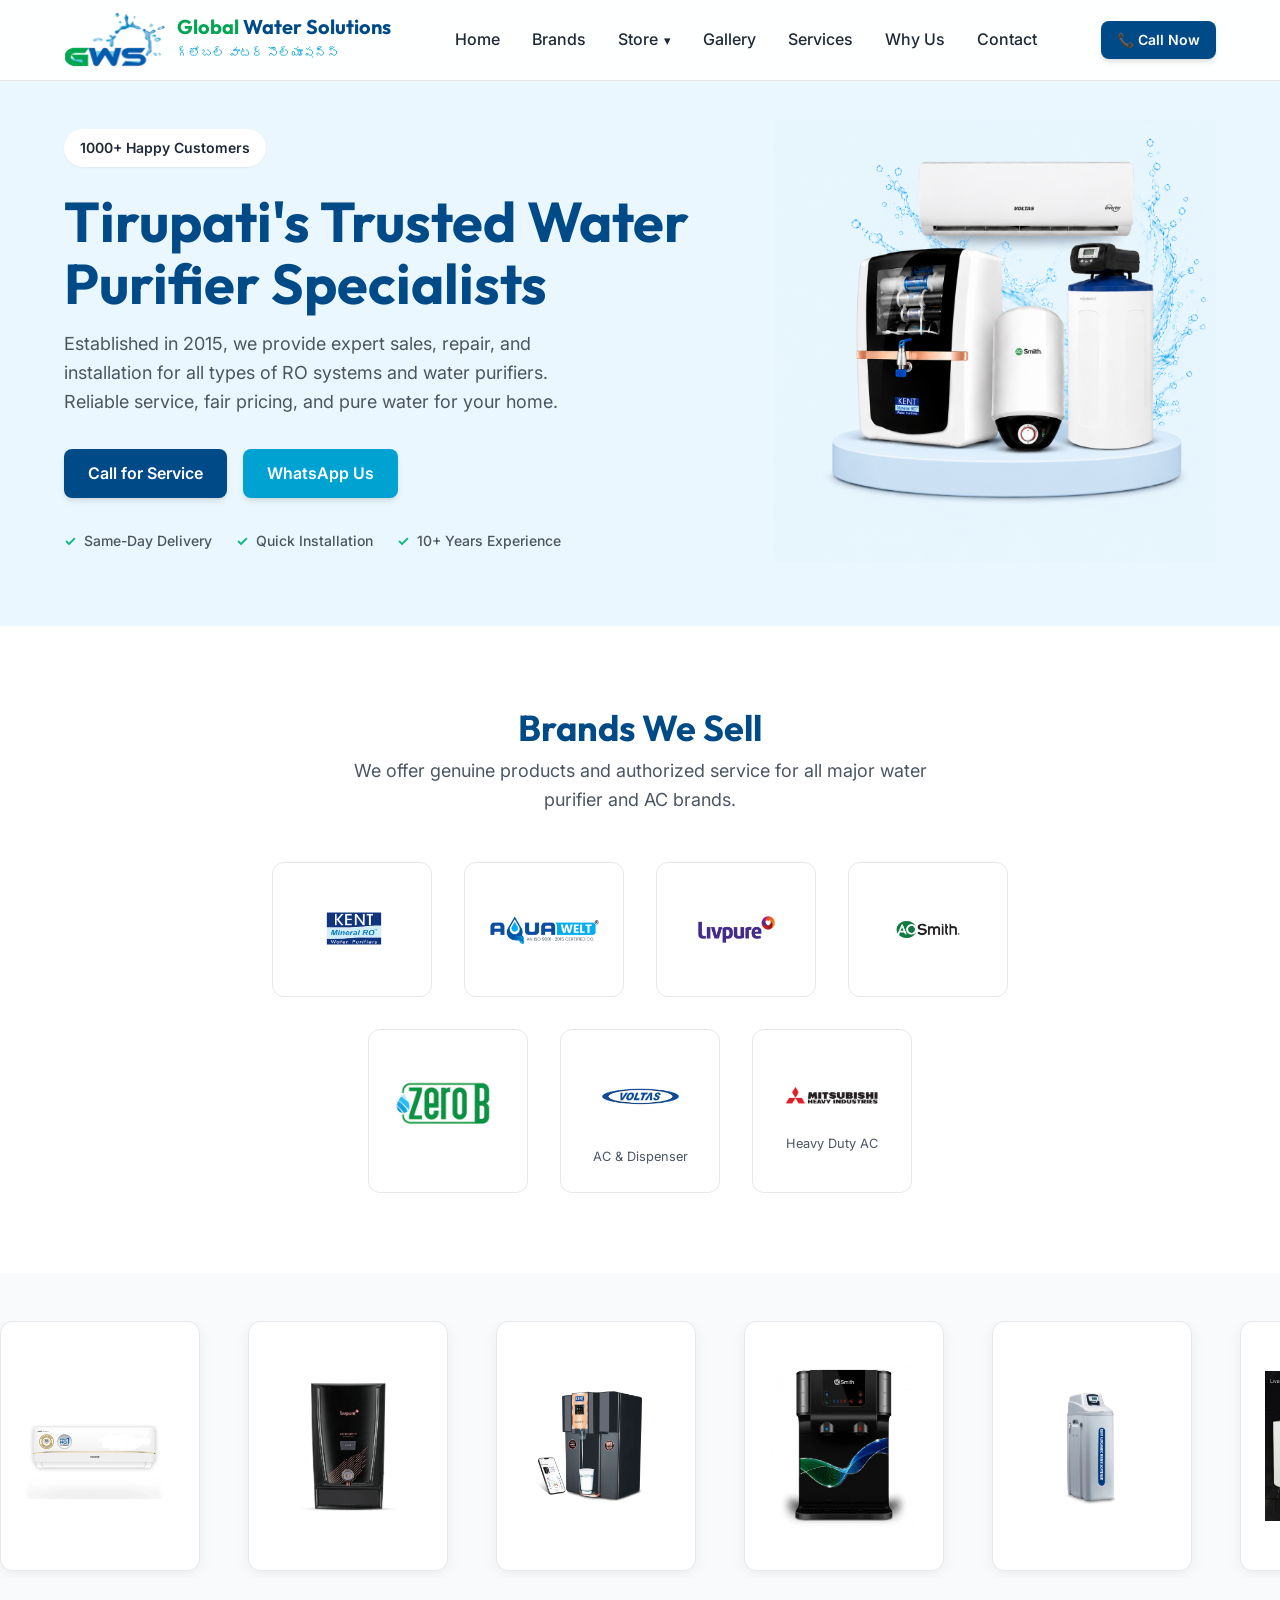
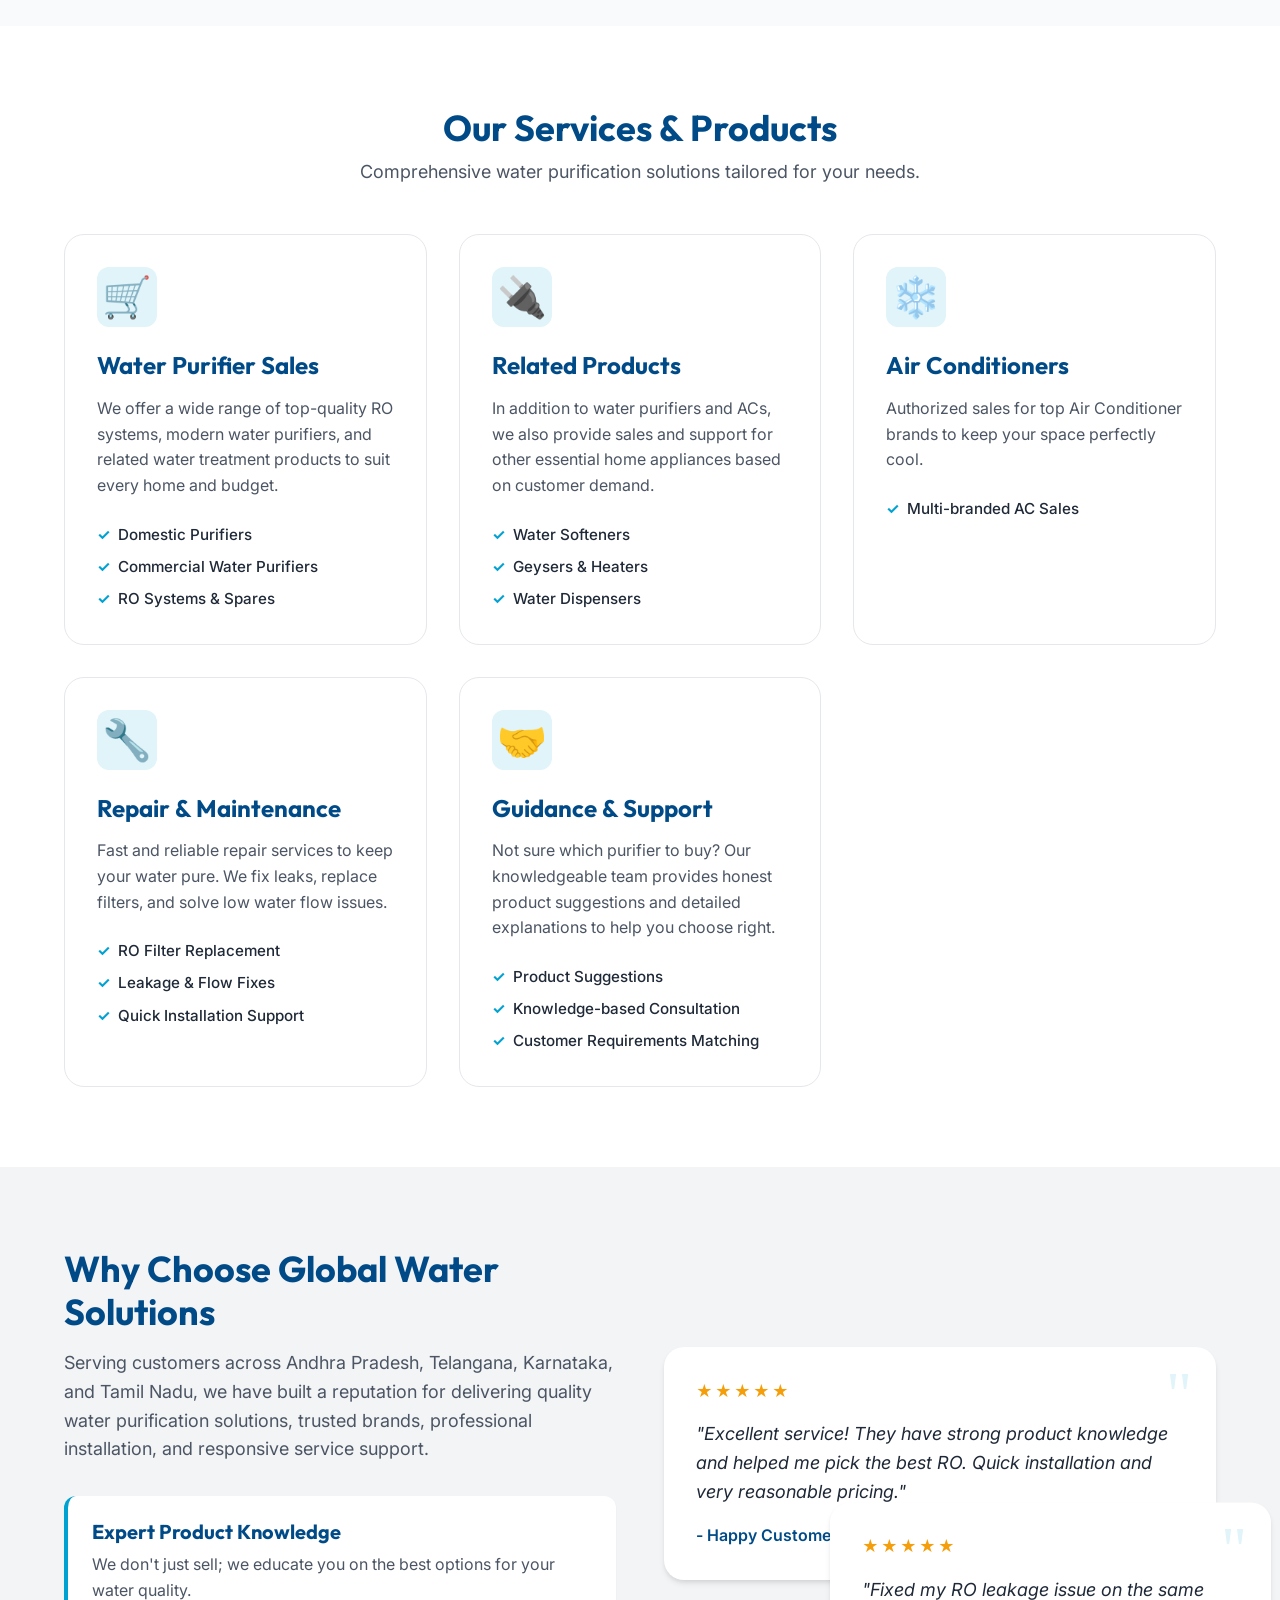
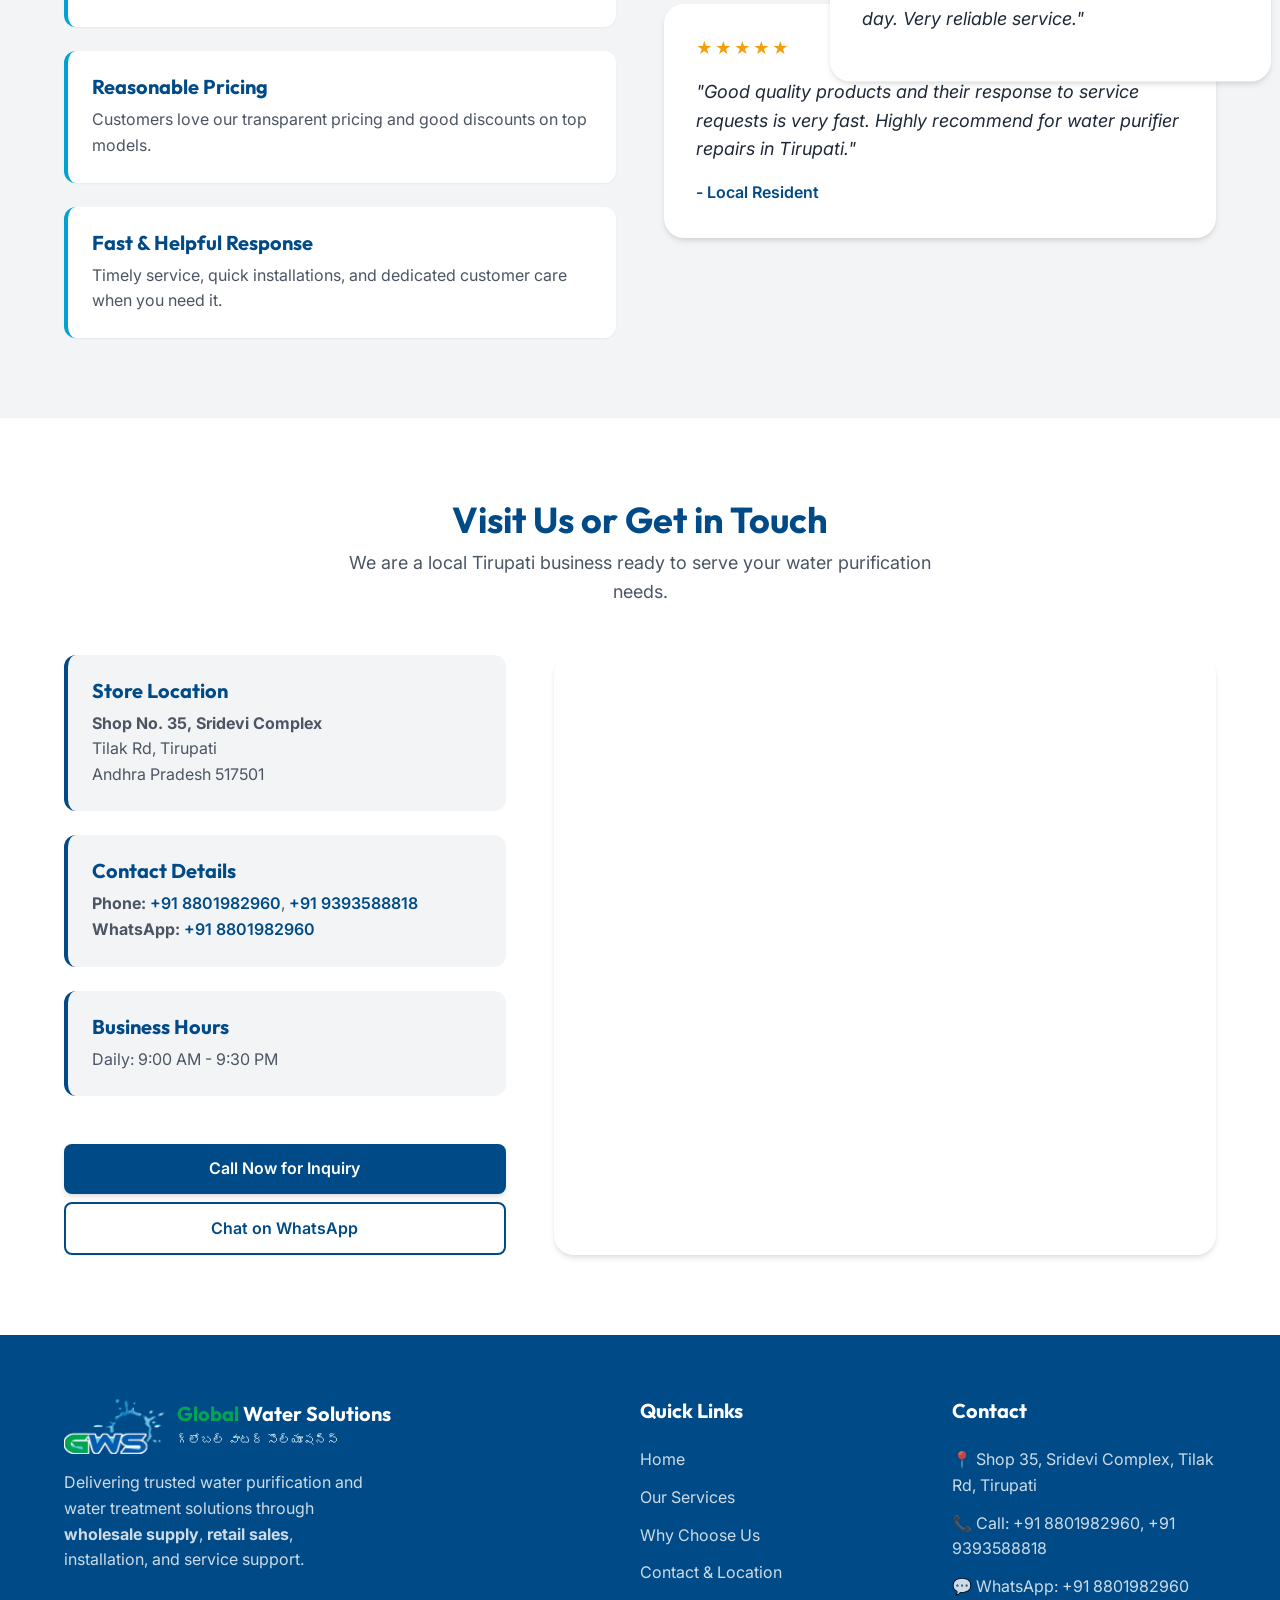
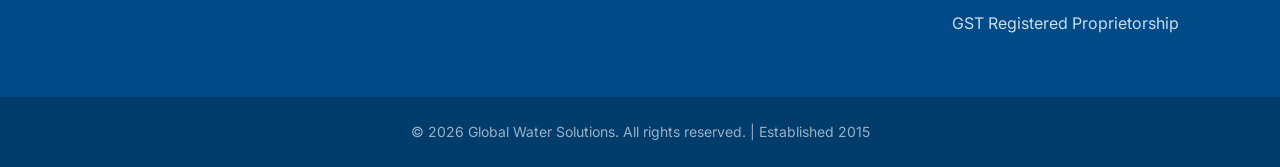
<file: index.html>
<!DOCTYPE html>
<html lang="en">
<head>
    <meta charset="UTF-8">
    <meta name="viewport" content="width=device-width, initial-scale=1.0">
    <title>Global Water Solutions | Tirupati Water Purifier Specialists</title>
    <meta name="description" content="Tirupati's trusted water purifier specialist since 2015. Sales, repair, replacement, and installation with a 5.0-star rating. Free delivery and same-day service.">
    <!-- Google Fonts -->
    <link rel="preconnect" href="https://fonts.googleapis.com">
    <link rel="preconnect" href="https://fonts.gstatic.com" crossorigin>
    <link href="https://fonts.googleapis.com/css2?family=Outfit:wght@300;400;500;600;700;800&family=Inter:wght@400;500;600&display=swap" rel="stylesheet">
    <link rel="stylesheet" href="style.css">
</head>
<body>
    <!-- Header -->
    <header id="navbar">
        <div class="container header-container">
            <a href="index.html" class="logo">
                <img src="src/LOGO.png" alt="Global Water Solutions Logo" class="brand-logo">
                <div class="logo-text">
                    <h1><span style="color: #00A651;">Global</span> Water Solutions</h1>
                    <span class="logo-telugu">గ్లోబల్ వాటర్ సొల్యూషన్స్</span>
                </div>
            </a>
            <nav class="desktop-nav">
                <a href="#home">Home</a>
                <a href="#brands">Brands</a>
                <div class="dropdown">
                    <a href="#">Store <span style="font-size: 0.8em; margin-left: 2px;">&#9662;</span></a>
                    <div class="dropdown-menu">
                        <a href="store-domestic-ro.html">RO Water Purifiers</a>
                        <a href="store-commercial-ro.html">Commercial RO Water Purifier Systems</a>
                        <a href="store-softeners.html">Softeners</a>
                        <a href="store-geysers.html">Geysers & Water Heaters</a>
                        <a href="store-ac.html">Air Conditioners</a>
                        <a href="store-spares.html">RO Spares</a>
                    </div>
                </div>
                <a href="#gallery">Gallery</a>
                <a href="#services">Services</a>
                <a href="#why-us">Why Us</a>
                <a href="#contact">Contact</a>
            </nav>
            <div class="header-cta">
                <a href="tel:+918801982960" class="btn btn-primary btn-sm">📞 Call Now</a>
                <button class="mobile-menu-btn" aria-label="Toggle Menu">
                    <span></span>
                    <span></span>
                    <span></span>
                </button>
            </div>
        </div>
        <!-- Mobile Menu -->
        <div class="mobile-menu">
            <a href="#home">Home</a>
            <a href="#brands">Brands</a>
            <a href="#">Store <span style="font-size: 0.8em; margin-left: 2px;">&#9662;</span></a>
            <div class="mobile-dropdown-menu">
                <a href="store-domestic-ro.html">RO Water Purifiers</a>
                <a href="store-commercial-ro.html">Commercial RO Water Purifier Systems</a>
                <a href="store-softeners.html">Softeners</a>
                <a href="store-geysers.html">Geysers & Water Heaters</a>
                <a href="store-ac.html">Air Conditioners</a>
                <a href="store-spares.html">RO Spares</a>
            </div>
            <a href="#gallery">Gallery</a>
            <a href="#services">Services</a>
            <a href="#why-us">Why Us</a>
            <a href="#contact">Contact</a>
        </div>
    </header>

    <main>
<!-- Hero Section -->
        <section id="home" class="hero">
            <div class="container hero-container">
                <div class="hero-content">
                    <div class="trust-badge">
                        <span class="rating-text">1000+ Happy Customers</span>
                    </div>
                    <h2 class="hero-title">Tirupati's Trusted Water Purifier Specialists</h2>
                    <p class="hero-description">
                        Established in 2015, we provide expert sales, repair, and installation for all types of RO systems and water purifiers. Reliable service, fair pricing, and pure water for your home.
                    </p>
                    <div class="hero-actions">
                        <a href="tel:+918801982960" class="btn btn-primary">Call for Service</a>
                        <a href="https://wa.me/918801982960" target="_blank" class="btn btn-secondary">WhatsApp Us</a>
                    </div>
                    <div class="hero-features">
                        <span><span class="check">✓</span> Same-Day Delivery</span>
                        <span><span class="check">✓</span> Quick Installation</span>
                        <span><span class="check">✓</span> 10+ Years Experience</span>
                    </div>
                </div>
                <div class="hero-image-wrapper">
                    <img src="src/products.png" alt="Global Water Solutions Products" class="hero-product-image">
                </div>
            </div>
        </section>

<!-- Brands We Sell Section -->
        <section id="brands" class="brands">
            <div class="container">
                <div class="section-header text-center">
                    <h2>Brands We Sell</h2>
                    <p>We offer genuine products and authorized service for all major water purifier and AC brands.</p>
                </div>
                <div class="brands-grid" style="max-width: 850px; margin: 0 auto;">
                    <div class="brand-card">
                        <img src="src/kent.jpg" alt="Kent">
                    </div>
                    <div class="brand-card">
                        <img src="src/aquawelt.png" alt="Aquawelt">
                    </div>
                    <div class="brand-card">
                        <img src="src/livpure.jpg" alt="Livpure">
                    </div>
                    <div class="brand-card">
                        <img src="src/aosmith.jpg" alt="AO Smith">
                    </div>
                    <div class="brand-card">
                        <img src="src/zerob.jpg" alt="Zero B">
                    </div>
                    <div class="brand-card">
                        <img src="src/voltas.jpg" alt="Voltas">
                        <p class="brand-desc">AC & Dispenser</p>
                    </div>
                    <div class="brand-card">
                        <img src="src/mitsubishi.jpg" alt="Mitsubishi">
                        <p class="brand-desc">Heavy Duty AC</p>
                    </div>
                </div>
            </div>
        </section>

<!-- Product Gallery Section -->
                <section id="gallery" class="gallery">
            <div class="gallery-marquee">
                <div class="marquee-content">
                    <img src="src/ac/Voltas ac.webp" alt="AC">
                    <img src="src/RO water/livpure-ro-pep-pro-grand-copper-.webp" alt="Livpure RO">
                    <img src="src/RO water/kent-sapphire-iot.webp" alt="KENT RO">
                    <img src="src/RO water/proplanet p7" alt="ProPlanet RO">
                    <img src="src/softners/kent-auto-soft-25L" alt="Kent Softener">
                    <img src="src/heaters/Aqualia_10L.webp" alt="Aqualia Heater">
                    <img src="src/heaters/Elegance_Prime_Ver" alt="Elegance Prime Heater">
                    <!-- Duplicate for infinite scroll -->
                    <img src="src/ac/Voltas ac.webp" alt="AC">
                    <img src="src/RO water/livpure-ro-pep-pro-grand-copper-.webp" alt="Livpure RO">
                    <img src="src/RO water/kent-sapphire-iot.webp" alt="KENT RO">
                    <img src="src/RO water/proplanet p7" alt="ProPlanet RO">
                    <img src="src/softners/kent-auto-soft-25L" alt="Kent Softener">
                    <img src="src/heaters/Aqualia_10L.webp" alt="Aqualia Heater">
                    <img src="src/heaters/Elegance_Prime_Ver" alt="Elegance Prime Heater">
                </div>
            </div>
        </section>

<!-- Services Section -->
        <section id="services" class="services">
            <div class="container">
                <div class="section-header text-center">
                    <h2>Our Services & Products</h2>
                    <p>Comprehensive water purification solutions tailored for your needs.</p>
                </div>
                
                <div class="services-grid">
                    <!-- Service 1 -->
                    <div class="service-card">
                        <div class="service-icon">🛒</div>
                        <h3>Water Purifier Sales</h3>
                        <p>We offer a wide range of top-quality RO systems, modern water purifiers, and related water treatment products to suit every home and budget.</p>
                        <ul class="service-list">
                            <li>Domestic Purifiers</li>
                            <li>Commercial Water Purifiers</li>
                            <li>RO Systems & Spares</li>
                        </ul>
                    </div>

                    <!-- Service 4 -->
                    <div class="service-card">
                        <div class="service-icon">🔌</div>
                        <h3>Related Products</h3>
                        <p>In addition to water purifiers and ACs, we also provide sales and support for other essential home appliances based on customer demand.</p>
                        <ul class="service-list">
                            <li>Water Softeners</li>
                            <li>Geysers & Heaters</li>
                            <li>Water Dispensers</li>
                        </ul>
                    </div>

                    <!-- Service 5 -->
                    <div class="service-card">
                        <div class="service-icon">❄️</div>
                        <h3>Air Conditioners</h3>
                        <p>Authorized sales for top Air Conditioner brands to keep your space perfectly cool.</p>
                        <ul class="service-list">
                            <li>Multi-branded AC Sales</li>
                        </ul>
                    </div>
                <!-- Service 2 -->
                    <div class="service-card">
                        <div class="service-icon">🔧</div>
                        <h3>Repair & Maintenance</h3>
                        <p>Fast and reliable repair services to keep your water pure. We fix leaks, replace filters, and solve low water flow issues.</p>
                        <ul class="service-list">
                            <li>RO Filter Replacement</li>
                            <li>Leakage & Flow Fixes</li>
                            <li>Quick Installation Support</li>
                        </ul>
                    </div>

                    <!-- Service 3 -->
                    <div class="service-card">
                        <div class="service-icon">🤝</div>
                        <h3>Guidance & Support</h3>
                        <p>Not sure which purifier to buy? Our knowledgeable team provides honest product suggestions and detailed explanations to help you choose right.</p>
                        <ul class="service-list">
                            <li>Product Suggestions</li>
                            <li>Knowledge-based Consultation</li>
                            <li>Customer Requirements Matching</li>
                        </ul>
                    </div>

                    </div>
            </div>
        </section>

<!-- Why Choose Us / Reviews Section -->
        <section id="why-us" class="why-us">
            <div class="container">
                <div class="why-us-grid">
                    <div class="why-us-content">
                        <h2>Why Choose Global Water Solutions</h2>
                        <p>Serving customers across Andhra Pradesh, Telangana, Karnataka, and Tamil Nadu, we have built a reputation for delivering quality water purification solutions, trusted brands, professional installation, and responsive service support.</p>
                        
                        <div class="feature-highlights">
                            <div class="highlight-item">
                                <h4>Expert Product Knowledge</h4>
                                <p>We don't just sell; we educate you on the best options for your water quality.</p>
                            </div>
                            <div class="highlight-item">
                                <h4>Reasonable Pricing</h4>
                                <p>Customers love our transparent pricing and good discounts on top models.</p>
                            </div>
                            <div class="highlight-item">
                                <h4>Fast & Helpful Response</h4>
                                <p>Timely service, quick installations, and dedicated customer care when you need it.</p>
                            </div>
                        </div>
                    </div>
                    <div class="reviews-showcase">
                        <div class="review-card">
                            <div class="stars">★★★★★</div>
                            <p class="review-text">"Excellent service! They have strong product knowledge and helped me pick the best RO. Quick installation and very reasonable pricing."</p>
                            <span class="reviewer">- Happy Customer</span>
                        </div>
                        <div class="review-card">
                            <div class="stars">★★★★★</div>
                            <p class="review-text">"Good quality products and their response to service requests is very fast. Highly recommend for water purifier repairs in Tirupati."</p>
                            <span class="reviewer">- Local Resident</span>
                        </div>
                        <div class="review-card floating-card">
                            <div class="stars">★★★★★</div>
                            <p class="review-text">"Fixed my RO leakage issue on the same day. Very reliable service."</p>
                        </div>
                    </div>
                </div>
            </div>
        </section>

<!-- Contact & Location Section -->
        <section id="contact" class="contact">
            <div class="container">
                <div class="section-header text-center">
                    <h2>Visit Us or Get in Touch</h2>
                    <p>We are a local Tirupati business ready to serve your water purification needs.</p>
                </div>
                
                <div class="contact-grid">
                    <div class="contact-info">
                        <div class="info-card">
                            <h3>Store Location</h3>
                            <p><strong>Shop No. 35, Sridevi Complex</strong><br>Tilak Rd, Tirupati<br>Andhra Pradesh 517501</p>
                        </div>
                        <div class="info-card">
                            <h3>Contact Details</h3>
                            <p><strong>Phone:</strong> <a href="tel:+918801982960">+91 8801982960</a>, <a href="tel:+919393588818">+91 9393588818</a></p>
                            <p><strong>WhatsApp:</strong> <a href="https://wa.me/918801982960">+91 8801982960</a></p>
                        </div>
                        <div class="info-card">
                            <h3>Business Hours</h3>
                            <p>Daily: 9:00 AM - 9:30 PM</p>
                        </div>
                        
                        <div class="contact-actions mt-4">
                            <a href="tel:+918801982960" class="btn btn-primary w-full text-center">Call Now for Inquiry</a>
                            <a href="https://wa.me/918801982960" target="_blank" class="btn btn-outline w-full text-center mt-2">Chat on WhatsApp</a>
                        </div>
                    </div>
                    
                    <div class="map-container" style="border-radius: var(--radius-lg); overflow: hidden; box-shadow: var(--shadow-md);">
                        <iframe 
                            src="https://maps.google.com/maps?q=13.634638,79.421603&z=16&output=embed" 
                            width="100%" 
                            height="100%" 
                            style="border:0; min-height: 400px;" 
                            allowfullscreen="" 
                            loading="lazy" 
                            referrerpolicy="no-referrer-when-downgrade">
                        </iframe>
                    </div>
                </div>
            </div>
        </section>
    </main>

    <!-- Footer -->
    <footer>
        <div class="container footer-container">
            <div class="footer-brand">
                <a href="index.html" class="logo">
                    <img src="src/LOGO.png" alt="Global Water Solutions Logo" class="brand-logo">
                    <div class="logo-text">
                        <h3><span style="color: #00A651;">Global</span> Water Solutions</h3>
                        <span class="logo-telugu">గ్లోబల్ వాటర్ సొల్యూషన్స్</span>
                    </div>
                </a>
                <p>Delivering trusted water purification and water treatment solutions through <strong>wholesale supply</strong>, <strong>retail sales</strong>, installation, and service support.</p>
            </div>
            <div class="footer-links">
                <h4>Quick Links</h4>
                <ul>
                    <li><a href="#home">Home</a></li>
                    <li><a href="#services">Our Services</a></li>
                    <li><a href="#why-us">Why Choose Us</a></li>
                    <li><a href="#contact">Contact & Location</a></li>
                </ul>
            </div>
            <div class="footer-contact">
                <h4>Contact</h4>
                <p><a href="https://www.google.com/maps/place/Global+Water+Solutions/@13.634712,79.421446,17z/data=!4m15!1m8!3m7!1s0x3a4d4ba5ccf7b1e5:0x3122dc1c02b946a7!2sGlobal+Water+Solutions!8m2!3d13.634638!4d79.421603!10e1!16s%2Fg%2F11f64hcysd!3m5!1s0x3a4d4ba5ccf7b1e5:0x3122dc1c02b946a7!8m2!3d13.634638!4d79.421603!16s%2Fg%2F11f64hcysd?entry=ttu" target="_blank">📍 Shop 35, Sridevi Complex, Tilak Rd, Tirupati</a></p>
                <p>📞 Call: <a href="tel:+918801982960">+91 8801982960</a>, <a href="tel:+919393588818">+91 9393588818</a></p>
                <p><a href="https://wa.me/918801982960" target="_blank">💬 WhatsApp: +91 8801982960</a></p>
                <p>GST Registered Proprietorship</p>
            </div>
        </div>
        <div class="footer-bottom">
            <div class="container">
                <p>&copy; 2026 Global Water Solutions. All rights reserved. | Established 2015</p>
            </div>
        </div>
    </footer>

    <script src="script.js"></script>
</body>
</html>
</file>
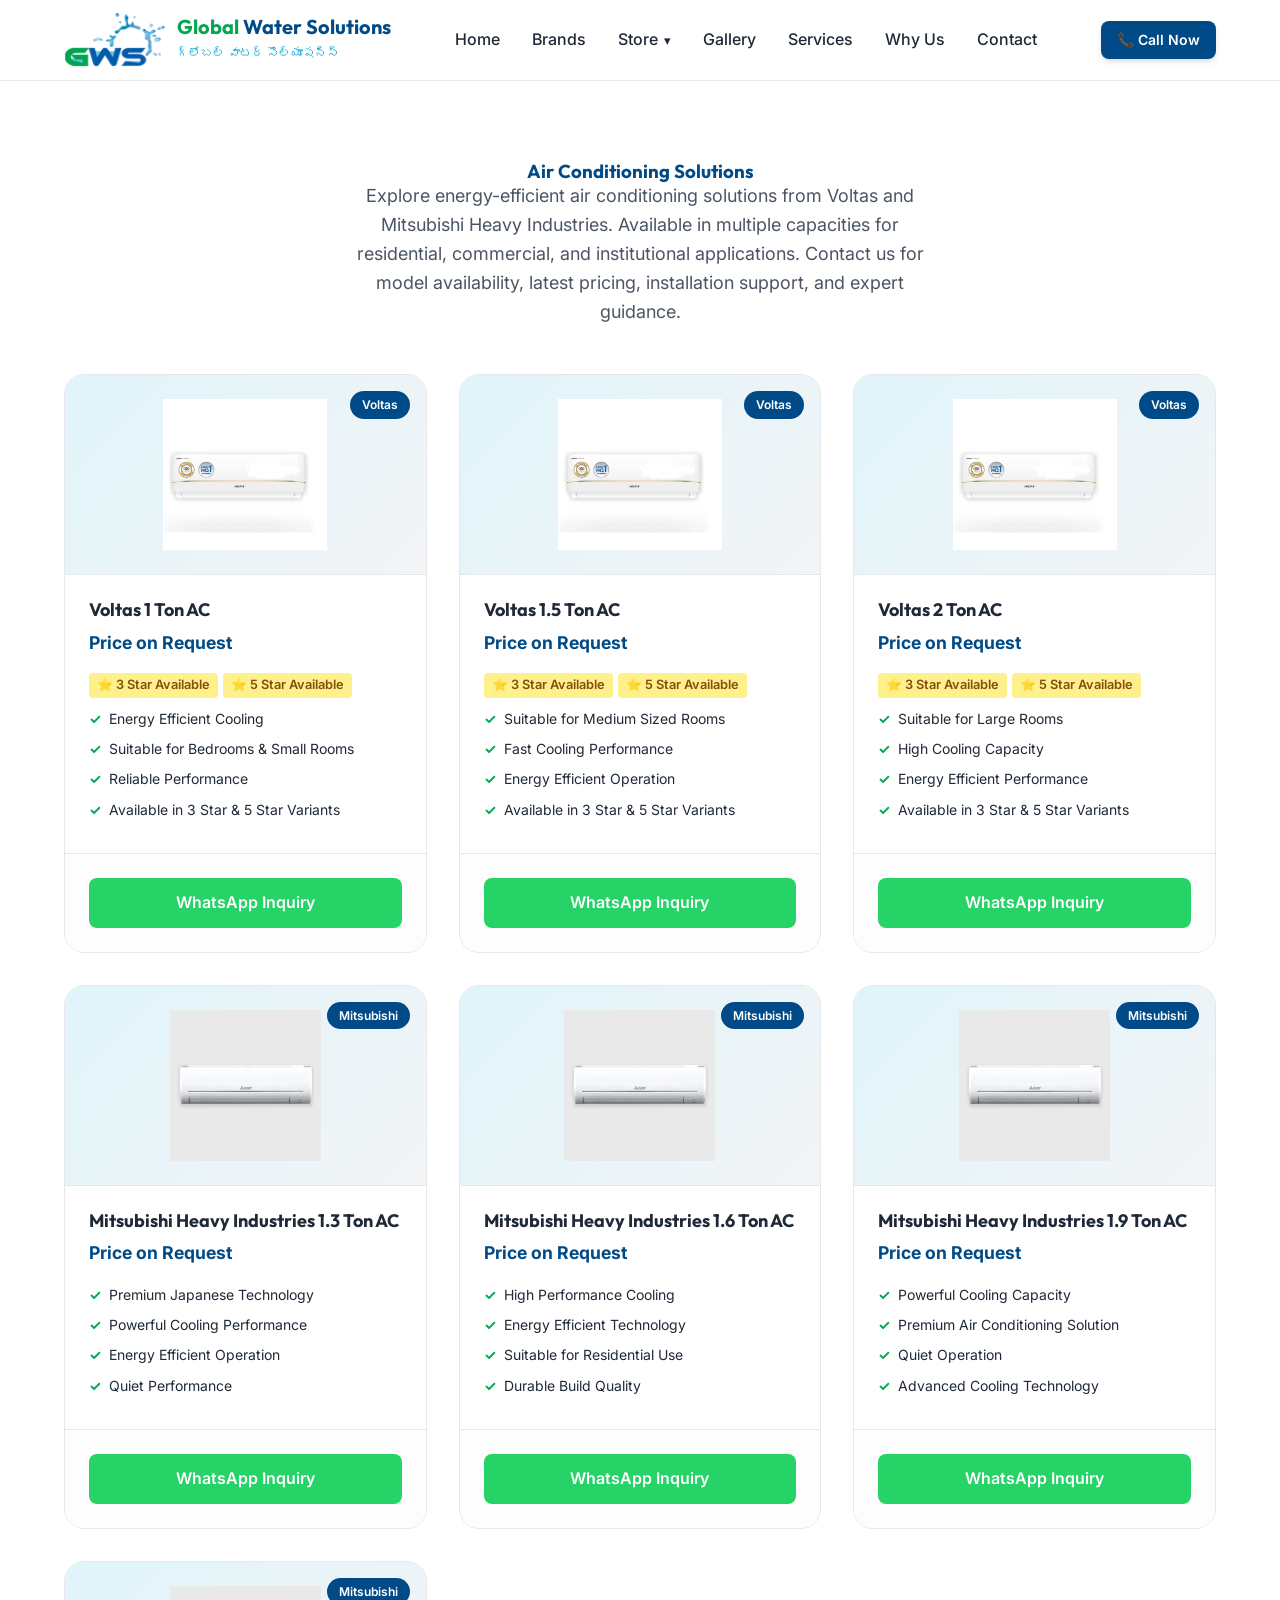
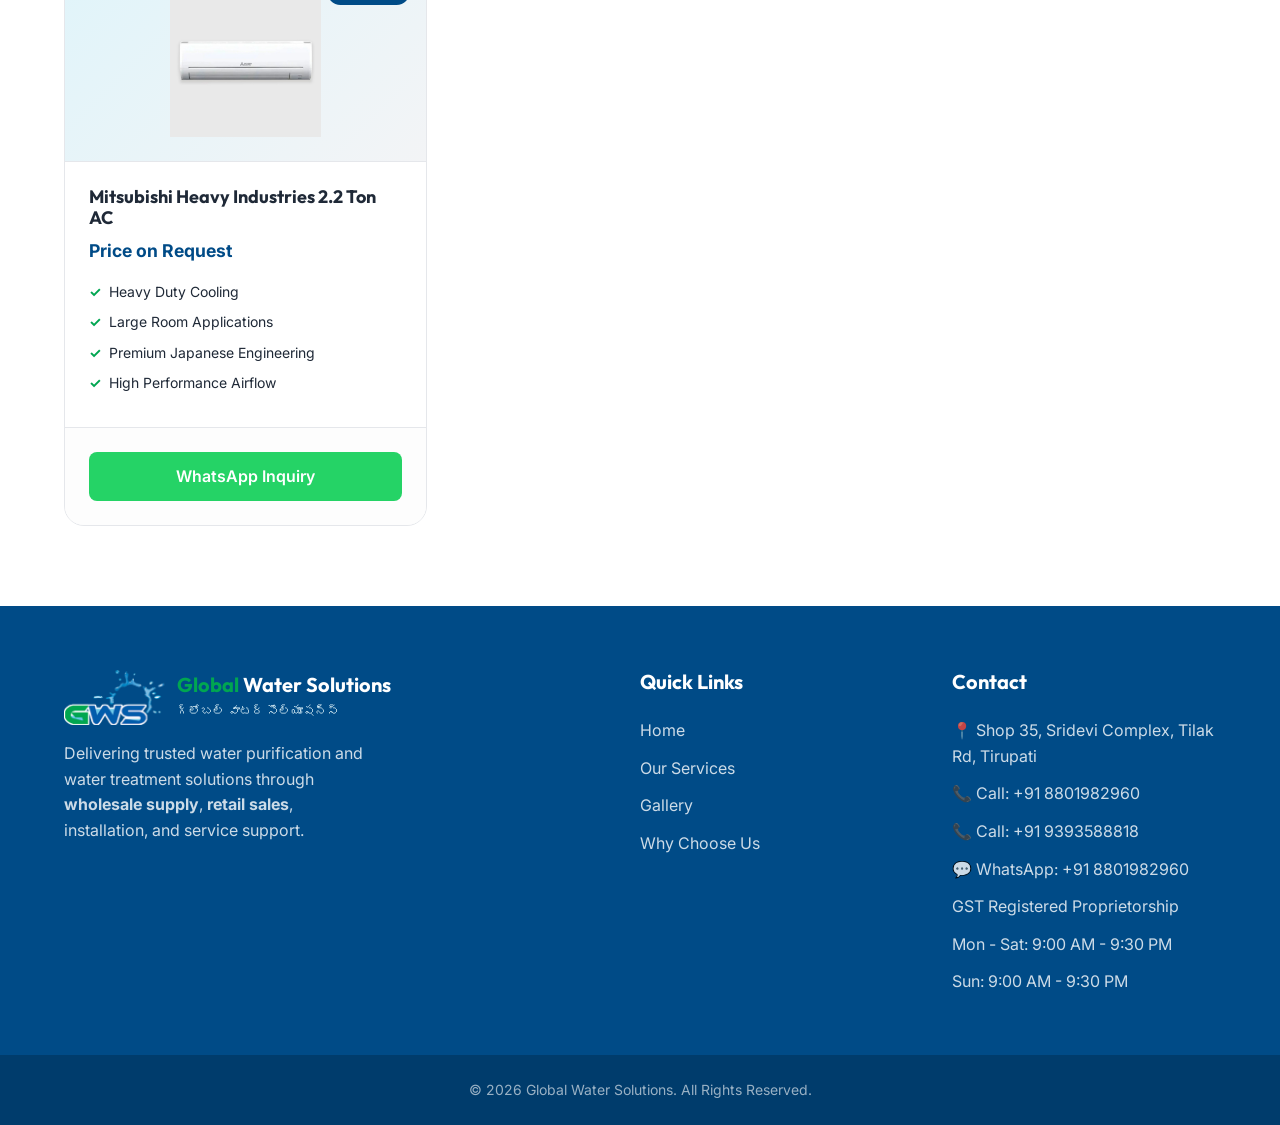
<file: store-ac.html>
<!DOCTYPE html>
<html lang="en">
<head>
    <meta charset="UTF-8">
    <meta name="viewport" content="width=device-width, initial-scale=1.0">
    <title>Air Conditioners | Global Water Solutions</title>
    <link rel="preconnect" href="https://fonts.googleapis.com">
    <link rel="preconnect" href="https://fonts.gstatic.com" crossorigin>
    <link href="https://fonts.googleapis.com/css2?family=Outfit:wght@300;400;500;600;700;800&family=Inter:wght@400;500;600&display=swap" rel="stylesheet">
    <link rel="stylesheet" href="style.css">
</head>
<body>
    <!-- Header -->
    <header id="navbar">
        <div class="container header-container">
            <a href="index.html" class="logo">
                <img src="src/LOGO.png" alt="Global Water Solutions Logo" class="brand-logo">
                <div class="logo-text">
                    <h1><span style="color: #00A651;">Global</span> Water Solutions</h1>
                    <span class="logo-telugu">గ్లోబల్ వాటర్ సొల్యూషన్స్</span>
                </div>
            </a>
            <nav class="desktop-nav">
                <a href="index.html#home">Home</a>
                <a href="index.html#brands">Brands</a>
                <div class="dropdown">
                    <a href="#">Store <span style="font-size: 0.8em; margin-left: 2px;">&#9662;</span></a>
                    <div class="dropdown-menu">
                        <a href="store-domestic-ro.html">RO Water Purifiers</a>
                        <a href="store-commercial-ro.html">Commercial RO Water Purifier Systems</a>
                        <a href="store-softeners.html">Softeners</a>
                        <a href="store-geysers.html">Geysers & Water Heaters</a>
                        <a href="store-ac.html">Air Conditioners</a>
                        <a href="store-spares.html">RO Spares</a>
                    </div>
                </div>
                <a href="index.html#gallery">Gallery</a>
                <a href="index.html#services">Services</a>
                <a href="index.html#why-us">Why Us</a>
                <a href="index.html#contact">Contact</a>
            </nav>
            <div class="header-cta">
                <a href="tel:+918801982960" class="btn btn-primary btn-sm">📞 Call Now</a>
                <button class="mobile-menu-btn" aria-label="Toggle Menu">
                    <span></span>
                    <span></span>
                    <span></span>
                </button>
            </div>
        </div>
        <!-- Mobile Menu -->
        <div class="mobile-menu">
            <a href="index.html#home">Home</a>
            <a href="index.html#brands">Brands</a>
            <a href="#">Store <span style="font-size: 0.8em; margin-left: 2px;">&#9662;</span></a>
            <div class="mobile-dropdown-menu">
                <a href="store-domestic-ro.html">RO Water Purifiers</a>
                <a href="store-commercial-ro.html">Commercial RO Water Purifier Systems</a>
                <a href="store-softeners.html">Softeners</a>
                <a href="store-geysers.html">Geysers & Water Heaters</a>
                <a href="store-ac.html">Air Conditioners</a>
                <a href="store-spares.html">RO Spares</a>
            </div>
            <a href="index.html#gallery">Gallery</a>
            <a href="index.html#services">Services</a>
            <a href="index.html#why-us">Why Us</a>
            <a href="index.html#contact">Contact</a>
        </div>
    </header>

    
    <main>
        <div style="padding-top: 80px;"></div>

        <section id="ac-systems" class="store-section bg-light-blue">
            <div class="container">
                <div class="section-header text-center">
                    <h3 class="section-title">Air Conditioning Solutions</h3>
                    <p class="section-desc">Explore energy-efficient air conditioning solutions from Voltas and Mitsubishi Heavy Industries. Available in multiple capacities for residential, commercial, and institutional applications. Contact us for model availability, latest pricing, installation support, and expert guidance.</p>
                </div>
                
                <div class="product-grid">

                    <!-- Voltas 1 Ton AC -->
                    <div class="product-card">
                        <div class="product-img-box">
                            <span class="product-tag">Voltas</span>
                            <img src="src/ac/Voltas ac.webp" alt="Voltas 1 Ton AC" class="product-img">
                        </div>
                        <div class="product-info">
                            <h4>Voltas 1 Ton AC</h4>
                            <p class="price" style="font-size: 1.1rem; color: var(--clr-primary);">Price on Request</p>
                            <div class="star-badges" style="margin-bottom: 10px; display: flex; gap: 5px;">
                                <span style="background: #fef08a; color: #854d0e; padding: 2px 8px; border-radius: 4px; font-size: 0.8rem; font-weight: 600; display: inline-flex; align-items: center;">⭐ 3 Star Available</span>
                                <span style="background: #fef08a; color: #854d0e; padding: 2px 8px; border-radius: 4px; font-size: 0.8rem; font-weight: 600; display: inline-flex; align-items: center;">⭐ 5 Star Available</span>
                            </div>
                            <ul class="features-list">
                                <li>Energy Efficient Cooling</li>
                                <li>Suitable for Bedrooms & Small Rooms</li>
                                <li>Reliable Performance</li>
                                <li>Available in 3 Star & 5 Star Variants</li>
                            </ul>
                        </div>
                        <div class="product-actions">
                            <a href="https://wa.me/918801982960?text=Hi,%20I%20would%20like%20to%20get%20the%20latest%20price%20for%20the%20Voltas%201%20Ton%20AC" target="_blank" class="btn btn-whatsapp">WhatsApp Inquiry</a>
                        </div>
                    </div>
                    <!-- Voltas 1.5 Ton AC -->
                    <div class="product-card">
                        <div class="product-img-box">
                            <span class="product-tag">Voltas</span>
                            <img src="src/ac/Voltas ac.webp" alt="Voltas 1.5 Ton AC" class="product-img">
                        </div>
                        <div class="product-info">
                            <h4>Voltas 1.5 Ton AC</h4>
                            <p class="price" style="font-size: 1.1rem; color: var(--clr-primary);">Price on Request</p>
                            <div class="star-badges" style="margin-bottom: 10px; display: flex; gap: 5px;">
                                <span style="background: #fef08a; color: #854d0e; padding: 2px 8px; border-radius: 4px; font-size: 0.8rem; font-weight: 600; display: inline-flex; align-items: center;">⭐ 3 Star Available</span>
                                <span style="background: #fef08a; color: #854d0e; padding: 2px 8px; border-radius: 4px; font-size: 0.8rem; font-weight: 600; display: inline-flex; align-items: center;">⭐ 5 Star Available</span>
                            </div>
                            <ul class="features-list">
                                <li>Suitable for Medium Sized Rooms</li>
                                <li>Fast Cooling Performance</li>
                                <li>Energy Efficient Operation</li>
                                <li>Available in 3 Star & 5 Star Variants</li>
                            </ul>
                        </div>
                        <div class="product-actions">
                            <a href="https://wa.me/918801982960?text=Hi,%20I%20would%20like%20to%20get%20the%20latest%20price%20for%20the%20Voltas%201.5%20Ton%20AC" target="_blank" class="btn btn-whatsapp">WhatsApp Inquiry</a>
                        </div>
                    </div>
                    <!-- Voltas 2 Ton AC -->
                    <div class="product-card">
                        <div class="product-img-box">
                            <span class="product-tag">Voltas</span>
                            <img src="src/ac/Voltas ac.webp" alt="Voltas 2 Ton AC" class="product-img">
                        </div>
                        <div class="product-info">
                            <h4>Voltas 2 Ton AC</h4>
                            <p class="price" style="font-size: 1.1rem; color: var(--clr-primary);">Price on Request</p>
                            <div class="star-badges" style="margin-bottom: 10px; display: flex; gap: 5px;">
                                <span style="background: #fef08a; color: #854d0e; padding: 2px 8px; border-radius: 4px; font-size: 0.8rem; font-weight: 600; display: inline-flex; align-items: center;">⭐ 3 Star Available</span>
                                <span style="background: #fef08a; color: #854d0e; padding: 2px 8px; border-radius: 4px; font-size: 0.8rem; font-weight: 600; display: inline-flex; align-items: center;">⭐ 5 Star Available</span>
                            </div>
                            <ul class="features-list">
                                <li>Suitable for Large Rooms</li>
                                <li>High Cooling Capacity</li>
                                <li>Energy Efficient Performance</li>
                                <li>Available in 3 Star & 5 Star Variants</li>
                            </ul>
                        </div>
                        <div class="product-actions">
                            <a href="https://wa.me/918801982960?text=Hi,%20I%20would%20like%20to%20get%20the%20latest%20price%20for%20the%20Voltas%202%20Ton%20AC" target="_blank" class="btn btn-whatsapp">WhatsApp Inquiry</a>
                        </div>
                    </div>
                    <!-- Mitsubishi Heavy Industries 1.3 Ton AC -->
                    <div class="product-card">
                        <div class="product-img-box">
                            <span class="product-tag">Mitsubishi</span>
                            <img src="src/ac/mitsubishi ac.jpg" alt="Mitsubishi Heavy Industries 1.3 Ton AC" class="product-img">
                        </div>
                        <div class="product-info">
                            <h4>Mitsubishi Heavy Industries 1.3 Ton AC</h4>
                            <p class="price" style="font-size: 1.1rem; color: var(--clr-primary);">Price on Request</p>
                            <ul class="features-list">
                                <li>Premium Japanese Technology</li>
                                <li>Powerful Cooling Performance</li>
                                <li>Energy Efficient Operation</li>
                                <li>Quiet Performance</li>
                            </ul>
                        </div>
                        <div class="product-actions">
                            <a href="https://wa.me/918801982960?text=Hi,%20I%20would%20like%20to%20get%20the%20latest%20price%20for%20the%20Mitsubishi%20Heavy%20Industries%201.3%20Ton%20AC" target="_blank" class="btn btn-whatsapp">WhatsApp Inquiry</a>
                        </div>
                    </div>
                    <!-- Mitsubishi Heavy Industries 1.6 Ton AC -->
                    <div class="product-card">
                        <div class="product-img-box">
                            <span class="product-tag">Mitsubishi</span>
                            <img src="src/ac/mitsubishi ac.jpg" alt="Mitsubishi Heavy Industries 1.6 Ton AC" class="product-img">
                        </div>
                        <div class="product-info">
                            <h4>Mitsubishi Heavy Industries 1.6 Ton AC</h4>
                            <p class="price" style="font-size: 1.1rem; color: var(--clr-primary);">Price on Request</p>
                            <ul class="features-list">
                                <li>High Performance Cooling</li>
                                <li>Energy Efficient Technology</li>
                                <li>Suitable for Residential Use</li>
                                <li>Durable Build Quality</li>
                            </ul>
                        </div>
                        <div class="product-actions">
                            <a href="https://wa.me/918801982960?text=Hi,%20I%20would%20like%20to%20get%20the%20latest%20price%20for%20the%20Mitsubishi%20Heavy%20Industries%201.6%20Ton%20AC" target="_blank" class="btn btn-whatsapp">WhatsApp Inquiry</a>
                        </div>
                    </div>
                    <!-- Mitsubishi Heavy Industries 1.9 Ton AC -->
                    <div class="product-card">
                        <div class="product-img-box">
                            <span class="product-tag">Mitsubishi</span>
                            <img src="src/ac/mitsubishi ac.jpg" alt="Mitsubishi Heavy Industries 1.9 Ton AC" class="product-img">
                        </div>
                        <div class="product-info">
                            <h4>Mitsubishi Heavy Industries 1.9 Ton AC</h4>
                            <p class="price" style="font-size: 1.1rem; color: var(--clr-primary);">Price on Request</p>
                            <ul class="features-list">
                                <li>Powerful Cooling Capacity</li>
                                <li>Premium Air Conditioning Solution</li>
                                <li>Quiet Operation</li>
                                <li>Advanced Cooling Technology</li>
                            </ul>
                        </div>
                        <div class="product-actions">
                            <a href="https://wa.me/918801982960?text=Hi,%20I%20would%20like%20to%20get%20the%20latest%20price%20for%20the%20Mitsubishi%20Heavy%20Industries%201.9%20Ton%20AC" target="_blank" class="btn btn-whatsapp">WhatsApp Inquiry</a>
                        </div>
                    </div>
                    <!-- Mitsubishi Heavy Industries 2.2 Ton AC -->
                    <div class="product-card">
                        <div class="product-img-box">
                            <span class="product-tag">Mitsubishi</span>
                            <img src="src/ac/mitsubishi ac.jpg" alt="Mitsubishi Heavy Industries 2.2 Ton AC" class="product-img">
                        </div>
                        <div class="product-info">
                            <h4>Mitsubishi Heavy Industries 2.2 Ton AC</h4>
                            <p class="price" style="font-size: 1.1rem; color: var(--clr-primary);">Price on Request</p>
                            <ul class="features-list">
                                <li>Heavy Duty Cooling</li>
                                <li>Large Room Applications</li>
                                <li>Premium Japanese Engineering</li>
                                <li>High Performance Airflow</li>
                            </ul>
                        </div>
                        <div class="product-actions">
                            <a href="https://wa.me/918801982960?text=Hi,%20I%20would%20like%20to%20get%20the%20latest%20price%20for%20the%20Mitsubishi%20Heavy%20Industries%202.2%20Ton%20AC" target="_blank" class="btn btn-whatsapp">WhatsApp Inquiry</a>
                        </div>
                    </div>
                </div>
            </div>
        </section>
    </main>


    <!-- Footer -->
    <footer>
        <div class="container footer-container">
            <div class="footer-brand">
                <a href="index.html" class="logo">
                    <img src="src/LOGO.png" alt="Global Water Solutions Logo" class="brand-logo">
                    <div class="logo-text">
                        <h3><span style="color: #00A651;">Global</span> Water Solutions</h3>
                        <span class="logo-telugu">గ్లోబల్ వాటర్ సొల్యూషన్స్</span>
                    </div>
                </a>
                <p>Delivering trusted water purification and water treatment solutions through <strong>wholesale supply</strong>, <strong>retail sales</strong>, installation, and service support.</p>
            </div>
            <div class="footer-links">
                <h4>Quick Links</h4>
                <ul>
                    <li><a href="index.html#home">Home</a></li>
                    <li><a href="index.html#services">Our Services</a></li>
                    <li><a href="index.html#gallery">Gallery</a></li>
                    <li><a href="index.html#why-us">Why Choose Us</a></li>
                </ul>
            </div>
            <div class="footer-contact">
                <h4>Contact</h4>
                <p>📍 <a href="https://www.google.com/maps/place/Global+Water+Solutions/@13.634712,79.421446,17z/data=!4m15!1m8!3m7!1s0x3a4d4ba5ccf7b1e5:0x3122dc1c02b946a7!2sGlobal+Water+Solutions!8m2!3d13.634638!4d79.421603!10e1!16s%2Fg%2F11f64hcysd!3m5!1s0x3a4d4ba5ccf7b1e5:0x3122dc1c02b946a7!8m2!3d13.634638!4d79.421603!16s%2Fg%2F11f64hcysd?entry=ttu&g_ep=EgoyMDI2MDUyNy4wIKXMDSoASAFQAw%3D%3D" target="_blank" class="contact-link">Shop 35, Sridevi Complex, Tilak Rd, Tirupati</a></p>
                <p>📞 <a href="tel:+918801982960" class="contact-link">Call: +91 8801982960</a></p>
                <p>📞 <a href="tel:+919393588818" class="contact-link">Call: +91 9393588818</a></p>
                <p>💬 <a href="https://wa.me/918801982960" target="_blank" class="contact-link">WhatsApp: +91 8801982960</a></p>
                <p>GST Registered Proprietorship</p>
                <p>Mon - Sat: 9:00 AM - 9:30 PM</p>
                <p>Sun: 9:00 AM - 9:30 PM</p>
            </div>
        </div>
        <div class="footer-bottom">
            <div class="container">
                <p>&copy; 2026 Global Water Solutions. All Rights Reserved.</p>
            </div>
        </div>
    </footer>
</body>
</html>
</file>
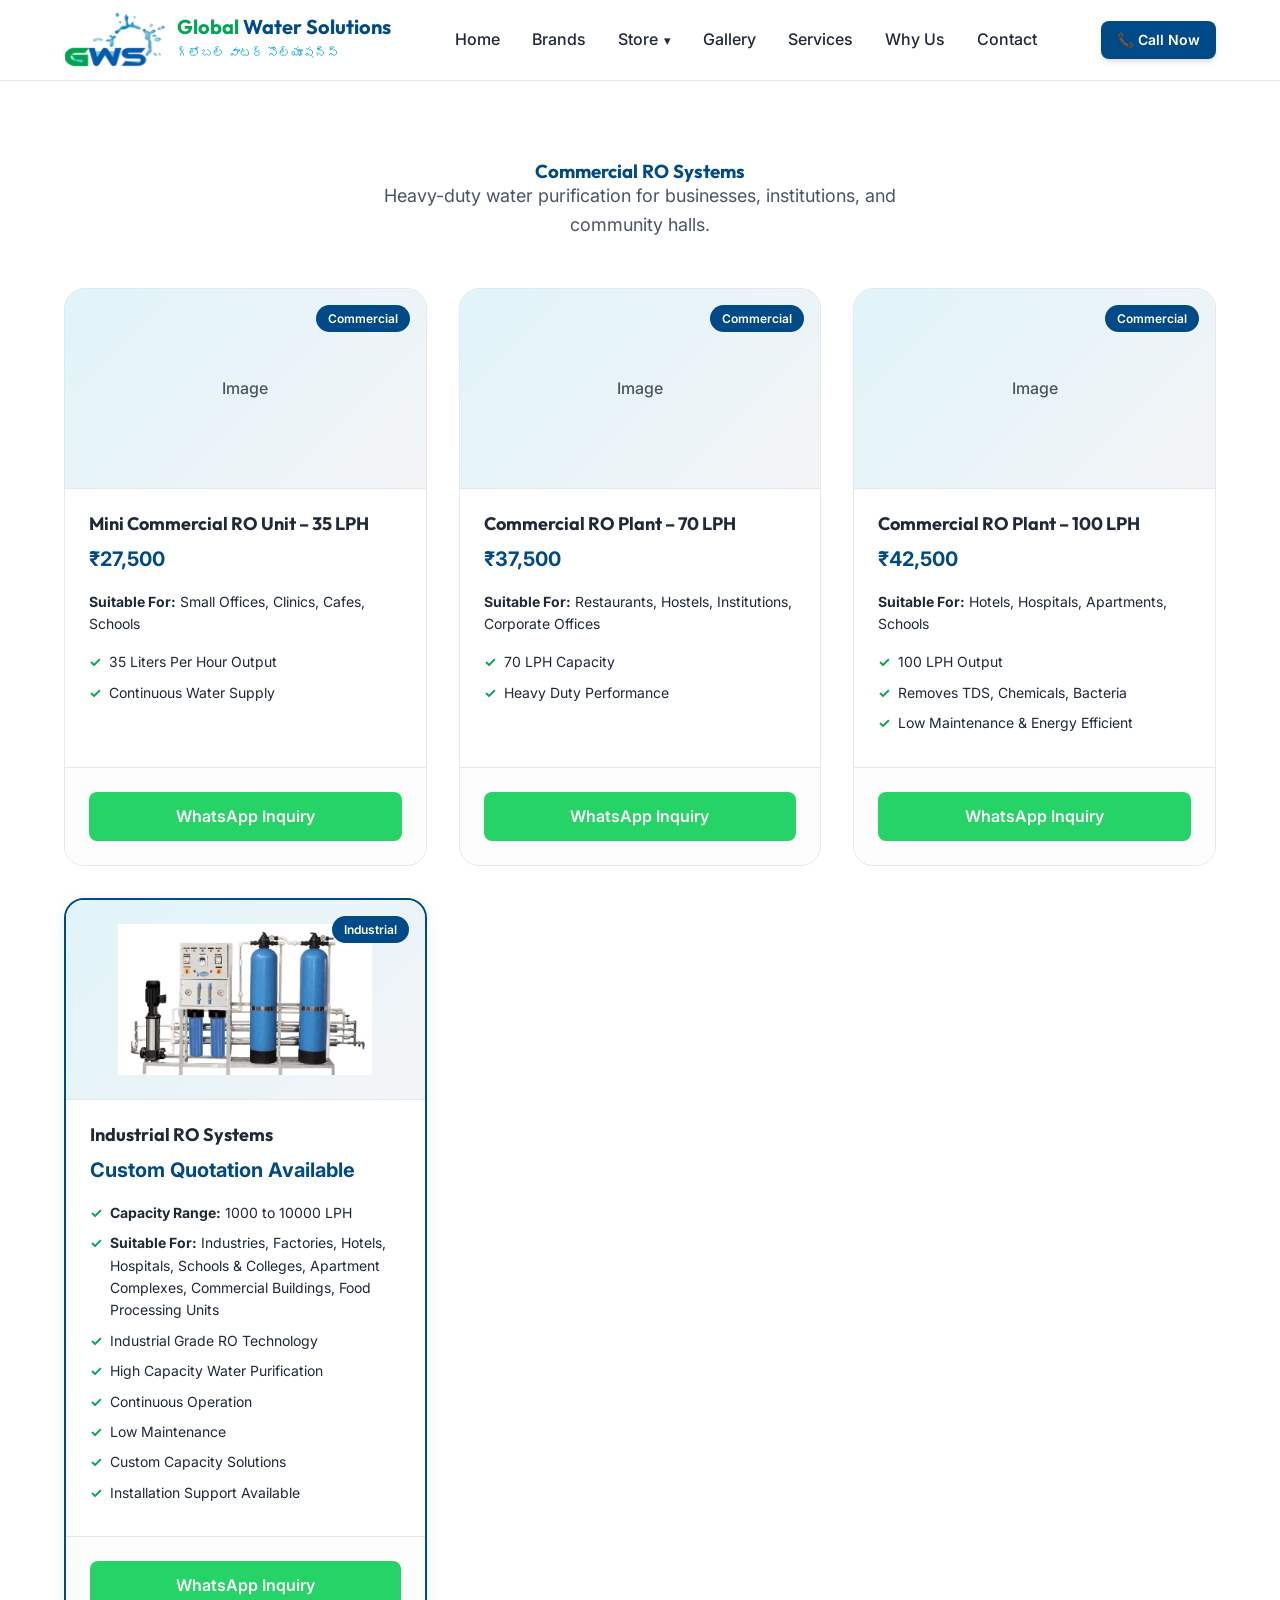
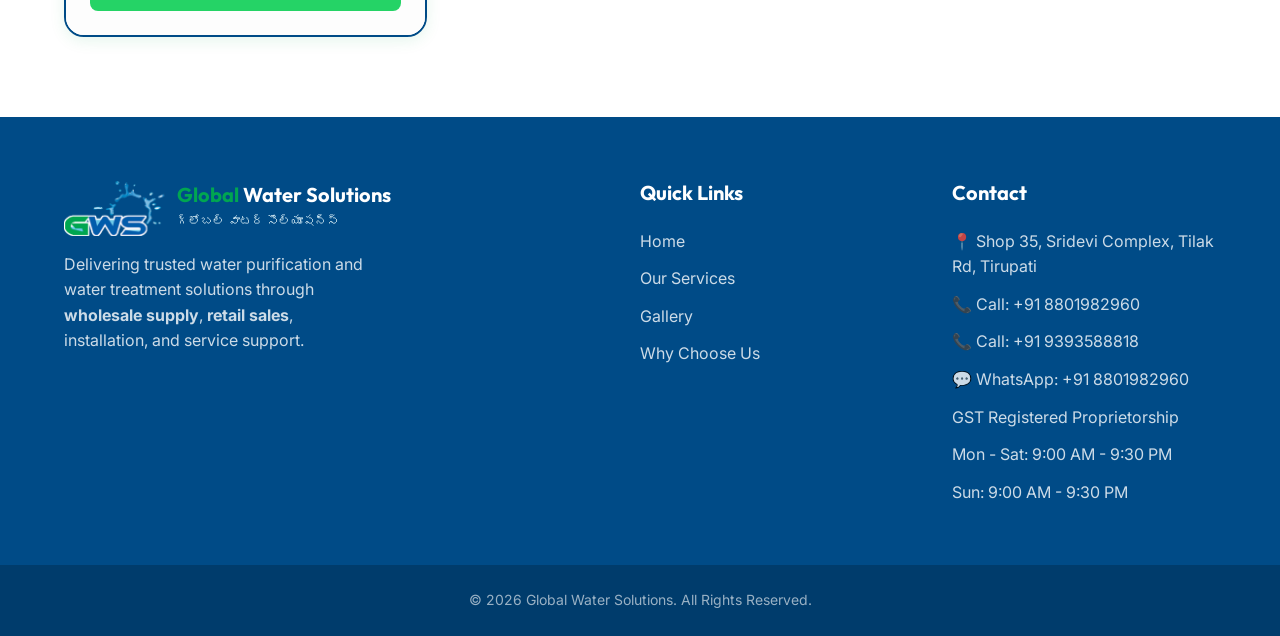
<file: store-commercial-ro.html>
<!DOCTYPE html>
<html lang="en">
<head>
    <meta charset="UTF-8">
    <meta name="viewport" content="width=device-width, initial-scale=1.0">
    <title>Commercial RO Systems | Global Water Solutions</title>
    <link rel="preconnect" href="https://fonts.googleapis.com">
    <link rel="preconnect" href="https://fonts.gstatic.com" crossorigin>
    <link href="https://fonts.googleapis.com/css2?family=Outfit:wght@300;400;500;600;700;800&family=Inter:wght@400;500;600&display=swap" rel="stylesheet">
    <link rel="stylesheet" href="style.css">
</head>
<body>
    <!-- Header -->
    <header id="navbar">
        <div class="container header-container">
            <a href="index.html" class="logo">
                <img src="src/LOGO.png" alt="Global Water Solutions Logo" class="brand-logo">
                <div class="logo-text">
                    <h1><span style="color: #00A651;">Global</span> Water Solutions</h1>
                    <span class="logo-telugu">గ్లోబల్ వాటర్ సొల్యూషన్స్</span>
                </div>
            </a>
            <nav class="desktop-nav">
                <a href="index.html#home">Home</a>
                <a href="index.html#brands">Brands</a>
                <div class="dropdown">
                    <a href="#">Store <span style="font-size: 0.8em; margin-left: 2px;">&#9662;</span></a>
                    <div class="dropdown-menu">
                        <a href="store-domestic-ro.html">RO Water Purifiers</a>
                        <a href="store-commercial-ro.html">Commercial RO Water Purifier Systems</a>
                        <a href="store-softeners.html">Softeners</a>
                        <a href="store-geysers.html">Geysers & Water Heaters</a>
                        <a href="store-ac.html">Air Conditioners</a>
                        <a href="store-spares.html">RO Spares</a>
                    </div>
                </div>
                <a href="index.html#gallery">Gallery</a>
                <a href="index.html#services">Services</a>
                <a href="index.html#why-us">Why Us</a>
                <a href="index.html#contact">Contact</a>
            </nav>
            <div class="header-cta">
                <a href="tel:+918801982960" class="btn btn-primary btn-sm">📞 Call Now</a>
                <button class="mobile-menu-btn" aria-label="Toggle Menu">
                    <span></span>
                    <span></span>
                    <span></span>
                </button>
            </div>
        </div>
        <!-- Mobile Menu -->
        <div class="mobile-menu">
            <a href="index.html#home">Home</a>
            <a href="index.html#brands">Brands</a>
            <a href="#">Store <span style="font-size: 0.8em; margin-left: 2px;">&#9662;</span></a>
            <div class="mobile-dropdown-menu">
                <a href="store-domestic-ro.html">RO Water Purifiers</a>
                <a href="store-commercial-ro.html">Commercial RO Water Purifier Systems</a>
                <a href="store-softeners.html">Softeners</a>
                <a href="store-geysers.html">Geysers & Water Heaters</a>
                <a href="store-ac.html">Air Conditioners</a>
                <a href="store-spares.html">RO Spares</a>
            </div>
            <a href="index.html#gallery">Gallery</a>
            <a href="index.html#services">Services</a>
            <a href="index.html#why-us">Why Us</a>
            <a href="index.html#contact">Contact</a>
        </div>
    </header>

    <main>
        <div style="padding-top: 80px;"></div>

        <!-- COMMERCIAL RO -->
        <section id="commercial-ro" class="store-section bg-light-blue">
            <div class="container">
                <div class="section-header text-center">
                    <h3 class="section-title">Commercial RO Systems</h3>
                    <p class="section-desc">Heavy-duty water purification for businesses, institutions, and community halls.</p>
                </div>
                
                <div class="product-grid">
                    <!-- Product 1 -->
                    <div class="product-card">
                        <div class="product-img-box">
                            <span class="product-tag">Commercial</span>
                            <div class="img-placeholder">Image</div>
                        </div>
                        <div class="product-info">
                            <h4>Mini Commercial RO Unit – 35 LPH</h4>
                            <p class="price">₹27,500</p>
                            <p class="suitable-for"><strong>Suitable For:</strong> Small Offices, Clinics, Cafes, Schools</p>
                            <ul class="features-list">
                                <li>35 Liters Per Hour Output</li>
                                <li>Continuous Water Supply</li>
                            </ul>
                        </div>
                        <div class="product-actions">
                            <a href="https://wa.me/918801982960?text=Hi,%20I%20would%20like%20to%20know%20more%20about%20the%2035%20LPH%20Commercial%20RO" target="_blank" class="btn btn-whatsapp">WhatsApp Inquiry</a>
                        </div>
                    </div>

                    <!-- Product 2 -->
                    <div class="product-card">
                        <div class="product-img-box">
                            <span class="product-tag">Commercial</span>
                            <div class="img-placeholder">Image</div>
                        </div>
                        <div class="product-info">
                            <h4>Commercial RO Plant – 70 LPH</h4>
                            <p class="price">₹37,500</p>
                            <p class="suitable-for"><strong>Suitable For:</strong> Restaurants, Hostels, Institutions, Corporate Offices</p>
                            <ul class="features-list">
                                <li>70 LPH Capacity</li>
                                <li>Heavy Duty Performance</li>
                            </ul>
                        </div>
                        <div class="product-actions">
                            <a href="https://wa.me/918801982960?text=Hi,%20I%20would%20like%20to%20know%20more%20about%20the%2070%20LPH%20Commercial%20RO" target="_blank" class="btn btn-whatsapp">WhatsApp Inquiry</a>
                        </div>
                    </div>

                    <!-- Product 3 -->
                    <div class="product-card">
                        <div class="product-img-box">
                            <span class="product-tag">Commercial</span>
                            <div class="img-placeholder">Image</div>
                        </div>
                        <div class="product-info">
                            <h4>Commercial RO Plant – 100 LPH</h4>
                            <p class="price">₹42,500</p>
                            <p class="suitable-for"><strong>Suitable For:</strong> Hotels, Hospitals, Apartments, Schools</p>
                            <ul class="features-list">
                                <li>100 LPH Output</li>
                                <li>Removes TDS, Chemicals, Bacteria</li>
                                <li>Low Maintenance & Energy Efficient</li>
                            </ul>
                        </div>
                        <div class="product-actions">
                            <a href="https://wa.me/918801982960?text=Hi,%20I%20would%20like%20to%20know%20more%20about%20the%20100%20LPH%20Commercial%20RO" target="_blank" class="btn btn-whatsapp">WhatsApp Inquiry</a>
                        </div>
                    </div>
                
                    <!-- Industrial RO Systems -->
                    <div class="product-card featured-system">
                        <div class="product-img-box">
                            <span class="product-tag">Industrial</span>
                            <img src="src/commercial RO/1000-LPH-RO-Plant.jpg" alt="Industrial RO Systems" class="product-img">
                        </div>
                        <div class="product-info">
                            <h4>Industrial RO Systems</h4>
                            <p class="price">Custom Quotation Available</p>
                            <ul class="features-list">
                                <li><strong>Capacity Range:</strong> 1000 to 10000 LPH</li>
                                <li><strong>Suitable For:</strong> Industries, Factories, Hotels, Hospitals, Schools & Colleges, Apartment Complexes, Commercial Buildings, Food Processing Units</li>
                                <li>Industrial Grade RO Technology</li>
                                <li>High Capacity Water Purification</li>
                                <li>Continuous Operation</li>
                                <li>Low Maintenance</li>
                                <li>Custom Capacity Solutions</li>
                                <li>Installation Support Available</li>
                            </ul>
                        </div>
                        <div class="product-actions">
                            <a href="https://wa.me/918801982960?text=Hi,%20I%20would%20like%20to%20know%20more%20about%20the%20Industrial%20RO%20Systems" target="_blank" class="btn btn-whatsapp">WhatsApp Inquiry</a>
                        </div>
                    </div>
                </div>
            </div>
        </section>
    </main>

    <!-- Footer -->
    <footer>
        <div class="container footer-container">
            <div class="footer-brand">
                <a href="index.html" class="logo">
                    <img src="src/LOGO.png" alt="Global Water Solutions Logo" class="brand-logo">
                    <div class="logo-text">
                        <h3><span style="color: #00A651;">Global</span> Water Solutions</h3>
                        <span class="logo-telugu">గ్లోబల్ వాటర్ సొల్యూషన్స్</span>
                    </div>
                </a>
                <p>Delivering trusted water purification and water treatment solutions through <strong>wholesale supply</strong>, <strong>retail sales</strong>, installation, and service support.</p>
            </div>
            <div class="footer-links">
                <h4>Quick Links</h4>
                <ul>
                    <li><a href="index.html#home">Home</a></li>
                    <li><a href="index.html#services">Our Services</a></li>
                    <li><a href="index.html#gallery">Gallery</a></li>
                    <li><a href="index.html#why-us">Why Choose Us</a></li>
                </ul>
            </div>
            <div class="footer-contact">
                <h4>Contact</h4>
                <p>📍 <a href="https://www.google.com/maps/place/Global+Water+Solutions/@13.634712,79.421446,17z/data=!4m15!1m8!3m7!1s0x3a4d4ba5ccf7b1e5:0x3122dc1c02b946a7!2sGlobal+Water+Solutions!8m2!3d13.634638!4d79.421603!10e1!16s%2Fg%2F11f64hcysd!3m5!1s0x3a4d4ba5ccf7b1e5:0x3122dc1c02b946a7!8m2!3d13.634638!4d79.421603!16s%2Fg%2F11f64hcysd?entry=ttu&g_ep=EgoyMDI2MDUyNy4wIKXMDSoASAFQAw%3D%3D" target="_blank" class="contact-link">Shop 35, Sridevi Complex, Tilak Rd, Tirupati</a></p>
                <p>📞 <a href="tel:+918801982960" class="contact-link">Call: +91 8801982960</a></p>
                <p>📞 <a href="tel:+919393588818" class="contact-link">Call: +91 9393588818</a></p>
                <p>💬 <a href="https://wa.me/918801982960" target="_blank" class="contact-link">WhatsApp: +91 8801982960</a></p>
                <p>GST Registered Proprietorship</p>
                <p>Mon - Sat: 9:00 AM - 9:30 PM</p>
                <p>Sun: 9:00 AM - 9:30 PM</p>
            </div>
        </div>
        <div class="footer-bottom">
            <div class="container">
                <p>&copy; 2026 Global Water Solutions. All Rights Reserved.</p>
            </div>
        </div>
    </footer>
</body>
</html>
</file>
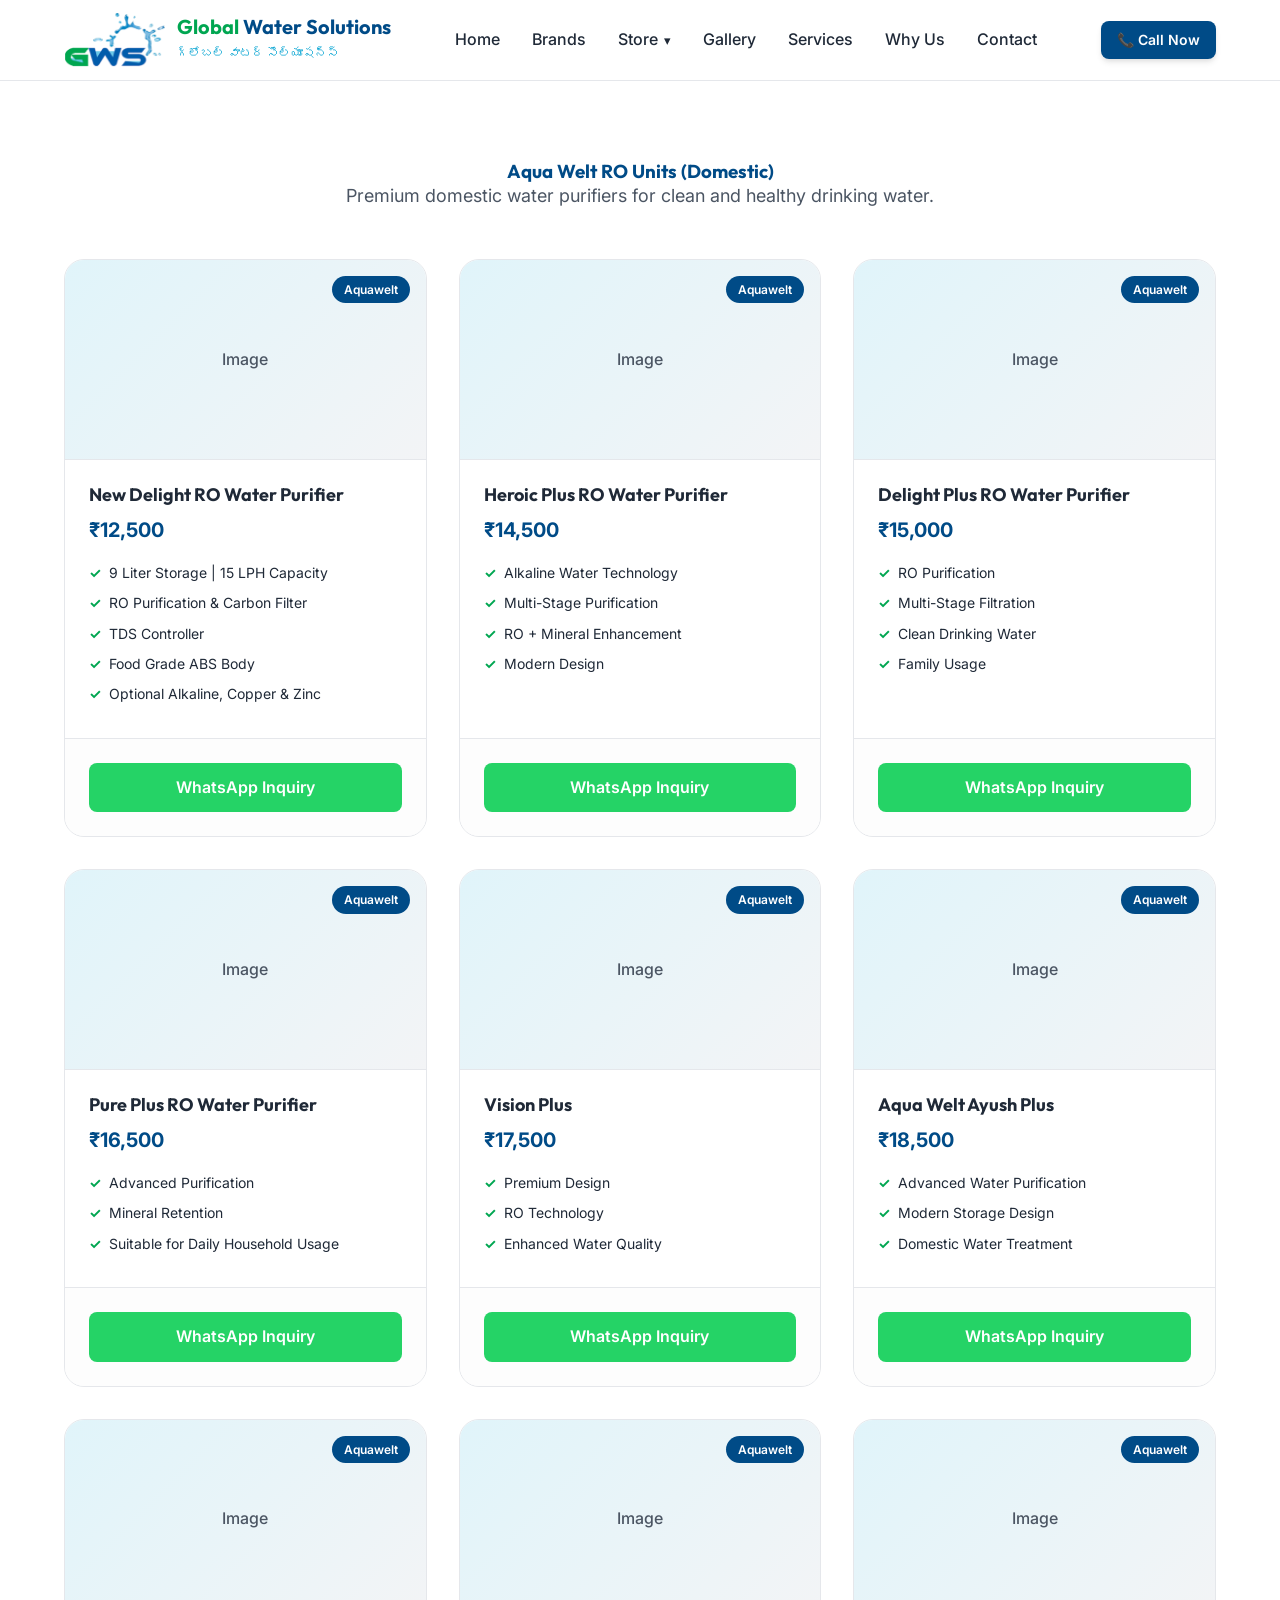
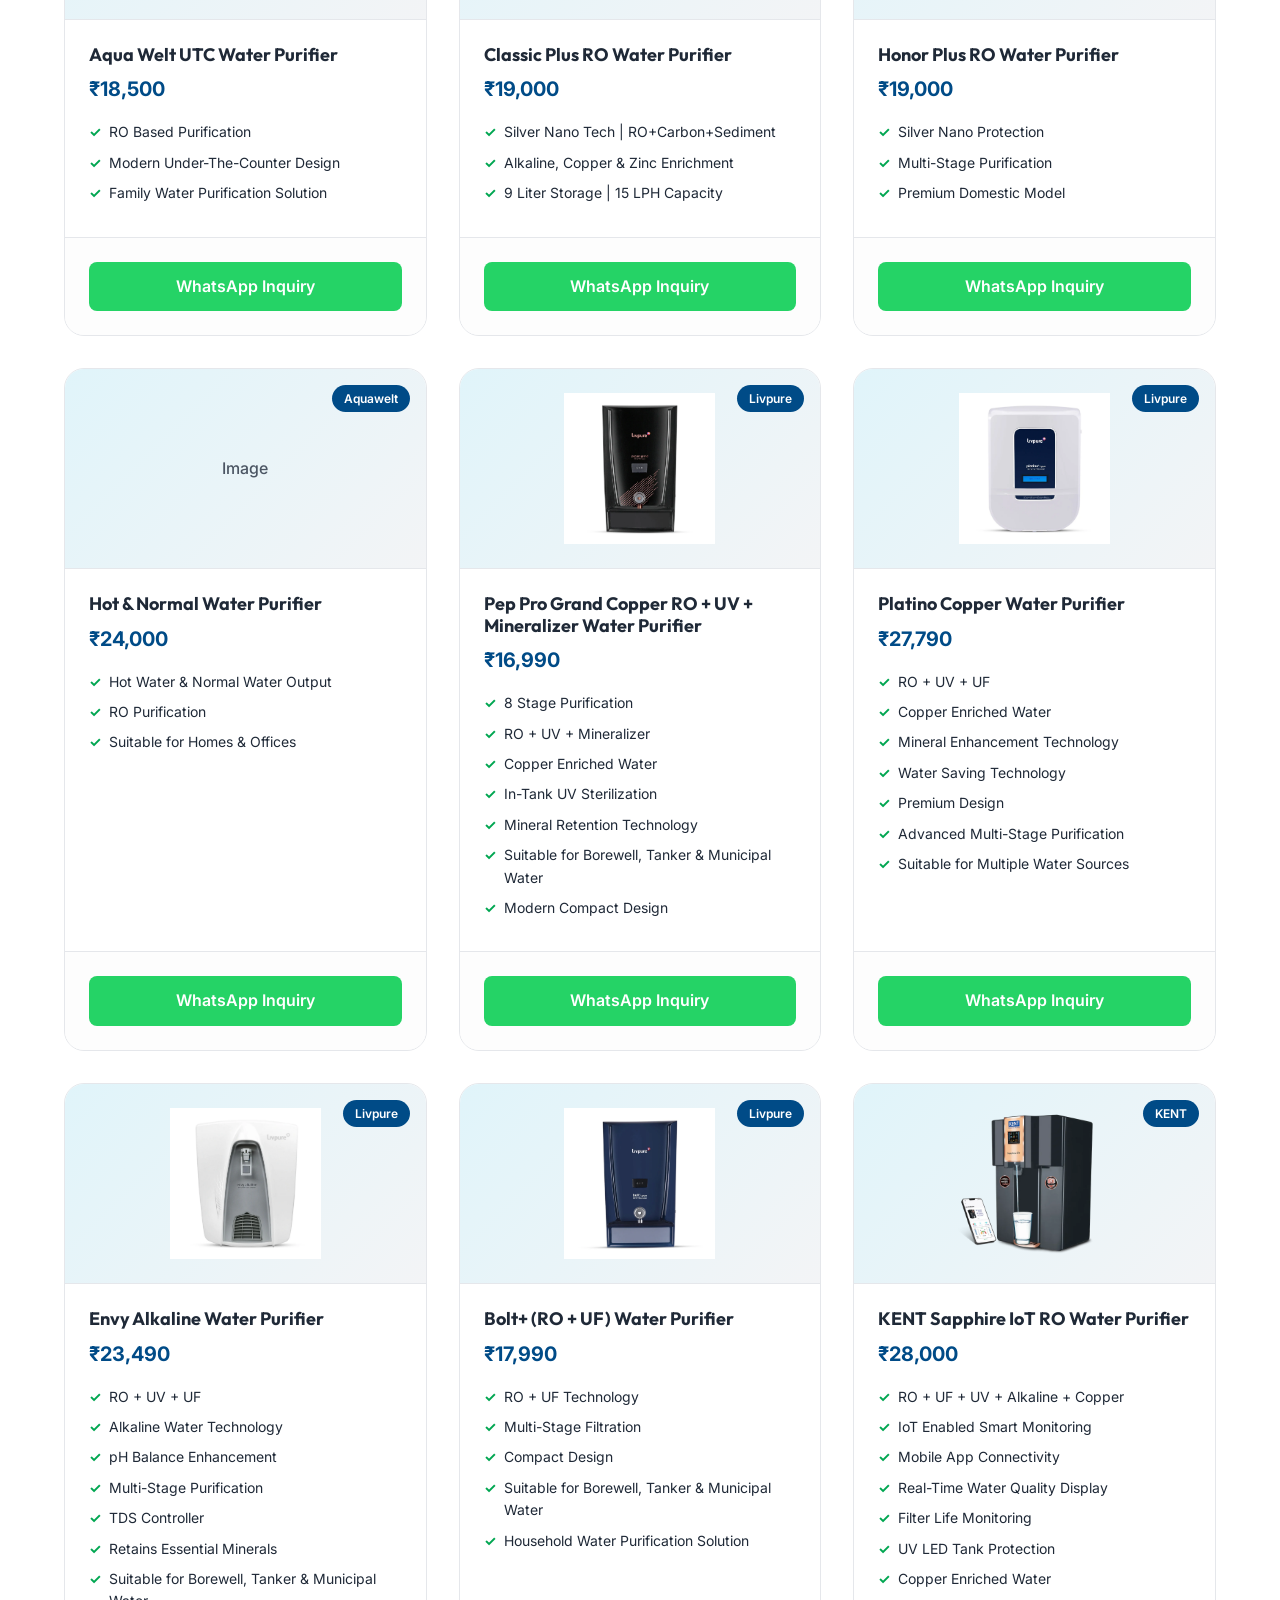
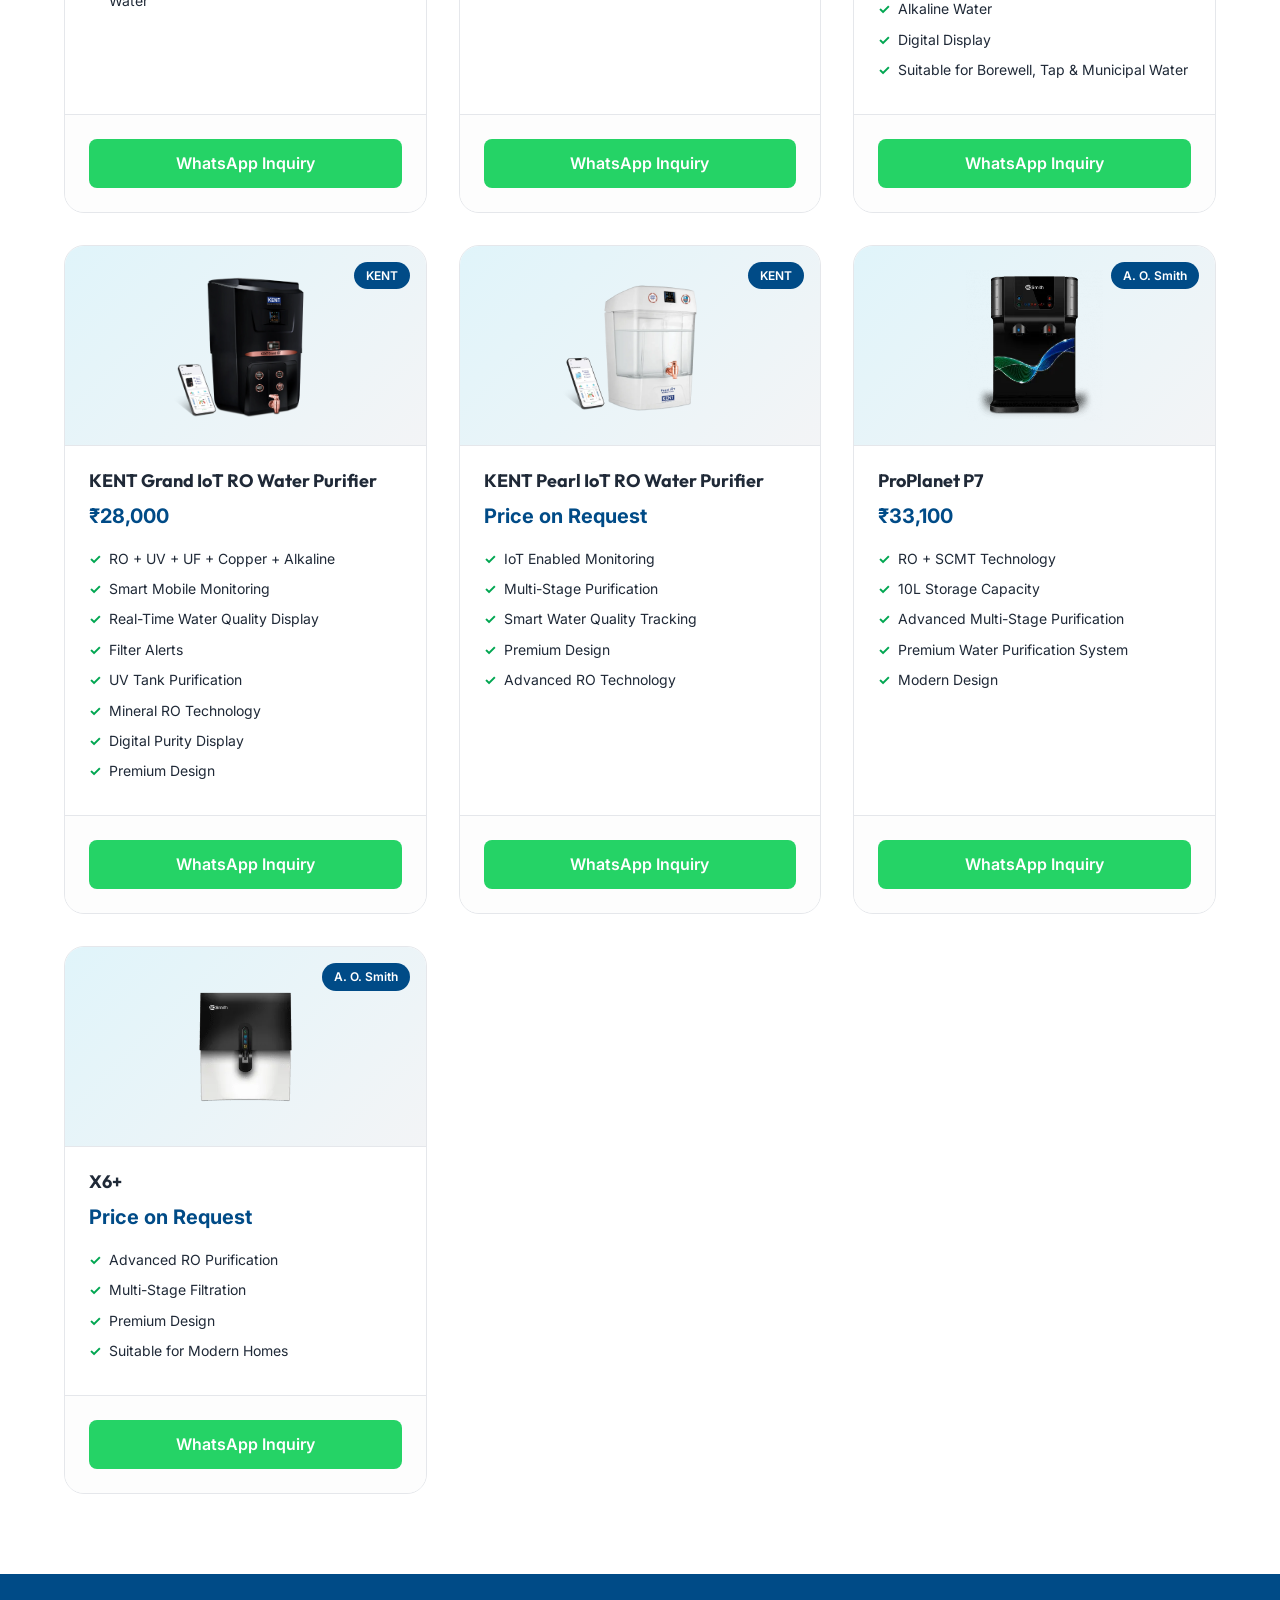
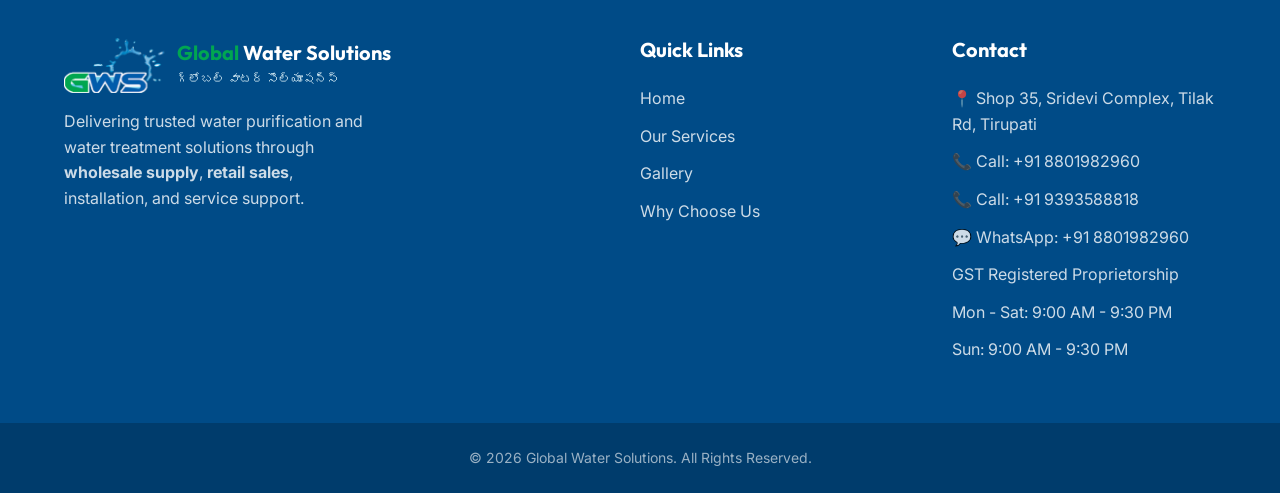
<file: store-domestic-ro.html>
<!DOCTYPE html>
<html lang="en">
<head>
    <meta charset="UTF-8">
    <meta name="viewport" content="width=device-width, initial-scale=1.0">
    <title>RO Water Purifiers | Global Water Solutions</title>
    <link rel="preconnect" href="https://fonts.googleapis.com">
    <link rel="preconnect" href="https://fonts.gstatic.com" crossorigin>
    <link href="https://fonts.googleapis.com/css2?family=Outfit:wght@300;400;500;600;700;800&family=Inter:wght@400;500;600&display=swap" rel="stylesheet">
    <link rel="stylesheet" href="style.css">
</head>
<body>
    <!-- Header -->
    <header id="navbar">
        <div class="container header-container">
            <a href="index.html" class="logo">
                <img src="src/LOGO.png" alt="Global Water Solutions Logo" class="brand-logo">
                <div class="logo-text">
                    <h1><span style="color: #00A651;">Global</span> Water Solutions</h1>
                    <span class="logo-telugu">గ్లోబల్ వాటర్ సొల్యూషన్స్</span>
                </div>
            </a>
            <nav class="desktop-nav">
                <a href="index.html#home">Home</a>
                <a href="index.html#brands">Brands</a>
                <div class="dropdown">
                    <a href="#">Store <span style="font-size: 0.8em; margin-left: 2px;">&#9662;</span></a>
                    <div class="dropdown-menu">
                        <a href="store-domestic-ro.html">RO Water Purifiers</a>
                        <a href="store-commercial-ro.html">Commercial RO Water Purifier Systems</a>
                        <a href="store-softeners.html">Softeners</a>
                        <a href="store-geysers.html">Geysers & Water Heaters</a>
                        <a href="store-ac.html">Air Conditioners</a>
                        <a href="store-spares.html">RO Spares</a>
                    </div>
                </div>
                <a href="index.html#gallery">Gallery</a>
                <a href="index.html#services">Services</a>
                <a href="index.html#why-us">Why Us</a>
                <a href="index.html#contact">Contact</a>
            </nav>
            <div class="header-cta">
                <a href="tel:+918801982960" class="btn btn-primary btn-sm">📞 Call Now</a>
                <button class="mobile-menu-btn" aria-label="Toggle Menu">
                    <span></span>
                    <span></span>
                    <span></span>
                </button>
            </div>
        </div>
        <!-- Mobile Menu -->
        <div class="mobile-menu">
            <a href="index.html#home">Home</a>
            <a href="index.html#brands">Brands</a>
            <a href="#">Store <span style="font-size: 0.8em; margin-left: 2px;">&#9662;</span></a>
            <div class="mobile-dropdown-menu">
                <a href="store-domestic-ro.html">RO Water Purifiers</a>
                <a href="store-commercial-ro.html">Commercial RO Water Purifier Systems</a>
                <a href="store-softeners.html">Softeners</a>
                <a href="store-geysers.html">Geysers & Water Heaters</a>
                <a href="store-ac.html">Air Conditioners</a>
                <a href="store-spares.html">RO Spares</a>
            </div>
            <a href="index.html#gallery">Gallery</a>
            <a href="index.html#services">Services</a>
            <a href="index.html#why-us">Why Us</a>
            <a href="index.html#contact">Contact</a>
        </div>
    </header>

    
    <main>
        <div style="padding-top: 80px;"></div>

        <!-- RO PURIFIERS -->
        <section id="domestic-ro" class="store-section bg-light-blue">
            <div class="container">
                <div class="section-header text-center">
                    <h3 class="section-title">Aqua Welt RO Units (Domestic)</h3>
                    <p class="section-desc">Premium domestic water purifiers for clean and healthy drinking water.</p>
                </div>
                
                <div class="product-grid">
<!-- Product 1 -->
                    <div class="product-card">
                        <div class="product-img-box">
                            <span class="product-tag">Aquawelt</span>
                            <div class="img-placeholder">Image</div>
                        </div>
                        <div class="product-info">
                            <h4>New Delight RO Water Purifier</h4>
                            <p class="price">₹12,500</p>
                            <ul class="features-list">
                                <li>9 Liter Storage | 15 LPH Capacity</li>
                                <li>RO Purification & Carbon Filter</li>
                                <li>TDS Controller</li>
                                <li>Food Grade ABS Body</li>
                                <li>Optional Alkaline, Copper & Zinc</li>
                            </ul>
                        </div>
                        <div class="product-actions">
                            <a href="https://wa.me/918801982960?text=Hi,%20I%20would%20like%20to%20know%20more%20about%20the%20New%20Delight%20RO%20Water%20Purifier" target="_blank" class="btn btn-whatsapp">WhatsApp Inquiry</a>
                        </div>
                    </div>

                    <!-- Product 2 -->
                    <div class="product-card">
                        <div class="product-img-box">
                            <span class="product-tag">Aquawelt</span>
                            <div class="img-placeholder">Image</div>
                        </div>
                        <div class="product-info">
                            <h4>Heroic Plus RO Water Purifier</h4>
                            <p class="price">₹14,500</p>
                            <ul class="features-list">
                                <li>Alkaline Water Technology</li>
                                <li>Multi-Stage Purification</li>
                                <li>RO + Mineral Enhancement</li>
                                <li>Modern Design</li>
                            </ul>
                        </div>
                        <div class="product-actions">
                            <a href="https://wa.me/918801982960?text=Hi,%20I%20would%20like%20to%20know%20more%20about%20the%20Heroic%20Plus%20RO" target="_blank" class="btn btn-whatsapp">WhatsApp Inquiry</a>
                        </div>
                    </div>
                    
                    <!-- Product 3 -->
                    <div class="product-card">
                        <div class="product-img-box">
                            <span class="product-tag">Aquawelt</span>
                            <div class="img-placeholder">Image</div>
                        </div>
                        <div class="product-info">
                            <h4>Delight Plus RO Water Purifier</h4>
                            <p class="price">₹15,000</p>
                            <ul class="features-list">
                                <li>RO Purification</li>
                                <li>Multi-Stage Filtration</li>
                                <li>Clean Drinking Water</li>
                                <li>Family Usage</li>
                            </ul>
                        </div>
                        <div class="product-actions">
                            <a href="https://wa.me/918801982960?text=Hi,%20I%20would%20like%20to%20know%20more%20about%20the%20Delight%20Plus%20RO" target="_blank" class="btn btn-whatsapp">WhatsApp Inquiry</a>
                        </div>
                    </div>

                    <!-- Product 4 -->
                    <div class="product-card">
                        <div class="product-img-box">
                            <span class="product-tag">Aquawelt</span>
                            <div class="img-placeholder">Image</div>
                        </div>
                        <div class="product-info">
                            <h4>Pure Plus RO Water Purifier</h4>
                            <p class="price">₹16,500</p>
                            <ul class="features-list">
                                <li>Advanced Purification</li>
                                <li>Mineral Retention</li>
                                <li>Suitable for Daily Household Usage</li>
                            </ul>
                        </div>
                        <div class="product-actions">
                            <a href="https://wa.me/918801982960?text=Hi,%20I%20would%20like%20to%20know%20more%20about%20the%20Pure%20Plus%20RO" target="_blank" class="btn btn-whatsapp">WhatsApp Inquiry</a>
                        </div>
                    </div>

                    <!-- Product 5 -->
                    <div class="product-card">
                        <div class="product-img-box">
                            <span class="product-tag">Aquawelt</span>
                            <div class="img-placeholder">Image</div>
                        </div>
                        <div class="product-info">
                            <h4>Vision Plus</h4>
                            <p class="price">₹17,500</p>
                            <ul class="features-list">
                                <li>Premium Design</li>
                                <li>RO Technology</li>
                                <li>Enhanced Water Quality</li>
                            </ul>
                        </div>
                        <div class="product-actions">
                            <a href="https://wa.me/918801982960?text=Hi,%20I%20would%20like%20to%20know%20more%20about%20the%20Vision%20Plus%20RO" target="_blank" class="btn btn-whatsapp">WhatsApp Inquiry</a>
                        </div>
                    </div>

                    <!-- Product 6 -->
                    <div class="product-card">
                        <div class="product-img-box">
                            <span class="product-tag">Aquawelt</span>
                            <div class="img-placeholder">Image</div>
                        </div>
                        <div class="product-info">
                            <h4>Aqua Welt Ayush Plus</h4>
                            <p class="price">₹18,500</p>
                            <ul class="features-list">
                                <li>Advanced Water Purification</li>
                                <li>Modern Storage Design</li>
                                <li>Domestic Water Treatment</li>
                            </ul>
                        </div>
                        <div class="product-actions">
                            <a href="https://wa.me/918801982960?text=Hi,%20I%20would%20like%20to%20know%20more%20about%20the%20Aqua%20Welt%20Ayush%20Plus" target="_blank" class="btn btn-whatsapp">WhatsApp Inquiry</a>
                        </div>
                    </div>

                    <!-- Product 7 -->
                    <div class="product-card">
                        <div class="product-img-box">
                            <span class="product-tag">Aquawelt</span>
                            <div class="img-placeholder">Image</div>
                        </div>
                        <div class="product-info">
                            <h4>Aqua Welt UTC Water Purifier</h4>
                            <p class="price">₹18,500</p>
                            <ul class="features-list">
                                <li>RO Based Purification</li>
                                <li>Modern Under-The-Counter Design</li>
                                <li>Family Water Purification Solution</li>
                            </ul>
                        </div>
                        <div class="product-actions">
                            <a href="https://wa.me/918801982960?text=Hi,%20I%20would%20like%20to%20know%20more%20about%20the%20Aqua%20Welt%20UTC" target="_blank" class="btn btn-whatsapp">WhatsApp Inquiry</a>
                        </div>
                    </div>

                    <!-- Product 8 -->
                    <div class="product-card">
                        <div class="product-img-box">
                            <span class="product-tag">Aquawelt</span>
                            <div class="img-placeholder">Image</div>
                        </div>
                        <div class="product-info">
                            <h4>Classic Plus RO Water Purifier</h4>
                            <p class="price">₹19,000</p>
                            <ul class="features-list">
                                <li>Silver Nano Tech | RO+Carbon+Sediment</li>
                                <li>Alkaline, Copper & Zinc Enrichment</li>
                                <li>9 Liter Storage | 15 LPH Capacity</li>
                            </ul>
                        </div>
                        <div class="product-actions">
                            <a href="https://wa.me/918801982960?text=Hi,%20I%20would%20like%20to%20know%20more%20about%20the%20Classic%20Plus%20RO" target="_blank" class="btn btn-whatsapp">WhatsApp Inquiry</a>
                        </div>
                    </div>

                    <!-- Product 9 -->
                    <div class="product-card">
                        <div class="product-img-box">
                            <span class="product-tag">Aquawelt</span>
                            <div class="img-placeholder">Image</div>
                        </div>
                        <div class="product-info">
                            <h4>Honor Plus RO Water Purifier</h4>
                            <p class="price">₹19,000</p>
                            <ul class="features-list">
                                <li>Silver Nano Protection</li>
                                <li>Multi-Stage Purification</li>
                                <li>Premium Domestic Model</li>
                            </ul>
                        </div>
                        <div class="product-actions">
                            <a href="https://wa.me/918801982960?text=Hi,%20I%20would%20like%20to%20know%20more%20about%20the%20Honor%20Plus%20RO" target="_blank" class="btn btn-whatsapp">WhatsApp Inquiry</a>
                        </div>
                    </div>

                    <!-- Product 10 -->
                    <div class="product-card">
                        <div class="product-img-box">
                            <span class="product-tag">Aquawelt</span>
                            <div class="img-placeholder">Image</div>
                        </div>
                        <div class="product-info">
                            <h4>Hot & Normal Water Purifier</h4>
                            <p class="price">₹24,000</p>
                            <ul class="features-list">
                                <li>Hot Water & Normal Water Output</li>
                                <li>RO Purification</li>
                                <li>Suitable for Homes & Offices</li>
                            </ul>
                        </div>
                        <div class="product-actions">
                            <a href="https://wa.me/918801982960?text=Hi,%20I%20would%20like%20to%20know%20more%20about%20the%20Hot%20and%20Normal%20Water%20Purifier" target="_blank" class="btn btn-whatsapp">WhatsApp Inquiry</a>
                        </div>
                    </div>
                
                    
                    <!-- Pep Pro Grand Copper RO + UV + Mineralizer Water Purifier -->
                    <div class="product-card">
                        <div class="product-img-box">
                            <span class="product-tag">Livpure</span>
                            <img src="src/RO water/livpure-ro-pep-pro-grand-copper-.webp" alt="Pep Pro Grand Copper RO + UV + Mineralizer Water Purifier" class="product-img">
                        </div>
                        <div class="product-info">
                            <h4>Pep Pro Grand Copper RO + UV + Mineralizer Water Purifier</h4>
                            <p class="price">₹16,990</p>
                            <ul class="features-list">
                                <li>8 Stage Purification</li>
                                <li>RO + UV + Mineralizer</li>
                                <li>Copper Enriched Water</li>
                                <li>In-Tank UV Sterilization</li>
                                <li>Mineral Retention Technology</li>
                                <li>Suitable for Borewell, Tanker & Municipal Water</li>
                                <li>Modern Compact Design</li>
                            </ul>
                        </div>
                        <div class="product-actions">
                            <a href="https://wa.me/918801982960?text=Hi,%20I%20would%20like%20to%20know%20more%20about%20the%20Pep%20Pro%20Grand%20Copper%20RO%20%2B%20UV%20%2B%20Mineralizer%20Water%20Purifier" target="_blank" class="btn btn-whatsapp">WhatsApp Inquiry</a>
                        </div>
                    </div>
                    <!-- Platino Copper Water Purifier -->
                    <div class="product-card">
                        <div class="product-img-box">
                            <span class="product-tag">Livpure</span>
                            <img src="src/RO water/livpure-ro-platino-copper-water-purifier.webp" alt="Platino Copper Water Purifier" class="product-img">
                        </div>
                        <div class="product-info">
                            <h4>Platino Copper Water Purifier</h4>
                            <p class="price">₹27,790</p>
                            <ul class="features-list">
                                <li>RO + UV + UF</li>
                                <li>Copper Enriched Water</li>
                                <li>Mineral Enhancement Technology</li>
                                <li>Water Saving Technology</li>
                                <li>Premium Design</li>
                                <li>Advanced Multi-Stage Purification</li>
                                <li>Suitable for Multiple Water Sources</li>
                            </ul>
                        </div>
                        <div class="product-actions">
                            <a href="https://wa.me/918801982960?text=Hi,%20I%20would%20like%20to%20know%20more%20about%20the%20Platino%20Copper%20Water%20Purifier" target="_blank" class="btn btn-whatsapp">WhatsApp Inquiry</a>
                        </div>
                    </div>
                    <!-- Envy Alkaline Water Purifier -->
                    <div class="product-card">
                        <div class="product-img-box">
                            <span class="product-tag">Livpure</span>
                            <img src="src/RO water/livpure-ro-envy-alkaline-water-purifier.webp" alt="Envy Alkaline Water Purifier" class="product-img">
                        </div>
                        <div class="product-info">
                            <h4>Envy Alkaline Water Purifier</h4>
                            <p class="price">₹23,490</p>
                            <ul class="features-list">
                                <li>RO + UV + UF</li>
                                <li>Alkaline Water Technology</li>
                                <li>pH Balance Enhancement</li>
                                <li>Multi-Stage Purification</li>
                                <li>TDS Controller</li>
                                <li>Retains Essential Minerals</li>
                                <li>Suitable for Borewell, Tanker & Municipal Water</li>
                            </ul>
                        </div>
                        <div class="product-actions">
                            <a href="https://wa.me/918801982960?text=Hi,%20I%20would%20like%20to%20know%20more%20about%20the%20Envy%20Alkaline%20Water%20Purifier" target="_blank" class="btn btn-whatsapp">WhatsApp Inquiry</a>
                        </div>
                    </div>
                    <!-- Bolt+ (RO + UF) Water Purifier -->
                    <div class="product-card">
                        <div class="product-img-box">
                            <span class="product-tag">Livpure</span>
                            <img src="src/RO water/livpure-ro-bolt-ro-uf-water-purifier-.webp" alt="Bolt+ (RO + UF) Water Purifier" class="product-img">
                        </div>
                        <div class="product-info">
                            <h4>Bolt+ (RO + UF) Water Purifier</h4>
                            <p class="price">₹17,990</p>
                            <ul class="features-list">
                                <li>RO + UF Technology</li>
                                <li>Multi-Stage Filtration</li>
                                <li>Compact Design</li>
                                <li>Suitable for Borewell, Tanker & Municipal Water</li>
                                <li>Household Water Purification Solution</li>
                            </ul>
                        </div>
                        <div class="product-actions">
                            <a href="https://wa.me/918801982960?text=Hi,%20I%20would%20like%20to%20know%20more%20about%20the%20Bolt%2B%20%28RO%20%2B%20UF%29%20Water%20Purifier" target="_blank" class="btn btn-whatsapp">WhatsApp Inquiry</a>
                        </div>
                    </div>
                    <!-- KENT Sapphire IoT RO Water Purifier -->
                    <div class="product-card">
                        <div class="product-img-box">
                            <span class="product-tag">KENT</span>
                            <img src="src/RO water/kent-sapphire-iot.webp" alt="KENT Sapphire IoT RO Water Purifier" class="product-img">
                        </div>
                        <div class="product-info">
                            <h4>KENT Sapphire IoT RO Water Purifier</h4>
                            <p class="price">₹28,000</p>
                            <ul class="features-list">
                                <li>RO + UF + UV + Alkaline + Copper</li>
                                <li>IoT Enabled Smart Monitoring</li>
                                <li>Mobile App Connectivity</li>
                                <li>Real-Time Water Quality Display</li>
                                <li>Filter Life Monitoring</li>
                                <li>UV LED Tank Protection</li>
                                <li>Copper Enriched Water</li>
                                <li>Alkaline Water</li>
                                <li>Digital Display</li>
                                <li>Suitable for Borewell, Tap & Municipal Water</li>
                            </ul>
                        </div>
                        <div class="product-actions">
                            <a href="https://wa.me/918801982960?text=Hi,%20I%20would%20like%20to%20know%20more%20about%20the%20KENT%20Sapphire%20IoT%20RO%20Water%20Purifier" target="_blank" class="btn btn-whatsapp">WhatsApp Inquiry</a>
                        </div>
                    </div>
                    <!-- KENT Grand IoT RO Water Purifier -->
                    <div class="product-card">
                        <div class="product-img-box">
                            <span class="product-tag">KENT</span>
                            <img src="src/RO water/Info_Web_Grand_iOT" alt="KENT Grand IoT RO Water Purifier" class="product-img">
                        </div>
                        <div class="product-info">
                            <h4>KENT Grand IoT RO Water Purifier</h4>
                            <p class="price">₹28,000</p>
                            <ul class="features-list">
                                <li>RO + UV + UF + Copper + Alkaline</li>
                                <li>Smart Mobile Monitoring</li>
                                <li>Real-Time Water Quality Display</li>
                                <li>Filter Alerts</li>
                                <li>UV Tank Purification</li>
                                <li>Mineral RO Technology</li>
                                <li>Digital Purity Display</li>
                                <li>Premium Design</li>
                            </ul>
                        </div>
                        <div class="product-actions">
                            <a href="https://wa.me/918801982960?text=Hi,%20I%20would%20like%20to%20know%20more%20about%20the%20KENT%20Grand%20IoT%20RO%20Water%20Purifier" target="_blank" class="btn btn-whatsapp">WhatsApp Inquiry</a>
                        </div>
                    </div>
                    <!-- KENT Pearl IoT RO Water Purifier -->
                    <div class="product-card">
                        <div class="product-img-box">
                            <span class="product-tag">KENT</span>
                            <img src="src/RO water/kent-pearl-iot.webp" alt="KENT Pearl IoT RO Water Purifier" class="product-img">
                        </div>
                        <div class="product-info">
                            <h4>KENT Pearl IoT RO Water Purifier</h4>
                            <p class="price">Price on Request</p>
                            <ul class="features-list">
                                <li>IoT Enabled Monitoring</li>
                                <li>Multi-Stage Purification</li>
                                <li>Smart Water Quality Tracking</li>
                                <li>Premium Design</li>
                                <li>Advanced RO Technology</li>
                            </ul>
                        </div>
                        <div class="product-actions">
                            <a href="https://wa.me/918801982960?text=Hi,%20I%20would%20like%20to%20know%20more%20about%20the%20KENT%20Pearl%20IoT%20RO%20Water%20Purifier" target="_blank" class="btn btn-whatsapp">WhatsApp Inquiry</a>
                        </div>
                    </div>
                    <!-- ProPlanet P7 -->
                    <div class="product-card">
                        <div class="product-img-box">
                            <span class="product-tag">A. O. Smith</span>
                            <img src="src/RO water/proplanet p7" alt="ProPlanet P7" class="product-img">
                        </div>
                        <div class="product-info">
                            <h4>ProPlanet P7</h4>
                            <p class="price">₹33,100</p>
                            <ul class="features-list">
                                <li>RO + SCMT Technology</li>
                                <li>10L Storage Capacity</li>
                                <li>Advanced Multi-Stage Purification</li>
                                <li>Premium Water Purification System</li>
                                <li>Modern Design</li>
                            </ul>
                        </div>
                        <div class="product-actions">
                            <a href="https://wa.me/918801982960?text=Hi,%20I%20would%20like%20to%20know%20more%20about%20the%20ProPlanet%20P7" target="_blank" class="btn btn-whatsapp">WhatsApp Inquiry</a>
                        </div>
                    </div>
                    <!-- X6+ -->
                    <div class="product-card">
                        <div class="product-img-box">
                            <span class="product-tag">A. O. Smith</span>
                            <img src="src/RO water/x6+" alt="X6+" class="product-img">
                        </div>
                        <div class="product-info">
                            <h4>X6+</h4>
                            <p class="price">Price on Request</p>
                            <ul class="features-list">
                                <li>Advanced RO Purification</li>
                                <li>Multi-Stage Filtration</li>
                                <li>Premium Design</li>
                                <li>Suitable for Modern Homes</li>
                            </ul>
                        </div>
                        <div class="product-actions">
                            <a href="https://wa.me/918801982960?text=Hi,%20I%20would%20like%20to%20know%20more%20about%20the%20X6%2B" target="_blank" class="btn btn-whatsapp">WhatsApp Inquiry</a>
                        </div>
                    </div>
                </div>
            </div>
        </section>
    </main>


    <!-- Footer -->
    <footer>
        <div class="container footer-container">
            <div class="footer-brand">
                <a href="index.html" class="logo">
                    <img src="src/LOGO.png" alt="Global Water Solutions Logo" class="brand-logo">
                    <div class="logo-text">
                        <h3><span style="color: #00A651;">Global</span> Water Solutions</h3>
                        <span class="logo-telugu">గ్లోబల్ వాటర్ సొల్యూషన్స్</span>
                    </div>
                </a>
                <p>Delivering trusted water purification and water treatment solutions through <strong>wholesale supply</strong>, <strong>retail sales</strong>, installation, and service support.</p>
            </div>
            <div class="footer-links">
                <h4>Quick Links</h4>
                <ul>
                    <li><a href="index.html#home">Home</a></li>
                    <li><a href="index.html#services">Our Services</a></li>
                    <li><a href="index.html#gallery">Gallery</a></li>
                    <li><a href="index.html#why-us">Why Choose Us</a></li>
                </ul>
            </div>
            <div class="footer-contact">
                <h4>Contact</h4>
                <p>📍 <a href="https://www.google.com/maps/place/Global+Water+Solutions/@13.634712,79.421446,17z/data=!4m15!1m8!3m7!1s0x3a4d4ba5ccf7b1e5:0x3122dc1c02b946a7!2sGlobal+Water+Solutions!8m2!3d13.634638!4d79.421603!10e1!16s%2Fg%2F11f64hcysd!3m5!1s0x3a4d4ba5ccf7b1e5:0x3122dc1c02b946a7!8m2!3d13.634638!4d79.421603!16s%2Fg%2F11f64hcysd?entry=ttu&g_ep=EgoyMDI2MDUyNy4wIKXMDSoASAFQAw%3D%3D" target="_blank" class="contact-link">Shop 35, Sridevi Complex, Tilak Rd, Tirupati</a></p>
                <p>📞 <a href="tel:+918801982960" class="contact-link">Call: +91 8801982960</a></p>
                <p>📞 <a href="tel:+919393588818" class="contact-link">Call: +91 9393588818</a></p>
                <p>💬 <a href="https://wa.me/918801982960" target="_blank" class="contact-link">WhatsApp: +91 8801982960</a></p>
                <p>GST Registered Proprietorship</p>
                <p>Mon - Sat: 9:00 AM - 9:30 PM</p>
                <p>Sun: 9:00 AM - 9:30 PM</p>
            </div>
        </div>
        <div class="footer-bottom">
            <div class="container">
                <p>&copy; 2026 Global Water Solutions. All Rights Reserved.</p>
            </div>
        </div>
    </footer>
</body>
</html>
</file>
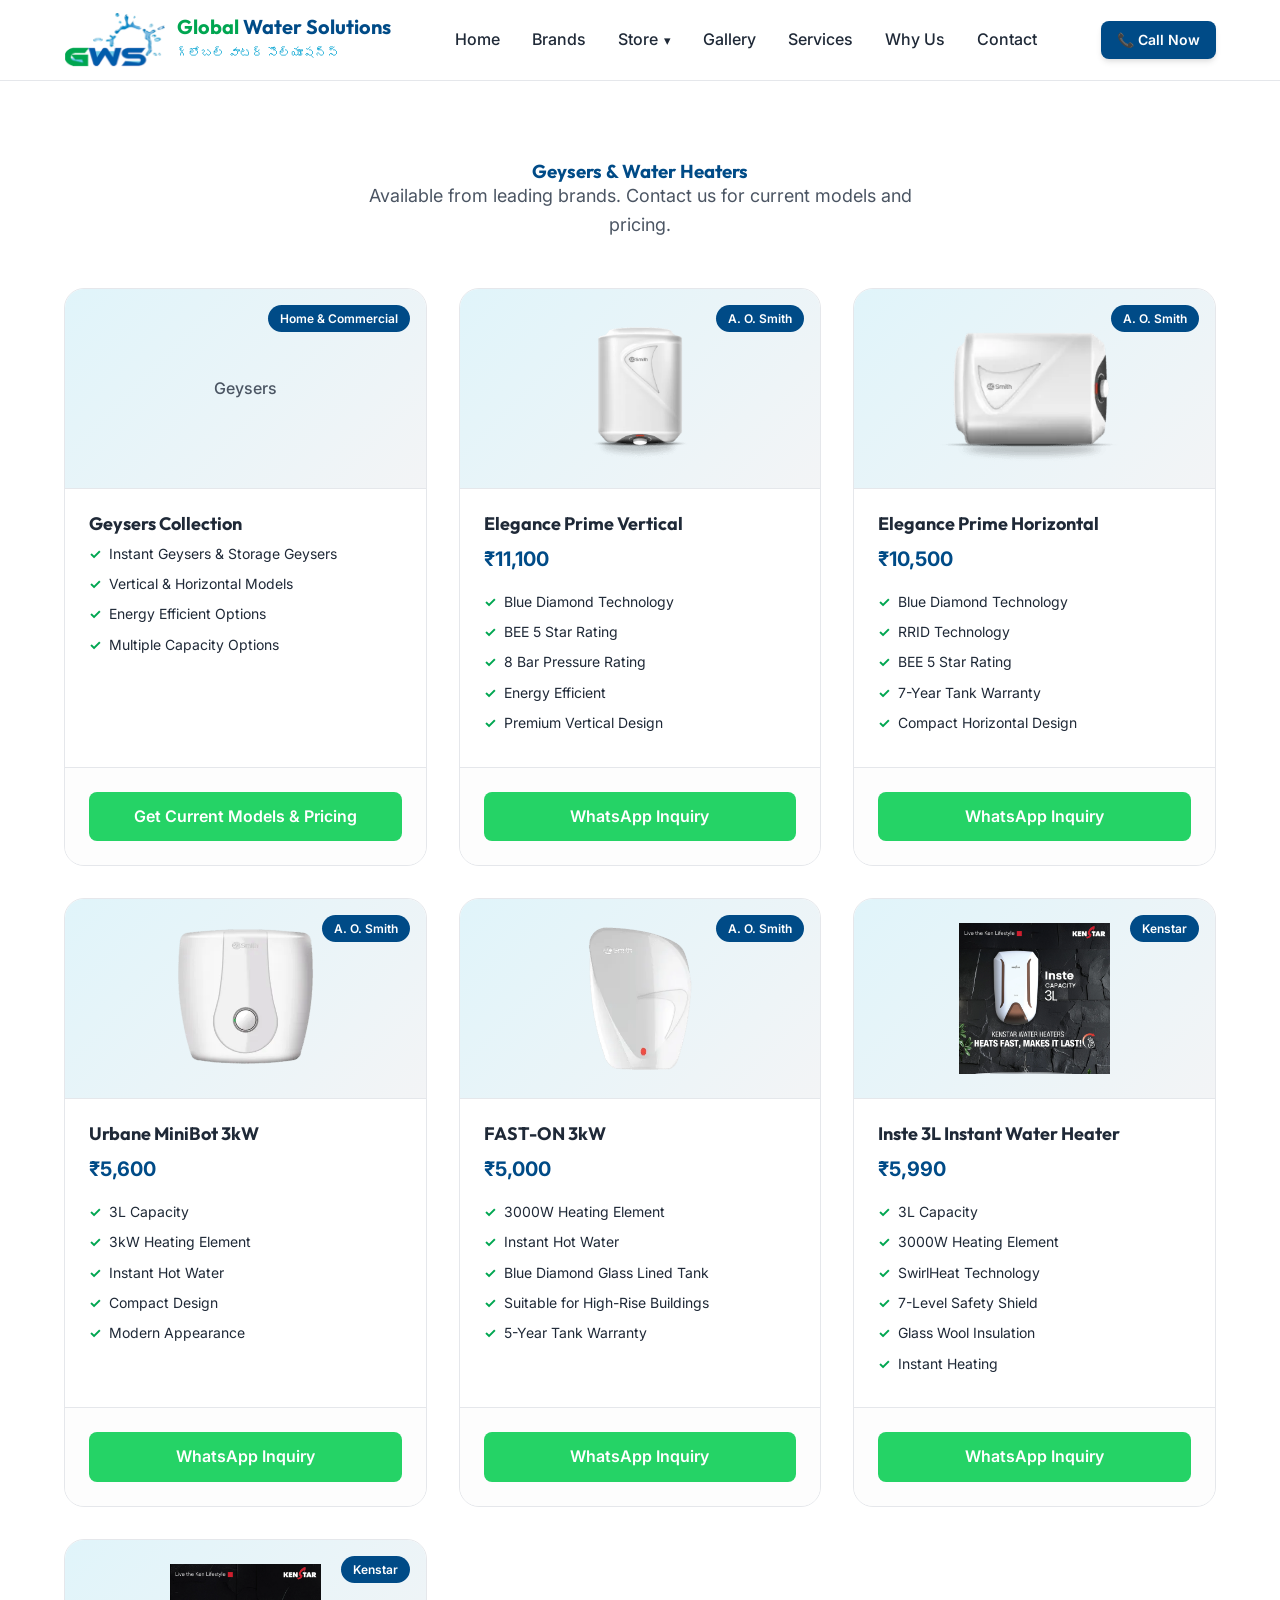
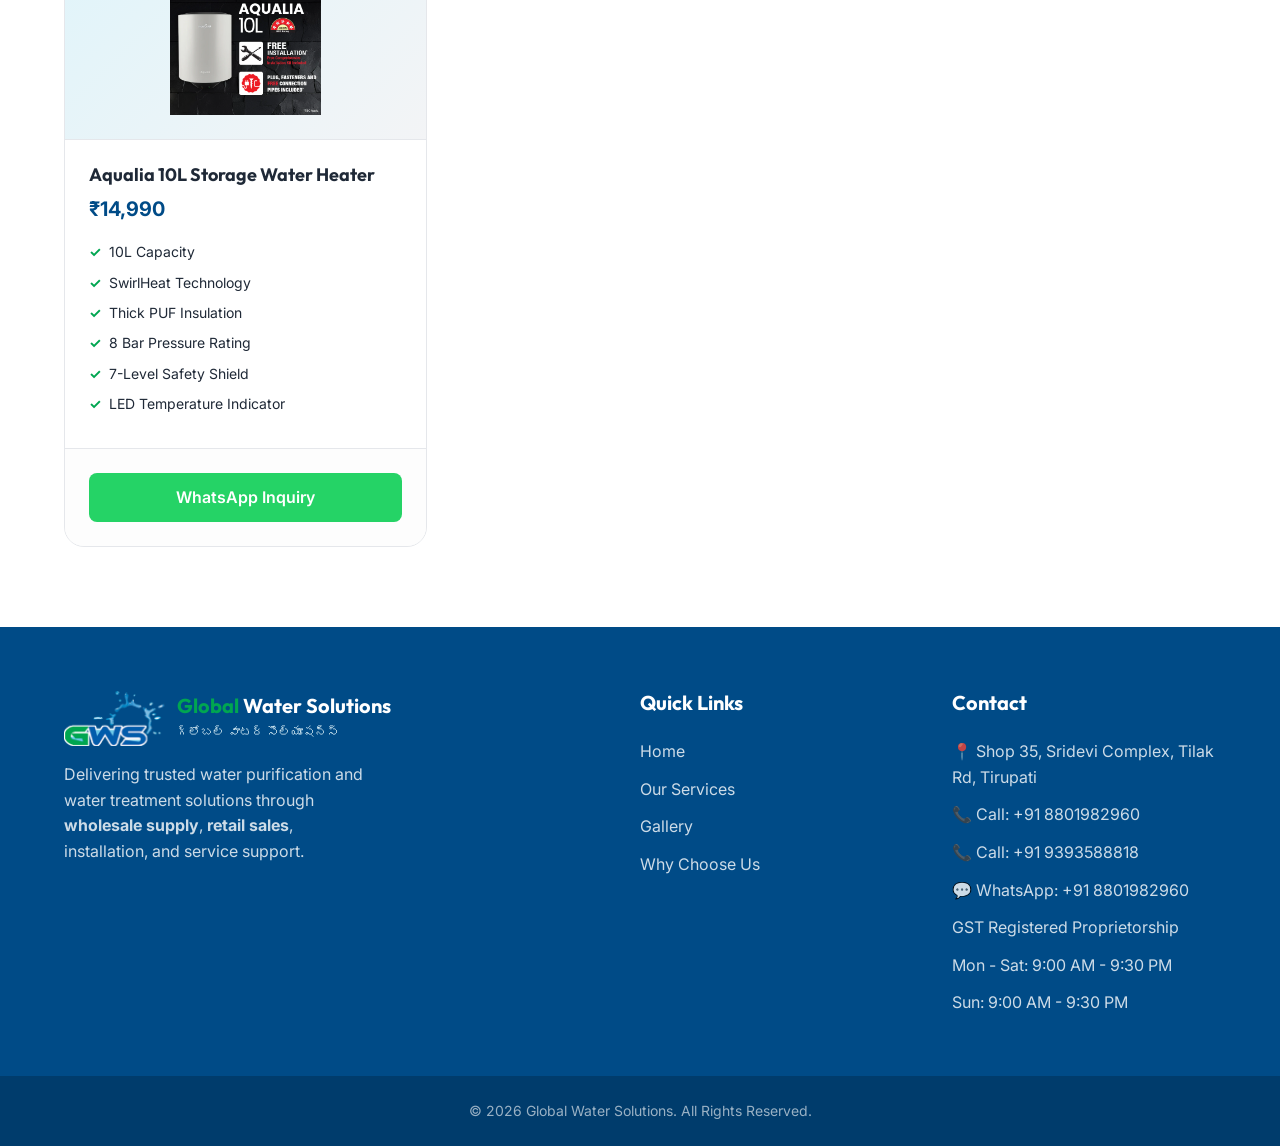
<file: store-geysers.html>
<!DOCTYPE html>
<html lang="en">
<head>
    <meta charset="UTF-8">
    <meta name="viewport" content="width=device-width, initial-scale=1.0">
    <title>Geysers & Water Heaters | Global Water Solutions</title>
    <link rel="preconnect" href="https://fonts.googleapis.com">
    <link rel="preconnect" href="https://fonts.gstatic.com" crossorigin>
    <link href="https://fonts.googleapis.com/css2?family=Outfit:wght@300;400;500;600;700;800&family=Inter:wght@400;500;600&display=swap" rel="stylesheet">
    <link rel="stylesheet" href="style.css">
</head>
<body>
    <!-- Header -->
    <header id="navbar">
        <div class="container header-container">
            <a href="index.html" class="logo">
                <img src="src/LOGO.png" alt="Global Water Solutions Logo" class="brand-logo">
                <div class="logo-text">
                    <h1><span style="color: #00A651;">Global</span> Water Solutions</h1>
                    <span class="logo-telugu">గ్లోబల్ వాటర్ సొల్యూషన్స్</span>
                </div>
            </a>
            <nav class="desktop-nav">
                <a href="index.html#home">Home</a>
                <a href="index.html#brands">Brands</a>
                <div class="dropdown">
                    <a href="#">Store <span style="font-size: 0.8em; margin-left: 2px;">&#9662;</span></a>
                    <div class="dropdown-menu">
                        <a href="store-domestic-ro.html">RO Water Purifiers</a>
                        <a href="store-commercial-ro.html">Commercial RO Water Purifier Systems</a>
                        <a href="store-softeners.html">Softeners</a>
                        <a href="store-geysers.html">Geysers & Water Heaters</a>
                        <a href="store-ac.html">Air Conditioners</a>
                        <a href="store-spares.html">RO Spares</a>
                    </div>
                </div>
                <a href="index.html#gallery">Gallery</a>
                <a href="index.html#services">Services</a>
                <a href="index.html#why-us">Why Us</a>
                <a href="index.html#contact">Contact</a>
            </nav>
            <div class="header-cta">
                <a href="tel:+918801982960" class="btn btn-primary btn-sm">📞 Call Now</a>
                <button class="mobile-menu-btn" aria-label="Toggle Menu">
                    <span></span>
                    <span></span>
                    <span></span>
                </button>
            </div>
        </div>
        <!-- Mobile Menu -->
        <div class="mobile-menu">
            <a href="index.html#home">Home</a>
            <a href="index.html#brands">Brands</a>
            <a href="#">Store <span style="font-size: 0.8em; margin-left: 2px;">&#9662;</span></a>
            <div class="mobile-dropdown-menu">
                <a href="store-domestic-ro.html">RO Water Purifiers</a>
                <a href="store-commercial-ro.html">Commercial RO Water Purifier Systems</a>
                <a href="store-softeners.html">Softeners</a>
                <a href="store-geysers.html">Geysers & Water Heaters</a>
                <a href="store-ac.html">Air Conditioners</a>
                <a href="store-spares.html">RO Spares</a>
            </div>
            <a href="index.html#gallery">Gallery</a>
            <a href="index.html#services">Services</a>
            <a href="index.html#why-us">Why Us</a>
            <a href="index.html#contact">Contact</a>
        </div>
    </header>

    <main>
        <div style="padding-top: 80px;"></div>

        <!-- GEYSERS -->
        <section id="geysers" class="store-section bg-light-blue">
            <div class="container">
                <div class="section-header text-center">
                    <h3 class="section-title">Geysers & Water Heaters</h3>
                    <p class="section-desc">Available from leading brands. Contact us for current models and pricing.</p>
                </div>
                
                <div class="product-grid">
                    <div class="product-card">
                        <div class="product-img-box">
                            <span class="product-tag">Home & Commercial</span>
                            <div class="img-placeholder">Geysers</div>
                        </div>
                        <div class="product-info">
                            <h4>Geysers Collection</h4>
                            <ul class="features-list">
                                <li>Instant Geysers & Storage Geysers</li>
                                <li>Vertical & Horizontal Models</li>
                                <li>Energy Efficient Options</li>
                                <li>Multiple Capacity Options</li>
                            </ul>
                        </div>
                        <div class="product-actions">
                            <a href="https://wa.me/918801982960?text=Hi,%20I%20would%20like%20to%20know%20more%20about%20your%20Geyser%20models" target="_blank" class="btn btn-whatsapp">Get Current Models & Pricing</a>
                        </div>
                    </div>
                
                    <!-- Elegance Prime Vertical -->
                    <div class="product-card">
                        <div class="product-img-box">
                            <span class="product-tag">A. O. Smith</span>
                            <img src="src/heaters/Elegance_Prime_Ver" alt="Elegance Prime Vertical" class="product-img">
                        </div>
                        <div class="product-info">
                            <h4>Elegance Prime Vertical</h4>
                            <p class="price">₹11,100</p>
                            <ul class="features-list">
                                <li>Blue Diamond Technology</li>
                                <li>BEE 5 Star Rating</li>
                                <li>8 Bar Pressure Rating</li>
                                <li>Energy Efficient</li>
                                <li>Premium Vertical Design</li>
                            </ul>
                        </div>
                        <div class="product-actions">
                            <a href="https://wa.me/918801982960?text=Hi,%20I%20would%20like%20to%20know%20more%20about%20the%20Elegance%20Prime%20Vertical" target="_blank" class="btn btn-whatsapp">WhatsApp Inquiry</a>
                        </div>
                    </div>
                    <!-- Elegance Prime Horizontal -->
                    <div class="product-card">
                        <div class="product-img-box">
                            <span class="product-tag">A. O. Smith</span>
                            <img src="src/heaters/Elegance_Prime_Hor" alt="Elegance Prime Horizontal" class="product-img">
                        </div>
                        <div class="product-info">
                            <h4>Elegance Prime Horizontal</h4>
                            <p class="price">₹10,500</p>
                            <ul class="features-list">
                                <li>Blue Diamond Technology</li>
                                <li>RRID Technology</li>
                                <li>BEE 5 Star Rating</li>
                                <li>7-Year Tank Warranty</li>
                                <li>Compact Horizontal Design</li>
                            </ul>
                        </div>
                        <div class="product-actions">
                            <a href="https://wa.me/918801982960?text=Hi,%20I%20would%20like%20to%20know%20more%20about%20the%20Elegance%20Prime%20Horizontal" target="_blank" class="btn btn-whatsapp">WhatsApp Inquiry</a>
                        </div>
                    </div>
                    <!-- Urbane MiniBot 3kW -->
                    <div class="product-card">
                        <div class="product-img-box">
                            <span class="product-tag">A. O. Smith</span>
                            <img src="src/heaters/Urbane" alt="Urbane MiniBot 3kW" class="product-img">
                        </div>
                        <div class="product-info">
                            <h4>Urbane MiniBot 3kW</h4>
                            <p class="price">₹5,600</p>
                            <ul class="features-list">
                                <li>3L Capacity</li>
                                <li>3kW Heating Element</li>
                                <li>Instant Hot Water</li>
                                <li>Compact Design</li>
                                <li>Modern Appearance</li>
                            </ul>
                        </div>
                        <div class="product-actions">
                            <a href="https://wa.me/918801982960?text=Hi,%20I%20would%20like%20to%20know%20more%20about%20the%20Urbane%20MiniBot%203kW" target="_blank" class="btn btn-whatsapp">WhatsApp Inquiry</a>
                        </div>
                    </div>
                    <!-- FAST-ON 3kW -->
                    <div class="product-card">
                        <div class="product-img-box">
                            <span class="product-tag">A. O. Smith</span>
                            <img src="src/heaters/FASTON-03-3-KW" alt="FAST-ON 3kW" class="product-img">
                        </div>
                        <div class="product-info">
                            <h4>FAST-ON 3kW</h4>
                            <p class="price">₹5,000</p>
                            <ul class="features-list">
                                <li>3000W Heating Element</li>
                                <li>Instant Hot Water</li>
                                <li>Blue Diamond Glass Lined Tank</li>
                                <li>Suitable for High-Rise Buildings</li>
                                <li>5-Year Tank Warranty</li>
                            </ul>
                        </div>
                        <div class="product-actions">
                            <a href="https://wa.me/918801982960?text=Hi,%20I%20would%20like%20to%20know%20more%20about%20the%20FAST-ON%203kW" target="_blank" class="btn btn-whatsapp">WhatsApp Inquiry</a>
                        </div>
                    </div>
                    <!-- Inste 3L Instant Water Heater -->
                    <div class="product-card">
                        <div class="product-img-box">
                            <span class="product-tag">Kenstar</span>
                            <img src="src/heaters/inste 3l instant" alt="Inste 3L Instant Water Heater" class="product-img">
                        </div>
                        <div class="product-info">
                            <h4>Inste 3L Instant Water Heater</h4>
                            <p class="price">₹5,990</p>
                            <ul class="features-list">
                                <li>3L Capacity</li>
                                <li>3000W Heating Element</li>
                                <li>SwirlHeat Technology</li>
                                <li>7-Level Safety Shield</li>
                                <li>Glass Wool Insulation</li>
                                <li>Instant Heating</li>
                            </ul>
                        </div>
                        <div class="product-actions">
                            <a href="https://wa.me/918801982960?text=Hi,%20I%20would%20like%20to%20know%20more%20about%20the%20Inste%203L%20Instant%20Water%20Heater" target="_blank" class="btn btn-whatsapp">WhatsApp Inquiry</a>
                        </div>
                    </div>
                    <!-- Aqualia 10L Storage Water Heater -->
                    <div class="product-card">
                        <div class="product-img-box">
                            <span class="product-tag">Kenstar</span>
                            <img src="src/heaters/Aqualia_10L.webp" alt="Aqualia 10L Storage Water Heater" class="product-img">
                        </div>
                        <div class="product-info">
                            <h4>Aqualia 10L Storage Water Heater</h4>
                            <p class="price">₹14,990</p>
                            <ul class="features-list">
                                <li>10L Capacity</li>
                                <li>SwirlHeat Technology</li>
                                <li>Thick PUF Insulation</li>
                                <li>8 Bar Pressure Rating</li>
                                <li>7-Level Safety Shield</li>
                                <li>LED Temperature Indicator</li>
                            </ul>
                        </div>
                        <div class="product-actions">
                            <a href="https://wa.me/918801982960?text=Hi,%20I%20would%20like%20to%20know%20more%20about%20the%20Aqualia%2010L%20Storage%20Water%20Heater" target="_blank" class="btn btn-whatsapp">WhatsApp Inquiry</a>
                        </div>
                    </div>
                </div>
            </div>
        </section>
    </main>

    <!-- Footer -->
    <footer>
        <div class="container footer-container">
            <div class="footer-brand">
                <a href="index.html" class="logo">
                    <img src="src/LOGO.png" alt="Global Water Solutions Logo" class="brand-logo">
                    <div class="logo-text">
                        <h3><span style="color: #00A651;">Global</span> Water Solutions</h3>
                        <span class="logo-telugu">గ్లోబల్ వాటర్ సొల్యూషన్స్</span>
                    </div>
                </a>
                <p>Delivering trusted water purification and water treatment solutions through <strong>wholesale supply</strong>, <strong>retail sales</strong>, installation, and service support.</p>
            </div>
            <div class="footer-links">
                <h4>Quick Links</h4>
                <ul>
                    <li><a href="index.html#home">Home</a></li>
                    <li><a href="index.html#services">Our Services</a></li>
                    <li><a href="index.html#gallery">Gallery</a></li>
                    <li><a href="index.html#why-us">Why Choose Us</a></li>
                </ul>
            </div>
            <div class="footer-contact">
                <h4>Contact</h4>
                <p>📍 <a href="https://www.google.com/maps/place/Global+Water+Solutions/@13.634712,79.421446,17z/data=!4m15!1m8!3m7!1s0x3a4d4ba5ccf7b1e5:0x3122dc1c02b946a7!2sGlobal+Water+Solutions!8m2!3d13.634638!4d79.421603!10e1!16s%2Fg%2F11f64hcysd!3m5!1s0x3a4d4ba5ccf7b1e5:0x3122dc1c02b946a7!8m2!3d13.634638!4d79.421603!16s%2Fg%2F11f64hcysd?entry=ttu&g_ep=EgoyMDI2MDUyNy4wIKXMDSoASAFQAw%3D%3D" target="_blank" class="contact-link">Shop 35, Sridevi Complex, Tilak Rd, Tirupati</a></p>
                <p>📞 <a href="tel:+918801982960" class="contact-link">Call: +91 8801982960</a></p>
                <p>📞 <a href="tel:+919393588818" class="contact-link">Call: +91 9393588818</a></p>
                <p>💬 <a href="https://wa.me/918801982960" target="_blank" class="contact-link">WhatsApp: +91 8801982960</a></p>
                <p>GST Registered Proprietorship</p>
                <p>Mon - Sat: 9:00 AM - 9:30 PM</p>
                <p>Sun: 9:00 AM - 9:30 PM</p>
            </div>
        </div>
        <div class="footer-bottom">
            <div class="container">
                <p>&copy; 2026 Global Water Solutions. All Rights Reserved.</p>
            </div>
        </div>
    </footer>
</body>
</html>
</file>
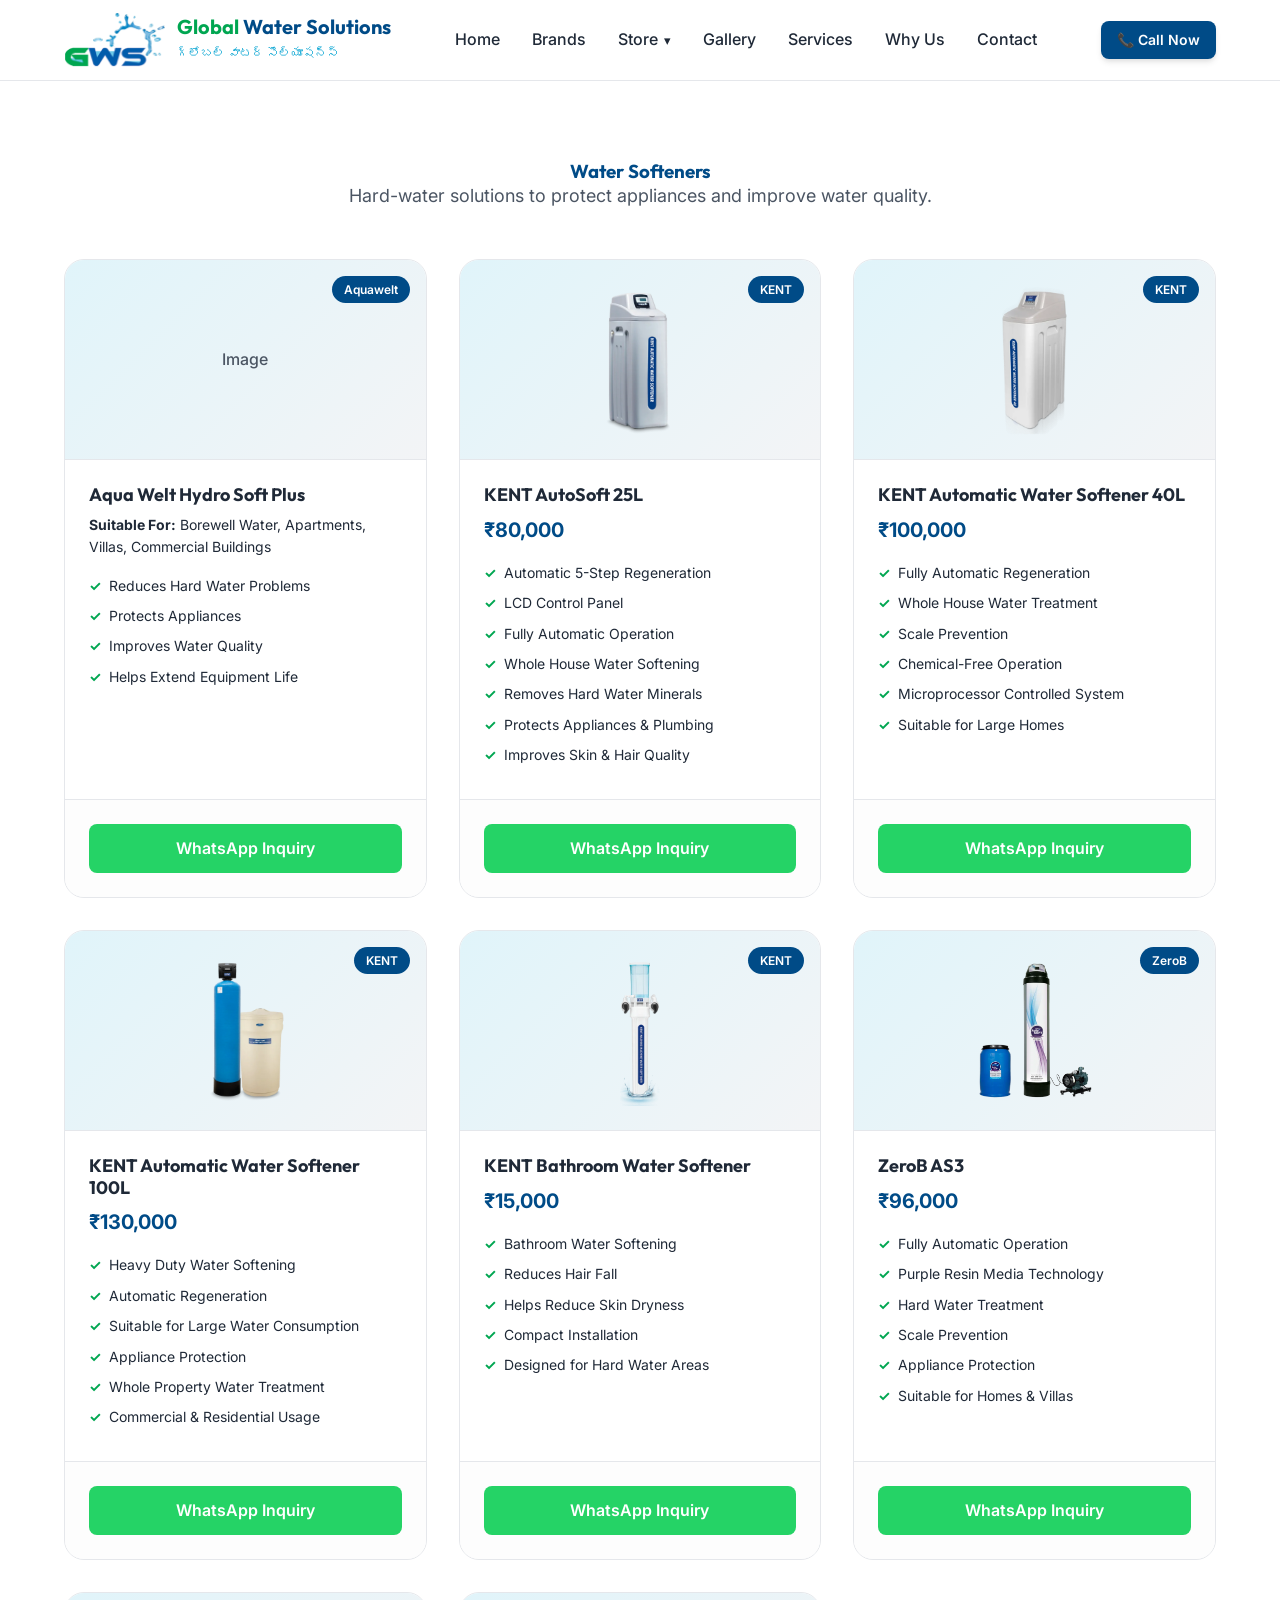
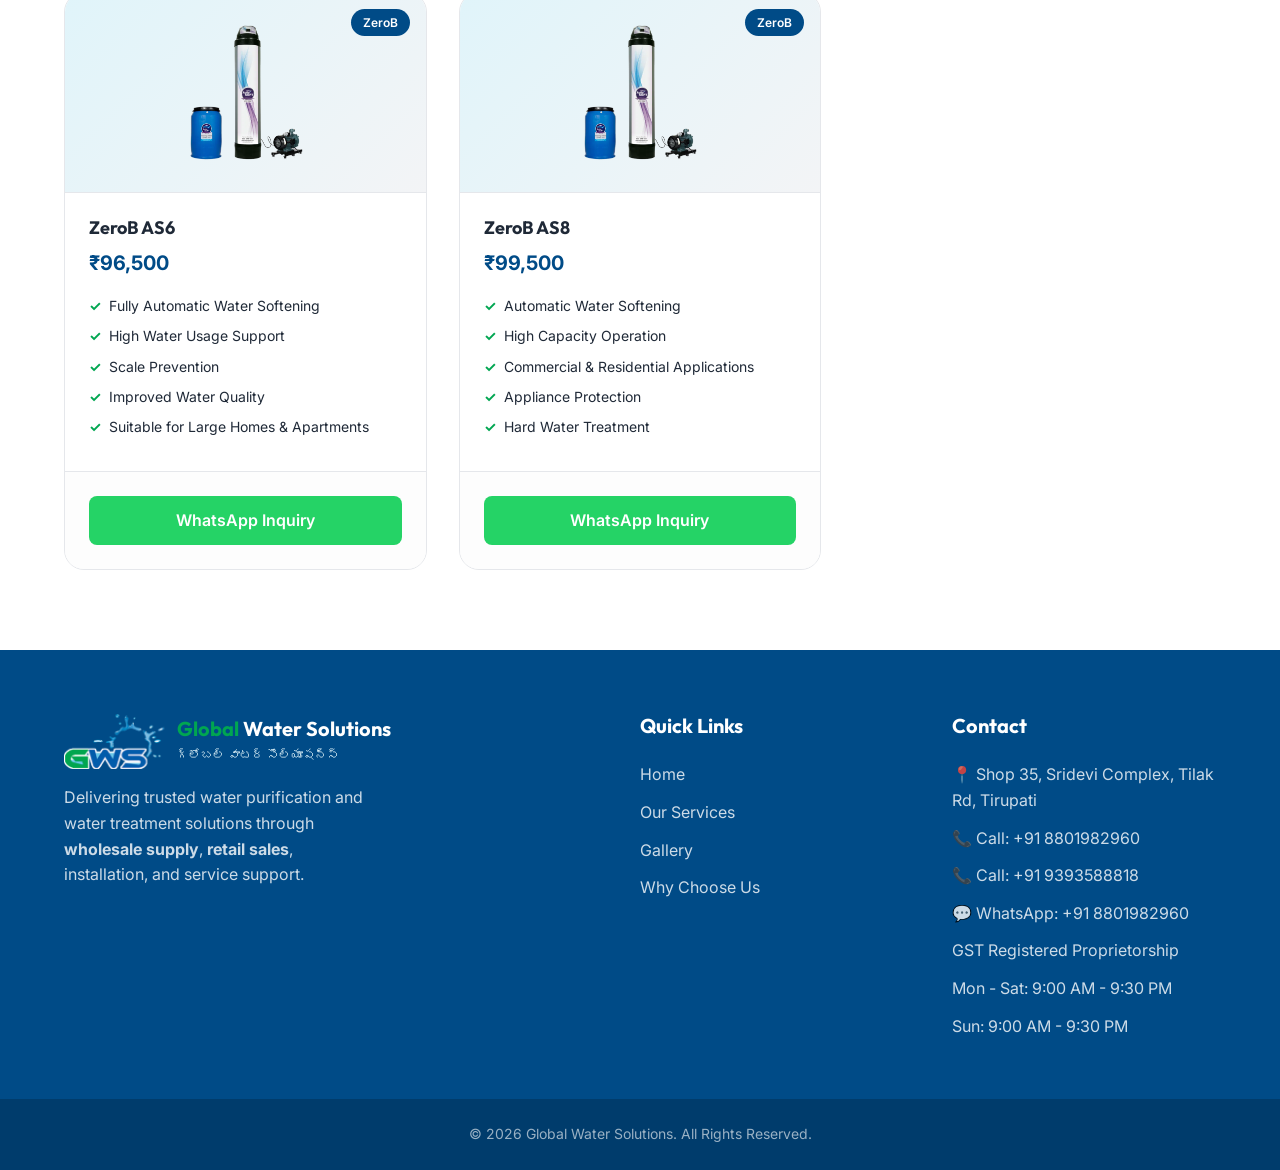
<file: store-softeners.html>
<!DOCTYPE html>
<html lang="en">
<head>
    <meta charset="UTF-8">
    <meta name="viewport" content="width=device-width, initial-scale=1.0">
    <title>Aqua Welt Softeners | Global Water Solutions</title>
    <link rel="preconnect" href="https://fonts.googleapis.com">
    <link rel="preconnect" href="https://fonts.gstatic.com" crossorigin>
    <link href="https://fonts.googleapis.com/css2?family=Outfit:wght@300;400;500;600;700;800&family=Inter:wght@400;500;600&display=swap" rel="stylesheet">
    <link rel="stylesheet" href="style.css">
</head>
<body>
    <!-- Header -->
    <header id="navbar">
        <div class="container header-container">
            <a href="index.html" class="logo">
                <img src="src/LOGO.png" alt="Global Water Solutions Logo" class="brand-logo">
                <div class="logo-text">
                    <h1><span style="color: #00A651;">Global</span> Water Solutions</h1>
                    <span class="logo-telugu">గ్లోబల్ వాటర్ సొల్యూషన్స్</span>
                </div>
            </a>
            <nav class="desktop-nav">
                <a href="index.html#home">Home</a>
                <a href="index.html#brands">Brands</a>
                <div class="dropdown">
                    <a href="#">Store <span style="font-size: 0.8em; margin-left: 2px;">&#9662;</span></a>
                    <div class="dropdown-menu">
                        <a href="store-domestic-ro.html">RO Water Purifiers</a>
                        <a href="store-commercial-ro.html">Commercial RO Water Purifier Systems</a>
                        <a href="store-softeners.html">Softeners</a>
                        <a href="store-geysers.html">Geysers & Water Heaters</a>
                        <a href="store-ac.html">Air Conditioners</a>
                        <a href="store-spares.html">RO Spares</a>
                    </div>
                </div>
                <a href="index.html#gallery">Gallery</a>
                <a href="index.html#services">Services</a>
                <a href="index.html#why-us">Why Us</a>
                <a href="index.html#contact">Contact</a>
            </nav>
            <div class="header-cta">
                <a href="tel:+918801982960" class="btn btn-primary btn-sm">📞 Call Now</a>
                <button class="mobile-menu-btn" aria-label="Toggle Menu">
                    <span></span>
                    <span></span>
                    <span></span>
                </button>
            </div>
        </div>
        <!-- Mobile Menu -->
        <div class="mobile-menu">
            <a href="index.html#home">Home</a>
            <a href="index.html#brands">Brands</a>
            <a href="#">Store <span style="font-size: 0.8em; margin-left: 2px;">&#9662;</span></a>
            <div class="mobile-dropdown-menu">
                <a href="store-domestic-ro.html">RO Water Purifiers</a>
                <a href="store-commercial-ro.html">Commercial RO Water Purifier Systems</a>
                <a href="store-softeners.html">Softeners</a>
                <a href="store-geysers.html">Geysers & Water Heaters</a>
                <a href="store-ac.html">Air Conditioners</a>
                <a href="store-spares.html">RO Spares</a>
            </div>
            <a href="index.html#gallery">Gallery</a>
            <a href="index.html#services">Services</a>
            <a href="index.html#why-us">Why Us</a>
            <a href="index.html#contact">Contact</a>
        </div>
    </header>

    <main>
        <div style="padding-top: 80px;"></div>

        <!-- WATER SOFTENERS -->
        <section id="softeners" class="store-section">
            <div class="container">
                <div class="section-header text-center">
                    <h3 class="section-title">Water Softeners</h3>
                    <p class="section-desc">Hard-water solutions to protect appliances and improve water quality.</p>
                </div>
                
                <div class="product-grid">
                    <div class="product-card">
                        <div class="product-img-box">
                            <span class="product-tag">Aquawelt</span>
                            <div class="img-placeholder">Image</div>
                        </div>
                        <div class="product-info">
                            <h4>Aqua Welt Hydro Soft Plus</h4>
                            <p class="suitable-for"><strong>Suitable For:</strong> Borewell Water, Apartments, Villas, Commercial Buildings</p>
                            <ul class="features-list">
                                <li>Reduces Hard Water Problems</li>
                                <li>Protects Appliances</li>
                                <li>Improves Water Quality</li>
                                <li>Helps Extend Equipment Life</li>
                            </ul>
                        </div>
                        <div class="product-actions">
                            <a href="https://wa.me/918801982960?text=Hi,%20I%20would%20like%20to%20know%20more%20about%20the%20Aqua%20Welt%20Hydro%20Soft%20Plus" target="_blank" class="btn btn-whatsapp">WhatsApp Inquiry</a>
                        </div>
                    </div>
                
                    <!-- KENT AutoSoft 25L -->
                    <div class="product-card">
                        <div class="product-img-box">
                            <span class="product-tag">KENT</span>
                            <img src="src/softners/kent-auto-soft-25L" alt="KENT AutoSoft 25L" class="product-img">
                        </div>
                        <div class="product-info">
                            <h4>KENT AutoSoft 25L</h4>
                            <p class="price">₹80,000</p>
                            <ul class="features-list">
                                <li>Automatic 5-Step Regeneration</li>
                                <li>LCD Control Panel</li>
                                <li>Fully Automatic Operation</li>
                                <li>Whole House Water Softening</li>
                                <li>Removes Hard Water Minerals</li>
                                <li>Protects Appliances & Plumbing</li>
                                <li>Improves Skin & Hair Quality</li>
                            </ul>
                        </div>
                        <div class="product-actions">
                            <a href="https://wa.me/918801982960?text=Hi,%20I%20would%20like%20to%20know%20more%20about%20the%20KENT%20AutoSoft%2025L" target="_blank" class="btn btn-whatsapp">WhatsApp Inquiry</a>
                        </div>
                    </div>
                    <!-- KENT Automatic Water Softener 40L -->
                    <div class="product-card">
                        <div class="product-img-box">
                            <span class="product-tag">KENT</span>
                            <img src="src/softners/kent-automatic-water-softener-40l" alt="KENT Automatic Water Softener 40L" class="product-img">
                        </div>
                        <div class="product-info">
                            <h4>KENT Automatic Water Softener 40L</h4>
                            <p class="price">₹100,000</p>
                            <ul class="features-list">
                                <li>Fully Automatic Regeneration</li>
                                <li>Whole House Water Treatment</li>
                                <li>Scale Prevention</li>
                                <li>Chemical-Free Operation</li>
                                <li>Microprocessor Controlled System</li>
                                <li>Suitable for Large Homes</li>
                            </ul>
                        </div>
                        <div class="product-actions">
                            <a href="https://wa.me/918801982960?text=Hi,%20I%20would%20like%20to%20know%20more%20about%20the%20KENT%20Automatic%20Water%20Softener%2040L" target="_blank" class="btn btn-whatsapp">WhatsApp Inquiry</a>
                        </div>
                    </div>
                    <!-- KENT Automatic Water Softener 100L -->
                    <div class="product-card">
                        <div class="product-img-box">
                            <span class="product-tag">KENT</span>
                            <img src="src/softners/kent-automatic-water-softener-100l" alt="KENT Automatic Water Softener 100L" class="product-img">
                        </div>
                        <div class="product-info">
                            <h4>KENT Automatic Water Softener 100L</h4>
                            <p class="price">₹130,000</p>
                            <ul class="features-list">
                                <li>Heavy Duty Water Softening</li>
                                <li>Automatic Regeneration</li>
                                <li>Suitable for Large Water Consumption</li>
                                <li>Appliance Protection</li>
                                <li>Whole Property Water Treatment</li>
                                <li>Commercial & Residential Usage</li>
                            </ul>
                        </div>
                        <div class="product-actions">
                            <a href="https://wa.me/918801982960?text=Hi,%20I%20would%20like%20to%20know%20more%20about%20the%20KENT%20Automatic%20Water%20Softener%20100L" target="_blank" class="btn btn-whatsapp">WhatsApp Inquiry</a>
                        </div>
                    </div>
                    <!-- KENT Bathroom Water Softener -->
                    <div class="product-card">
                        <div class="product-img-box">
                            <span class="product-tag">KENT</span>
                            <img src="src/softners/kent-bathroom-water-softener" alt="KENT Bathroom Water Softener" class="product-img">
                        </div>
                        <div class="product-info">
                            <h4>KENT Bathroom Water Softener</h4>
                            <p class="price">₹15,000</p>
                            <ul class="features-list">
                                <li>Bathroom Water Softening</li>
                                <li>Reduces Hair Fall</li>
                                <li>Helps Reduce Skin Dryness</li>
                                <li>Compact Installation</li>
                                <li>Designed for Hard Water Areas</li>
                            </ul>
                        </div>
                        <div class="product-actions">
                            <a href="https://wa.me/918801982960?text=Hi,%20I%20would%20like%20to%20know%20more%20about%20the%20KENT%20Bathroom%20Water%20Softener" target="_blank" class="btn btn-whatsapp">WhatsApp Inquiry</a>
                        </div>
                    </div>
                    <!-- ZeroB AS3 -->
                    <div class="product-card">
                        <div class="product-img-box">
                            <span class="product-tag">ZeroB</span>
                            <img src="src/softners/zeroB as3.webp" alt="ZeroB AS3" class="product-img">
                        </div>
                        <div class="product-info">
                            <h4>ZeroB AS3</h4>
                            <p class="price">₹96,000</p>
                            <ul class="features-list">
                                <li>Fully Automatic Operation</li>
                                <li>Purple Resin Media Technology</li>
                                <li>Hard Water Treatment</li>
                                <li>Scale Prevention</li>
                                <li>Appliance Protection</li>
                                <li>Suitable for Homes & Villas</li>
                            </ul>
                        </div>
                        <div class="product-actions">
                            <a href="https://wa.me/918801982960?text=Hi,%20I%20would%20like%20to%20know%20more%20about%20the%20ZeroB%20AS3" target="_blank" class="btn btn-whatsapp">WhatsApp Inquiry</a>
                        </div>
                    </div>
                    <!-- ZeroB AS6 -->
                    <div class="product-card">
                        <div class="product-img-box">
                            <span class="product-tag">ZeroB</span>
                            <img src="src/softners/zeroB as6.webp" alt="ZeroB AS6" class="product-img">
                        </div>
                        <div class="product-info">
                            <h4>ZeroB AS6</h4>
                            <p class="price">₹96,500</p>
                            <ul class="features-list">
                                <li>Fully Automatic Water Softening</li>
                                <li>High Water Usage Support</li>
                                <li>Scale Prevention</li>
                                <li>Improved Water Quality</li>
                                <li>Suitable for Large Homes & Apartments</li>
                            </ul>
                        </div>
                        <div class="product-actions">
                            <a href="https://wa.me/918801982960?text=Hi,%20I%20would%20like%20to%20know%20more%20about%20the%20ZeroB%20AS6" target="_blank" class="btn btn-whatsapp">WhatsApp Inquiry</a>
                        </div>
                    </div>
                    <!-- ZeroB AS8 -->
                    <div class="product-card">
                        <div class="product-img-box">
                            <span class="product-tag">ZeroB</span>
                            <img src="src/softners/zeroB as8.webp" alt="ZeroB AS8" class="product-img">
                        </div>
                        <div class="product-info">
                            <h4>ZeroB AS8</h4>
                            <p class="price">₹99,500</p>
                            <ul class="features-list">
                                <li>Automatic Water Softening</li>
                                <li>High Capacity Operation</li>
                                <li>Commercial & Residential Applications</li>
                                <li>Appliance Protection</li>
                                <li>Hard Water Treatment</li>
                            </ul>
                        </div>
                        <div class="product-actions">
                            <a href="https://wa.me/918801982960?text=Hi,%20I%20would%20like%20to%20know%20more%20about%20the%20ZeroB%20AS8" target="_blank" class="btn btn-whatsapp">WhatsApp Inquiry</a>
                        </div>
                    </div>
                </div>
            </div>
        </section>
    </main>

    <!-- Footer -->
    <footer>
        <div class="container footer-container">
            <div class="footer-brand">
                <a href="index.html" class="logo">
                    <img src="src/LOGO.png" alt="Global Water Solutions Logo" class="brand-logo">
                    <div class="logo-text">
                        <h3><span style="color: #00A651;">Global</span> Water Solutions</h3>
                        <span class="logo-telugu">గ్లోబల్ వాటర్ సొల్యూషన్స్</span>
                    </div>
                </a>
                <p>Delivering trusted water purification and water treatment solutions through <strong>wholesale supply</strong>, <strong>retail sales</strong>, installation, and service support.</p>
            </div>
            <div class="footer-links">
                <h4>Quick Links</h4>
                <ul>
                    <li><a href="index.html#home">Home</a></li>
                    <li><a href="index.html#services">Our Services</a></li>
                    <li><a href="index.html#gallery">Gallery</a></li>
                    <li><a href="index.html#why-us">Why Choose Us</a></li>
                </ul>
            </div>
            <div class="footer-contact">
                <h4>Contact</h4>
                <p>📍 <a href="https://www.google.com/maps/place/Global+Water+Solutions/@13.634712,79.421446,17z/data=!4m15!1m8!3m7!1s0x3a4d4ba5ccf7b1e5:0x3122dc1c02b946a7!2sGlobal+Water+Solutions!8m2!3d13.634638!4d79.421603!10e1!16s%2Fg%2F11f64hcysd!3m5!1s0x3a4d4ba5ccf7b1e5:0x3122dc1c02b946a7!8m2!3d13.634638!4d79.421603!16s%2Fg%2F11f64hcysd?entry=ttu&g_ep=EgoyMDI2MDUyNy4wIKXMDSoASAFQAw%3D%3D" target="_blank" class="contact-link">Shop 35, Sridevi Complex, Tilak Rd, Tirupati</a></p>
                <p>📞 <a href="tel:+918801982960" class="contact-link">Call: +91 8801982960</a></p>
                <p>📞 <a href="tel:+919393588818" class="contact-link">Call: +91 9393588818</a></p>
                <p>💬 <a href="https://wa.me/918801982960" target="_blank" class="contact-link">WhatsApp: +91 8801982960</a></p>
                <p>GST Registered Proprietorship</p>
                <p>Mon - Sat: 9:00 AM - 9:30 PM</p>
                <p>Sun: 9:00 AM - 9:30 PM</p>
            </div>
        </div>
        <div class="footer-bottom">
            <div class="container">
                <p>&copy; 2026 Global Water Solutions. All Rights Reserved.</p>
            </div>
        </div>
    </footer>
</body>
</html>
</file>
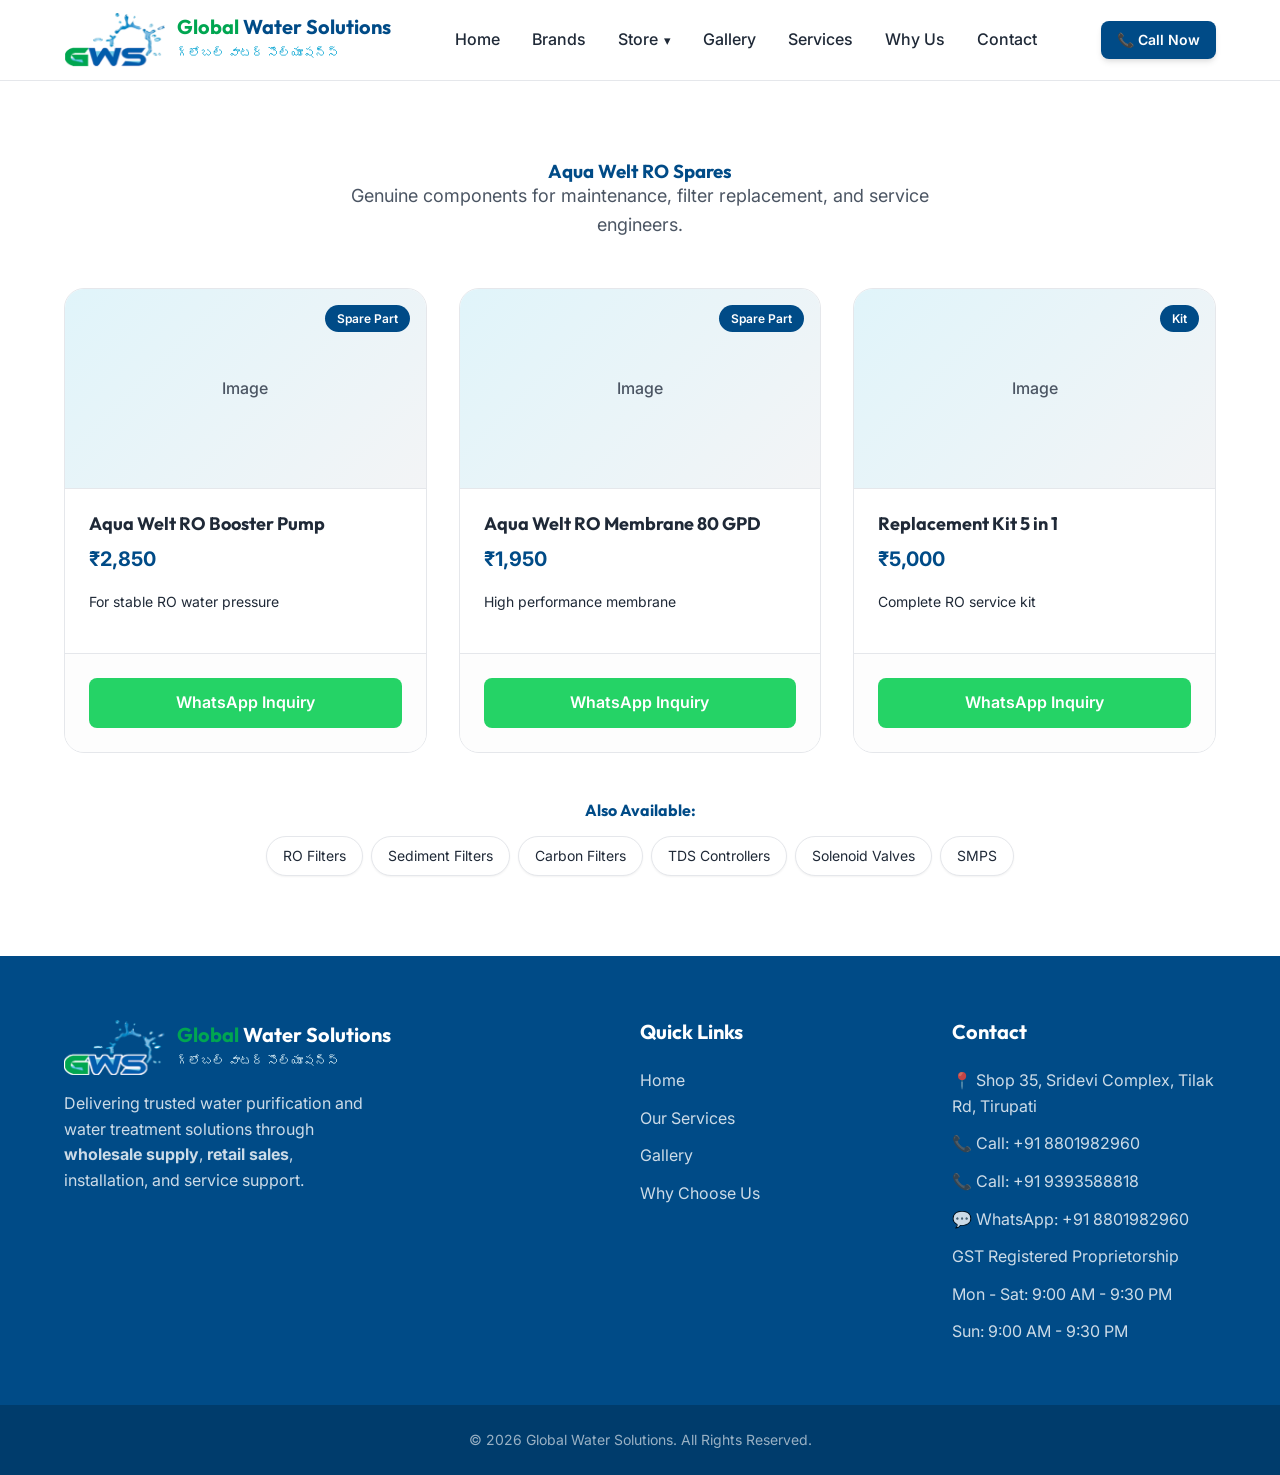
<file: store-spares.html>
<!DOCTYPE html>
<html lang="en">
<head>
    <meta charset="UTF-8">
    <meta name="viewport" content="width=device-width, initial-scale=1.0">
    <title>Aqua Welt RO Spares | Global Water Solutions</title>
    <link rel="preconnect" href="https://fonts.googleapis.com">
    <link rel="preconnect" href="https://fonts.gstatic.com" crossorigin>
    <link href="https://fonts.googleapis.com/css2?family=Outfit:wght@300;400;500;600;700;800&family=Inter:wght@400;500;600&display=swap" rel="stylesheet">
    <link rel="stylesheet" href="style.css">
</head>
<body>
    <!-- Header -->
    <header id="navbar">
        <div class="container header-container">
            <a href="index.html" class="logo">
                <img src="src/LOGO.png" alt="Global Water Solutions Logo" class="brand-logo">
                <div class="logo-text">
                    <h1><span style="color: #00A651;">Global</span> Water Solutions</h1>
                    <span class="logo-telugu">గ్లోబల్ వాటర్ సొల్యూషన్స్</span>
                </div>
            </a>
            <nav class="desktop-nav">
                <a href="index.html#home">Home</a>
                <a href="index.html#brands">Brands</a>
                <div class="dropdown">
                    <a href="#">Store <span style="font-size: 0.8em; margin-left: 2px;">&#9662;</span></a>
                    <div class="dropdown-menu">
                        <a href="store-domestic-ro.html">RO Water Purifiers</a>
                        <a href="store-commercial-ro.html">Commercial RO Water Purifier Systems</a>
                        <a href="store-softeners.html">Softeners</a>
                        <a href="store-geysers.html">Geysers & Water Heaters</a>
                        <a href="store-ac.html">Air Conditioners</a>
                        <a href="store-spares.html">RO Spares</a>
                    </div>
                </div>
                <a href="index.html#gallery">Gallery</a>
                <a href="index.html#services">Services</a>
                <a href="index.html#why-us">Why Us</a>
                <a href="index.html#contact">Contact</a>
            </nav>
            <div class="header-cta">
                <a href="tel:+918801982960" class="btn btn-primary btn-sm">📞 Call Now</a>
                <button class="mobile-menu-btn" aria-label="Toggle Menu">
                    <span></span>
                    <span></span>
                    <span></span>
                </button>
            </div>
        </div>
        <!-- Mobile Menu -->
        <div class="mobile-menu">
            <a href="index.html#home">Home</a>
            <a href="index.html#brands">Brands</a>
            <a href="#">Store <span style="font-size: 0.8em; margin-left: 2px;">&#9662;</span></a>
            <div class="mobile-dropdown-menu">
                <a href="store-domestic-ro.html">RO Water Purifiers</a>
                <a href="store-commercial-ro.html">Commercial RO Water Purifier Systems</a>
                <a href="store-softeners.html">Softeners</a>
                <a href="store-geysers.html">Geysers & Water Heaters</a>
                <a href="store-ac.html">Air Conditioners</a>
                <a href="store-spares.html">RO Spares</a>
            </div>
            <a href="index.html#gallery">Gallery</a>
            <a href="index.html#services">Services</a>
            <a href="index.html#why-us">Why Us</a>
            <a href="index.html#contact">Contact</a>
        </div>
    </header>

    <main>
        <div style="padding-top: 80px;"></div>

        <!-- SPARE PARTS -->
        <section id="spare-parts" class="store-section bg-light-blue">
            <div class="container">
                <div class="section-header text-center">
                    <h3 class="section-title">Aqua Welt RO Spares</h3>
                    <p class="section-desc">Genuine components for maintenance, filter replacement, and service engineers.</p>
                </div>
                
                <div class="product-grid">
                    <div class="product-card">
                        <div class="product-img-box">
                            <span class="product-tag">Spare Part</span>
                            <div class="img-placeholder">Image</div>
                        </div>
                        <div class="product-info">
                            <h4>Aqua Welt RO Booster Pump</h4>
                            <p class="price">₹2,850</p>
                            <p class="suitable-for">For stable RO water pressure</p>
                        </div>
                        <div class="product-actions">
                            <a href="https://wa.me/918801982960?text=Hi,%20I%20would%20like%20to%20order%20the%20RO%20Booster%20Pump" target="_blank" class="btn btn-whatsapp">WhatsApp Inquiry</a>
                        </div>
                    </div>

                    <div class="product-card">
                        <div class="product-img-box">
                            <span class="product-tag">Spare Part</span>
                            <div class="img-placeholder">Image</div>
                        </div>
                        <div class="product-info">
                            <h4>Aqua Welt RO Membrane 80 GPD</h4>
                            <p class="price">₹1,950</p>
                            <p class="suitable-for">High performance membrane</p>
                        </div>
                        <div class="product-actions">
                            <a href="https://wa.me/918801982960?text=Hi,%20I%20would%20like%20to%20order%20the%20RO%20Membrane" target="_blank" class="btn btn-whatsapp">WhatsApp Inquiry</a>
                        </div>
                    </div>

                    <div class="product-card">
                        <div class="product-img-box">
                            <span class="product-tag">Kit</span>
                            <div class="img-placeholder">Image</div>
                        </div>
                        <div class="product-info">
                            <h4>Replacement Kit 5 in 1</h4>
                            <p class="price">₹5,000</p>
                            <p class="suitable-for">Complete RO service kit</p>
                        </div>
                        <div class="product-actions">
                            <a href="https://wa.me/918801982960?text=Hi,%20I%20would%20like%20to%20order%20the%20Replacement%20Kit" target="_blank" class="btn btn-whatsapp">WhatsApp Inquiry</a>
                        </div>
                    </div>
                </div>

                <div class="other-spares-list text-center">
                    <h4 style="margin-top: 3rem; margin-bottom: 1rem;">Also Available:</h4>
                    <div style="display: flex; flex-wrap: wrap; justify-content: center; gap: 0.5rem;">
                        <span class="spare-pill">RO Filters</span>
                        <span class="spare-pill">Sediment Filters</span>
                        <span class="spare-pill">Carbon Filters</span>
                        <span class="spare-pill">TDS Controllers</span>
                        <span class="spare-pill">Solenoid Valves</span>
                        <span class="spare-pill">SMPS</span>
                    </div>
                </div>
            </div>
        </section>
    </main>

    <!-- Footer -->
    <footer>
        <div class="container footer-container">
            <div class="footer-brand">
                <a href="index.html" class="logo">
                    <img src="src/LOGO.png" alt="Global Water Solutions Logo" class="brand-logo">
                    <div class="logo-text">
                        <h3><span style="color: #00A651;">Global</span> Water Solutions</h3>
                        <span class="logo-telugu">గ్లోబల్ వాటర్ సొల్యూషన్స్</span>
                    </div>
                </a>
                <p>Delivering trusted water purification and water treatment solutions through <strong>wholesale supply</strong>, <strong>retail sales</strong>, installation, and service support.</p>
            </div>
            <div class="footer-links">
                <h4>Quick Links</h4>
                <ul>
                    <li><a href="index.html#home">Home</a></li>
                    <li><a href="index.html#services">Our Services</a></li>
                    <li><a href="index.html#gallery">Gallery</a></li>
                    <li><a href="index.html#why-us">Why Choose Us</a></li>
                </ul>
            </div>
            <div class="footer-contact">
                <h4>Contact</h4>
                <p>📍 <a href="https://www.google.com/maps/place/Global+Water+Solutions/@13.634712,79.421446,17z/data=!4m15!1m8!3m7!1s0x3a4d4ba5ccf7b1e5:0x3122dc1c02b946a7!2sGlobal+Water+Solutions!8m2!3d13.634638!4d79.421603!10e1!16s%2Fg%2F11f64hcysd!3m5!1s0x3a4d4ba5ccf7b1e5:0x3122dc1c02b946a7!8m2!3d13.634638!4d79.421603!16s%2Fg%2F11f64hcysd?entry=ttu&g_ep=EgoyMDI2MDUyNy4wIKXMDSoASAFQAw%3D%3D" target="_blank" class="contact-link">Shop 35, Sridevi Complex, Tilak Rd, Tirupati</a></p>
                <p>📞 <a href="tel:+918801982960" class="contact-link">Call: +91 8801982960</a></p>
                <p>📞 <a href="tel:+919393588818" class="contact-link">Call: +91 9393588818</a></p>
                <p>💬 <a href="https://wa.me/918801982960" target="_blank" class="contact-link">WhatsApp: +91 8801982960</a></p>
                <p>GST Registered Proprietorship</p>
                <p>Mon - Sat: 9:00 AM - 9:30 PM</p>
                <p>Sun: 9:00 AM - 9:30 PM</p>
            </div>
        </div>
        <div class="footer-bottom">
            <div class="container">
                <p>&copy; 2026 Global Water Solutions. All Rights Reserved.</p>
            </div>
        </div>
    </footer>
</body>
</html>
</file>
<file: style.css>
/* ==========================================================================
   CSS Variables & Tokens
   ========================================================================== */
:root {
    /* Colors - Brand (Water/Trust Theme) */
    --clr-primary: #004B87;      /* Deep Sea Blue - Trust, Authority */
    --clr-primary-light: #0066B3;
    --clr-secondary: #00A2D1;    /* Aqua/Cyan - Freshness, Purity */
    --clr-secondary-light: #E0F4FA;
    
    /* Colors - Neutral */
    --clr-text-main: #1F2937;
    --clr-text-muted: #4B5563;
    --clr-bg-main: #FFFFFF;
    --clr-bg-alt: #F3F4F6;
    --clr-border: #E5E7EB;
    
    /* Colors - Accent */
    --clr-star: #F59E0B;         /* Gold for 5.0 stars */
    --clr-success: #10B981;
    
    /* Typography */
    --font-heading: 'Outfit', sans-serif;
    --font-body: 'Inter', sans-serif;
    
    /* Spacing & Layout */
    --max-width: 1200px;
    --section-pad: 5rem 1rem;
    --radius-sm: 8px;
    --radius-md: 12px;
    --radius-lg: 20px;
    
    /* Effects */
    --shadow-sm: 0 1px 2px 0 rgba(0, 0, 0, 0.05);
    --shadow-md: 0 4px 6px -1px rgba(0, 0, 0, 0.1), 0 2px 4px -1px rgba(0, 0, 0, 0.06);
    --shadow-lg: 0 10px 15px -3px rgba(0, 0, 0, 0.1), 0 4px 6px -2px rgba(0, 0, 0, 0.05);
    --shadow-hover: 0 20px 25px -5px rgba(0, 0, 0, 0.1), 0 10px 10px -5px rgba(0, 0, 0, 0.04);
    --transition: all 0.3s ease;
}

/* ==========================================================================
   Reset & Base Styles
   ========================================================================== */
* {
    margin: 0;
    padding: 0;
    box-sizing: border-box;
}

html {
    scroll-behavior: smooth;
}

body {
    font-family: var(--font-body);
    color: var(--clr-text-main);
    background-color: var(--clr-bg-main);
    line-height: 1.6;
    overflow-x: hidden;
}

h1, h2, h3, h4, h5, h6 {
    font-family: var(--font-heading);
    font-weight: 700;
    line-height: 1.2;
    color: var(--clr-primary);
}

a {
    text-decoration: none;
    color: inherit;
    transition: var(--transition);
}

ul {
    list-style: none;
}

img {
    max-width: 100%;
    height: auto;
    display: block;
}

.container {
    width: 100%;
    max-width: var(--max-width);
    margin: 0 auto;
    padding: 0 1.5rem;
}

.text-center { text-align: center; }
.w-full { width: 100%; }
.mt-2 { margin-top: 0.5rem; }
.mt-3 { margin-top: 1rem; }
.mt-4 { margin-top: 1.5rem; }

/* ==========================================================================
   Buttons
   ========================================================================== */
.btn {
    display: inline-flex;
    align-items: center;
    justify-content: center;
    padding: 0.75rem 1.5rem;
    font-family: var(--font-body);
    font-weight: 600;
    border-radius: var(--radius-sm);
    cursor: pointer;
    border: none;
    font-size: 1rem;
    transition: var(--transition);
}

.btn-primary {
    background-color: var(--clr-primary);
    color: #fff;
    box-shadow: var(--shadow-md);
}

.btn-primary:hover {
    background-color: var(--clr-primary-light);
    transform: translateY(-2px);
    box-shadow: var(--shadow-lg);
}

.btn-secondary {
    background-color: var(--clr-secondary);
    color: #fff;
    box-shadow: var(--shadow-md);
}

.btn-secondary:hover {
    background-color: #0088B0;
    transform: translateY(-2px);
    box-shadow: var(--shadow-lg);
}

.btn-outline {
    background-color: transparent;
    border: 2px solid var(--clr-primary);
    color: var(--clr-primary);
}

.btn-outline:hover {
    background-color: var(--clr-secondary-light);
}

.btn-sm {
    padding: 0.5rem 1rem;
    font-size: 0.875rem;
}

/* ==========================================================================
   Header & Navigation
   ========================================================================== */
header {
    position: fixed;
    top: 0;
    left: 0;
    width: 100%;
    background-color: rgba(255, 255, 255, 0.95);
    backdrop-filter: blur(10px);
    border-bottom: 1px solid var(--clr-border);
    z-index: 1000;
    transition: var(--transition);
}

header.scrolled {
    box-shadow: var(--shadow-sm);
}

.header-container {
    display: flex;
    justify-content: space-between;
    align-items: center;
    height: 80px;
}

.logo {
    display: flex;
    align-items: center;
    gap: 0.75rem;
}

.logo-icon {
    font-size: 2rem;
    display: none; /* Hide if not needed anymore, or keep for fallback */
}

.brand-logo {
    height: 55px;
    width: auto;
    object-fit: contain;
}

.logo-text h1 {
    font-size: 1.25rem;
    margin: 0;
    color: var(--clr-primary);
}

.logo-telugu {
    font-size: 0.75rem;
    color: var(--clr-secondary);
    font-weight: 500;
}

.desktop-nav {
    display: none;
    gap: 2rem;
}

.desktop-nav a {
    font-weight: 500;
    color: var(--clr-text-main);
    position: relative;
}

.desktop-nav a::after {
    content: '';
    position: absolute;
    bottom: -4px;
    left: 0;
    width: 0;
    height: 2px;
    background-color: var(--clr-secondary);
    transition: var(--transition);
}

.desktop-nav a:hover::after {
    width: 100%;
}

/* Dropdown Styles */
.dropdown {
    position: relative;
    display: inline-block;
}

.dropdown-menu {
    display: none;
    position: absolute;
    top: 100%;
    left: 0;
    background-color: white;
    min-width: 300px;
    box-shadow: var(--shadow-lg);
    border: 1px solid var(--clr-border);
    border-top: 2px solid #FF6B6B; /* Based on the image showing a red top border */
    z-index: 1000;
    padding: 0.5rem 0;
}

.dropdown:hover .dropdown-menu {
    display: block;
    animation: fadeIn 0.2s ease;
}

.dropdown-menu a {
    color: var(--clr-text-main);
    padding: 1rem 1.5rem;
    display: block;
    font-size: 0.9rem;
    font-weight: 500;
    text-transform: uppercase;
}

.dropdown-menu a::after {
    display: none;
}

.dropdown-menu a:hover {
    background-color: var(--clr-bg-main);
    color: #FF6B6B;
}

@keyframes fadeIn {
    from { opacity: 0; transform: translateY(10px); }
    to { opacity: 1; transform: translateY(0); }
}

/* Mobile dropdown styles */
.mobile-dropdown-menu {
    display: flex;
    flex-direction: column;
    padding-left: 1.5rem;
    margin-top: 0.5rem;
    margin-bottom: 1rem;
    border-left: 2px solid var(--clr-border);
}

.mobile-dropdown-menu a {
    font-size: 1.1rem;
    padding: 0.5rem 0;
    color: var(--clr-text-light);
    text-transform: uppercase;
}

.mobile-dropdown-menu a:hover {
    color: #FF6B6B;
}
.header-cta {
    display: flex;
    align-items: center;
    gap: 1rem;
}

.mobile-menu-btn {
    display: block;
    background: none;
    border: none;
    cursor: pointer;
    width: 30px;
    height: 20px;
    position: relative;
    z-index: 1001;
}

.mobile-menu-btn span {
    display: block;
    width: 100%;
    height: 2px;
    background-color: var(--clr-primary);
    position: absolute;
    transition: var(--transition);
}

.mobile-menu-btn span:nth-child(1) { top: 0; }
.mobile-menu-btn span:nth-child(2) { top: 9px; }
.mobile-menu-btn span:nth-child(3) { top: 18px; }

.mobile-menu-btn.active span:nth-child(1) {
    transform: rotate(45deg);
    top: 9px;
}
.mobile-menu-btn.active span:nth-child(2) {
    opacity: 0;
}
.mobile-menu-btn.active span:nth-child(3) {
    transform: rotate(-45deg);
    top: 9px;
}

.mobile-menu {
    position: fixed;
    top: 80px;
    left: 0;
    width: 100%;
    background-color: var(--clr-bg-main);
    padding: 1.5rem;
    display: flex;
    flex-direction: column;
    gap: 1.5rem;
    box-shadow: var(--shadow-md);
    transform: translateY(-100%);
    opacity: 0;
    visibility: hidden;
    transition: var(--transition);
    border-top: 1px solid var(--clr-border);
}

.mobile-menu.active {
    transform: translateY(0);
    opacity: 1;
    visibility: visible;
}

.mobile-menu a {
    font-size: 1.125rem;
    font-weight: 500;
    border-bottom: 1px solid var(--clr-bg-alt);
    padding-bottom: 0.5rem;
}

/* ==========================================================================
   Hero Section
   ========================================================================== */
.hero {
    padding-top: 120px;
    padding-bottom: 4rem;
    background: #ebf7fe;
    position: relative;
    overflow: hidden;
}

.hero::before {
    display: none;
}

.hero-container {
    display: grid;
    grid-template-columns: 1fr;
    gap: 3rem;
    position: relative;
    z-index: 1;
}

.trust-badge {
    display: inline-flex;
    align-items: center;
    gap: 0.5rem;
    background-color: white;
    padding: 0.5rem 1rem;
    border-radius: 50px;
    box-shadow: var(--shadow-sm);
    margin-bottom: 1.5rem;
    font-size: 0.875rem;
    font-weight: 600;
}

.stars {
    color: var(--clr-star);
    letter-spacing: 2px;
}

.hero-title {
    font-size: 2.5rem;
    margin-bottom: 1rem;
    line-height: 1.1;
    color: var(--clr-primary);
}

.hero-description {
    font-size: 1.125rem;
    color: var(--clr-text-muted);
    margin-bottom: 2rem;
    max-width: 540px;
}

.hero-actions {
    display: flex;
    flex-wrap: wrap;
    gap: 1rem;
    margin-bottom: 2rem;
}

.hero-features {
    display: flex;
    flex-direction: column;
    gap: 0.75rem;
    font-size: 0.875rem;
    font-weight: 500;
    color: var(--clr-text-muted);
}

.check {
    color: var(--clr-success);
    font-weight: bold;
    margin-right: 0.25rem;
}

.hero-image-wrapper {
    display: flex;
    justify-content: center;
    align-items: center;
}

.hero-product-image {
    width: 100%;
    max-width: 600px;
    height: auto;
    object-fit: contain;
    mix-blend-mode: multiply;
    transition: transform 0.3s ease;
}

.hero-product-image:hover {
    transform: translateY(-10px);
}

.hero-image-placeholder {
    width: 100%;
    max-width: 400px;
    aspect-ratio: 1;
    background: linear-gradient(135deg, var(--clr-primary) 0%, var(--clr-secondary) 100%);
    border-radius: 30% 70% 70% 30% / 30% 30% 70% 70%;
    position: relative;
    display: flex;
    flex-direction: column;
    justify-content: center;
    align-items: center;
    color: white;
    box-shadow: var(--shadow-lg);
    animation: morph 8s ease-in-out infinite;
    text-align: center;
    padding: 2rem;
}

.water-drop {
    font-size: 4rem;
    margin-bottom: 1rem;
}

.water-drop::before { content: '💧'; }

.glass-effect {
    position: absolute;
    top: 10%;
    left: 10%;
    width: 80%;
    height: 80%;
    background: rgba(255, 255, 255, 0.1);
    backdrop-filter: blur(5px);
    border-radius: inherit;
    border: 1px solid rgba(255,255,255,0.2);
}

.placeholder-text {
    font-family: var(--font-heading);
    font-size: 1.5rem;
    font-weight: 600;
    z-index: 1;
}

@keyframes morph {
    0% { border-radius: 30% 70% 70% 30% / 30% 30% 70% 70%; }
    50% { border-radius: 70% 30% 30% 70% / 70% 70% 30% 30%; }
    100% { border-radius: 30% 70% 70% 30% / 30% 30% 70% 70%; }
}

/* ==========================================================================
   Trust Bar
   ========================================================================== */
.trust-bar {
    background-color: white;
    padding: 2rem 0;
}

.trust-bar-container {
    display: grid;
    grid-template-columns: 1fr;
    gap: 1.5rem;
}

.trust-item {
    display: flex;
    align-items: center;
    gap: 1rem;
    padding: 1rem;
    background: var(--clr-bg-alt);
    border-radius: var(--radius-md);
    transition: var(--transition);
}

.trust-item:hover {
    transform: translateY(-3px);
    box-shadow: var(--shadow-sm);
    background: var(--clr-secondary-light);
}

.trust-item .icon {
    font-size: 2rem;
    background: white;
    width: 50px;
    height: 50px;
    display: flex;
    align-items: center;
    justify-content: center;
    border-radius: 50%;
    box-shadow: var(--shadow-sm);
}

.trust-item strong {
    display: block;
    color: var(--clr-primary);
    font-family: var(--font-heading);
}

.trust-item span {
    font-size: 0.875rem;
    color: var(--clr-text-muted);
}

/* ==========================================================================
   Services Section
   ========================================================================== */
.services {
    padding: var(--section-pad);
    background-color: var(--clr-bg-main);
}

.section-header {
    margin-bottom: 3rem;
}

.section-header h2 {
    font-size: 2.25rem;
    margin-bottom: 0.5rem;
}

.section-header p {
    color: var(--clr-text-muted);
    font-size: 1.125rem;
    max-width: 600px;
    margin: 0 auto;
}

.services-grid {
    display: grid;
    grid-template-columns: 1fr;
    gap: 2rem;
}

.service-card {
    background: white;
    border: 1px solid var(--clr-border);
    border-radius: var(--radius-lg);
    padding: 2rem;
    transition: var(--transition);
    position: relative;
    overflow: hidden;
}

.service-card::before {
    content: '';
    position: absolute;
    top: 0;
    left: 0;
    width: 100%;
    height: 4px;
    background: var(--clr-secondary);
    transform: scaleX(0);
    transform-origin: left;
    transition: transform 0.3s ease;
}

.service-card:hover {
    box-shadow: var(--shadow-hover);
    transform: translateY(-5px);
    border-color: transparent;
}

.service-card:hover::before {
    transform: scaleX(1);
}

.service-icon {
    font-size: 2.5rem;
    margin-bottom: 1.5rem;
    background: var(--clr-secondary-light);
    width: 60px;
    height: 60px;
    display: flex;
    align-items: center;
    justify-content: center;
    border-radius: var(--radius-md);
}

.service-card h3 {
    font-size: 1.5rem;
    margin-bottom: 1rem;
}

.service-card p {
    color: var(--clr-text-muted);
    margin-bottom: 1.5rem;
}

.service-list {
    display: flex;
    flex-direction: column;
    gap: 0.5rem;
}

.service-list li {
    display: flex;
    align-items: center;
    gap: 0.5rem;
    font-size: 0.95rem;
    font-weight: 500;
}

.service-list li::before {
    content: '✓';
    color: var(--clr-secondary);
    font-weight: bold;
}

/* ==========================================================================
   Why Us / Testimonials
   ========================================================================== */
.why-us {
    padding: var(--section-pad);
    background-color: var(--clr-bg-alt);
}

.why-us-grid {
    display: grid;
    grid-template-columns: 1fr;
    gap: 3rem;
    align-items: center;
}

.why-us-content h2 {
    font-size: 2.25rem;
    margin-bottom: 1rem;
}

.why-us-content p {
    font-size: 1.125rem;
    color: var(--clr-text-muted);
    margin-bottom: 2rem;
}

.feature-highlights {
    display: flex;
    flex-direction: column;
    gap: 1.5rem;
}

.highlight-item {
    background: white;
    padding: 1.5rem;
    border-radius: var(--radius-md);
    border-left: 4px solid var(--clr-secondary);
    box-shadow: var(--shadow-sm);
}

.highlight-item h4 {
    font-size: 1.25rem;
    margin-bottom: 0.5rem;
}

.highlight-item p {
    margin-bottom: 0;
    font-size: 1rem;
}

.reviews-showcase {
    position: relative;
    display: flex;
    flex-direction: column;
    gap: 1.5rem;
}

.review-card {
    background: white;
    padding: 2rem;
    border-radius: var(--radius-lg);
    box-shadow: var(--shadow-md);
    position: relative;
}

.review-card::after {
    content: '"';
    position: absolute;
    top: 1rem;
    right: 1.5rem;
    font-size: 4rem;
    color: var(--clr-secondary-light);
    font-family: serif;
    line-height: 1;
}

.review-text {
    font-size: 1.125rem;
    font-style: italic;
    margin: 1rem 0;
    position: relative;
    z-index: 1;
}

.reviewer {
    font-weight: 600;
    color: var(--clr-primary);
}

.floating-card {
    display: none;
}

/* ==========================================================================
   Contact Section
   ========================================================================== */
.contact {
    padding: var(--section-pad);
}

.contact-grid {
    display: grid;
    grid-template-columns: 1fr;
    gap: 3rem;
}

.contact-info {
    display: flex;
    flex-direction: column;
    gap: 1.5rem;
}

.info-card {
    background: var(--clr-bg-alt);
    padding: 1.5rem;
    border-radius: var(--radius-md);
    border-left: 4px solid var(--clr-primary);
}

.info-card h3 {
    margin-bottom: 0.5rem;
    font-size: 1.25rem;
}

.info-card p {
    color: var(--clr-text-muted);
}

.info-card a {
    color: var(--clr-primary);
    font-weight: 600;
}

.info-card a:hover {
    text-decoration: underline;
}

.map-container {
    height: 100%;
    min-height: 400px;
}

.map-placeholder {
    width: 100%;
    height: 100%;
    background: linear-gradient(to bottom right, #E5E7EB, #D1D5DB);
    border-radius: var(--radius-lg);
    display: flex;
    flex-direction: column;
    align-items: center;
    justify-content: center;
    padding: 2rem;
    text-align: center;
    box-shadow: var(--shadow-md);
}

.map-icon {
    font-size: 3rem;
    margin-bottom: 1rem;
}

/* ==========================================================================
   Footer
   ========================================================================== */
footer {
    background-color: var(--clr-primary);
    color: white;
    padding-top: 4rem;
}

.footer-container {
    display: grid;
    grid-template-columns: 1fr;
    gap: 3rem;
    margin-bottom: 3rem;
}

.footer-brand .logo-text h3 {
    color: white;
    margin: 0;
    font-size: 1.25rem;
}

.footer-brand .logo-telugu {
    color: var(--clr-secondary-light);
}

.footer-brand p {
    margin-top: 1rem;
    color: rgba(255, 255, 255, 0.8);
    max-width: 300px;
}

.footer-links h4,
.footer-contact h4 {
    color: white;
    margin-bottom: 1.5rem;
    font-size: 1.25rem;
}

.footer-links ul {
    display: flex;
    flex-direction: column;
    gap: 0.75rem;
}

.footer-links a {
    color: rgba(255, 255, 255, 0.8);
}

.footer-links a:hover {
    color: var(--clr-secondary);
    padding-left: 5px;
}

.footer-contact p {
    color: rgba(255, 255, 255, 0.8);
    margin-bottom: 0.75rem;
}

.footer-bottom {
    background-color: rgba(0, 0, 0, 0.2);
    padding: 1.5rem 0;
    text-align: center;
    font-size: 0.875rem;
    color: rgba(255, 255, 255, 0.6);
}

/* ==========================================================================
   Gallery Section
   ========================================================================== */
.gallery {
    padding: var(--section-pad);
    background-color: var(--clr-bg-alt);
}

.gallery-grid {
    display: grid;
    grid-template-columns: repeat(auto-fit, minmax(250px, 1fr));
    gap: 1.5rem;
}

.gallery-item {
    border-radius: var(--radius-md);
    overflow: hidden;
    box-shadow: var(--shadow-sm);
    aspect-ratio: 4/3;
    background-color: var(--clr-bg-main);
    transition: var(--transition);
}

.gallery-item:hover {
    transform: translateY(-5px);
    box-shadow: var(--shadow-md);
}

.gallery-placeholder {
    width: 100%;
    height: 100%;
    display: flex;
    align-items: center;
    justify-content: center;
    background: linear-gradient(135deg, var(--clr-secondary-light) 0%, #F3F4F6 100%);
    color: var(--clr-text-muted);
    font-weight: 500;
    border: 2px dashed var(--clr-border);
    border-radius: var(--radius-md);
}

/* ==========================================================================
   Brands Section
   ========================================================================== */
.brands {
    padding: var(--section-pad);
    background-color: var(--clr-bg-main);
}

.brands-grid {
    display: flex;
    flex-wrap: wrap;
    justify-content: center;
    gap: 2rem;
}

.brand-card {
    text-align: center;
    padding: 1.5rem;
    background: white;
    border-radius: var(--radius-md);
    border: 1px solid var(--clr-border);
    transition: var(--transition);
    width: 160px;
    display: flex;
    flex-direction: column;
    align-items: center;
    justify-content: center;
}

.brand-card:hover {
    box-shadow: var(--shadow-md);
    border-color: var(--clr-primary-light);
    transform: translateY(-3px);
}

.brand-card img {
    max-width: 100%;
    max-height: 85px;
    object-fit: contain;
    font-family: var(--font-heading);
    font-weight: 700;
    color: var(--clr-primary);
    text-align: center;
}

.brand-desc {
    font-size: 0.8rem;
    color: var(--clr-text-muted);
    margin-top: 0.5rem;
    margin-bottom: 0;
}

/* ==========================================================================
   Media Queries
   ========================================================================== */

/* Tablet */
@media (min-width: 768px) {
    .hero-features {
        flex-direction: row;
        gap: 1.5rem;
    }
    
    .trust-bar-container {
        grid-template-columns: repeat(2, 1fr);
    }
    
    .services-grid {
        grid-template-columns: repeat(2, 1fr);
    }
    
    .footer-container {
        grid-template-columns: 2fr 1fr 1fr;
    }
}

/* Desktop */
@media (min-width: 1024px) {
    .desktop-nav {
        display: flex;
    }
    
    .mobile-menu-btn {
        display: none;
    }
    
    .hero-container {
        grid-template-columns: 1.2fr 0.8fr;
        align-items: center;
    }
    
    .hero-title {
        font-size: 3.5rem;
    }
    
    .trust-bar-container {
        grid-template-columns: repeat(4, 1fr);
    }
    
    .services-grid {
        grid-template-columns: repeat(3, 1fr);
    }
    
    .why-us-grid {
        grid-template-columns: 1fr 1fr;
    }
    
    .floating-card {
        display: block;
        position: absolute;
        top: 50%;
        right: -10%;
        transform: translateY(-50%);
        width: 80%;
        z-index: 2;
    }
    
    .contact-grid {
        grid-template-columns: 1fr 1.5fr;
    }
}

/* ==========================================================================
   Store Page Specific Styles
   ========================================================================== */
.store-hero {
    padding: 6rem 0 3rem;
}
.store-subtitle {
    font-size: 1.125rem;
    color: var(--clr-text-light);
    max-width: 700px;
    margin: 0 auto 2rem;
}
.store-trust-badges {
    display: flex;
    flex-wrap: wrap;
    justify-content: center;
    gap: 1rem;
}
.store-trust-badges .badge {
    background: white;
    padding: 0.5rem 1rem;
    border-radius: 50px;
    font-size: 0.875rem;
    font-weight: 500;
    color: var(--clr-primary);
    box-shadow: var(--shadow-sm);
    border: 1px solid var(--clr-border);
}
.store-category-nav {
    background: white;
    border-bottom: 1px solid var(--clr-border);
    position: sticky;
    top: 70px;
    z-index: 90;
    overflow-x: auto;
}
.store-category-nav .cat-links {
    list-style: none;
    padding: 0;
    margin: 0;
    display: flex;
    gap: 2rem;
    white-space: nowrap;
}
.store-category-nav .cat-links a {
    display: block;
    padding: 1rem 0;
    color: var(--clr-text-main);
    font-weight: 500;
    text-decoration: none;
    border-bottom: 3px solid transparent;
    transition: var(--transition);
}
.store-category-nav .cat-links a:hover {
    color: var(--clr-primary);
    border-bottom-color: var(--clr-primary);
}
.store-section {
    padding: 5rem 0;
}
.store-section:nth-child(even) {
    background-color: var(--clr-bg-main);
}
.section-desc {
    text-align: center;
    color: var(--clr-text-light);
    margin-bottom: 3rem;
}
.product-grid {
    display: grid;
    grid-template-columns: repeat(auto-fill, minmax(280px, 1fr));
    gap: 2rem;
}
.product-card {
    background: white;
    border-radius: var(--radius-lg);
    border: 1px solid var(--clr-border);
    overflow: hidden;
    transition: var(--transition);
    display: flex;
    flex-direction: column;
}
.product-card:hover {
    box-shadow: var(--shadow-lg);
    transform: translateY(-5px);
    border-color: var(--clr-primary-light);
}
.product-img-box {
    height: 200px;
    background: linear-gradient(135deg, var(--clr-secondary-light) 0%, #F3F4F6 100%);
    position: relative;
    display: flex;
    align-items: center;
    justify-content: center;
    border-bottom: 1px solid var(--clr-border);
}
.img-placeholder {
    color: var(--clr-text-muted);
    font-weight: 500;
}
.product-tag {
    position: absolute;
    top: 1rem;
    right: 1rem;
    background: var(--clr-primary);
    color: white;
    padding: 0.25rem 0.75rem;
    border-radius: 50px;
    font-size: 0.75rem;
    font-weight: 600;
}
.product-info {
    padding: 1.5rem;
    flex-grow: 1;
}
.product-info h4 {
    margin: 0 0 0.5rem;
    font-size: 1.125rem;
    color: var(--clr-text-main);
}
.product-info .price {
    font-size: 1.25rem;
    font-weight: 700;
    color: var(--clr-primary);
    margin: 0 0 1rem;
}
.suitable-for {
    font-size: 0.875rem;
    color: var(--clr-text-light);
    margin-bottom: 1rem;
}
.features-list {
    list-style: none;
    padding: 0;
    margin: 0;
}
.features-list li {
    font-size: 0.875rem;
    color: var(--clr-text-light);
    margin-bottom: 0.5rem;
    position: relative;
    padding-left: 1.25rem;
}
.features-list li::before {
    content: '✓';
    position: absolute;
    left: 0;
    color: #00A651;
    font-weight: bold;
}
.product-actions {
    padding: 1.5rem;
    border-top: 1px solid var(--clr-border);
    background: #fdfdfd;
}
.btn-whatsapp {
    width: 100%;
    background-color: #25D366;
    color: white;
    text-align: center;
}
.btn-whatsapp:hover {
    background-color: #1ebe5d;
    box-shadow: 0 4px 10px rgba(37, 211, 102, 0.3);
}
.spare-pill {
    background: white;
    border: 1px solid var(--clr-border);
    padding: 0.5rem 1rem;
    border-radius: 50px;
    font-size: 0.875rem;
    color: var(--clr-text-main);
    box-shadow: var(--shadow-sm);
}

/* Featured System styling */
.featured-system {
    border: 2px solid var(--clr-primary);
    box-shadow: 0 4px 15px rgba(0, 166, 81, 0.1);
}


/* Product Images */
.product-img {
    width: 100%;
    height: 100%;
    object-fit: contain;
    padding: 1.5rem;
    transition: transform 0.3s ease;
}
.product-card:hover .product-img {
    transform: scale(1.05);
}


/* Product Gallery Marquee */
.gallery {
    padding: 3rem 0;
    overflow: hidden;
    background: #f8fafc;
}
.gallery-marquee {
    width: 100%;
    overflow: hidden;
    white-space: nowrap;
}
.marquee-content {
    display: inline-flex;
    animation: marquee 40s linear infinite;
    gap: 3rem;
    align-items: center;
}
.marquee-content:hover {
    animation-play-state: paused;
}
.marquee-content img {
    height: 250px;
    min-width: 200px;
    object-fit: contain;
    border-radius: var(--radius-md);
    background: white;
    padding: 1.5rem;
    box-shadow: 0 4px 15px rgba(0,0,0,0.05);
    border: 1px solid var(--clr-border);
    transition: transform 0.3s ease;
}
.marquee-content img:hover {
    transform: scale(1.05);
}
@keyframes marquee {
    0% { transform: translateX(0); }
    100% { transform: translateX(calc(-50% - 1.5rem)); }
}
</file>
